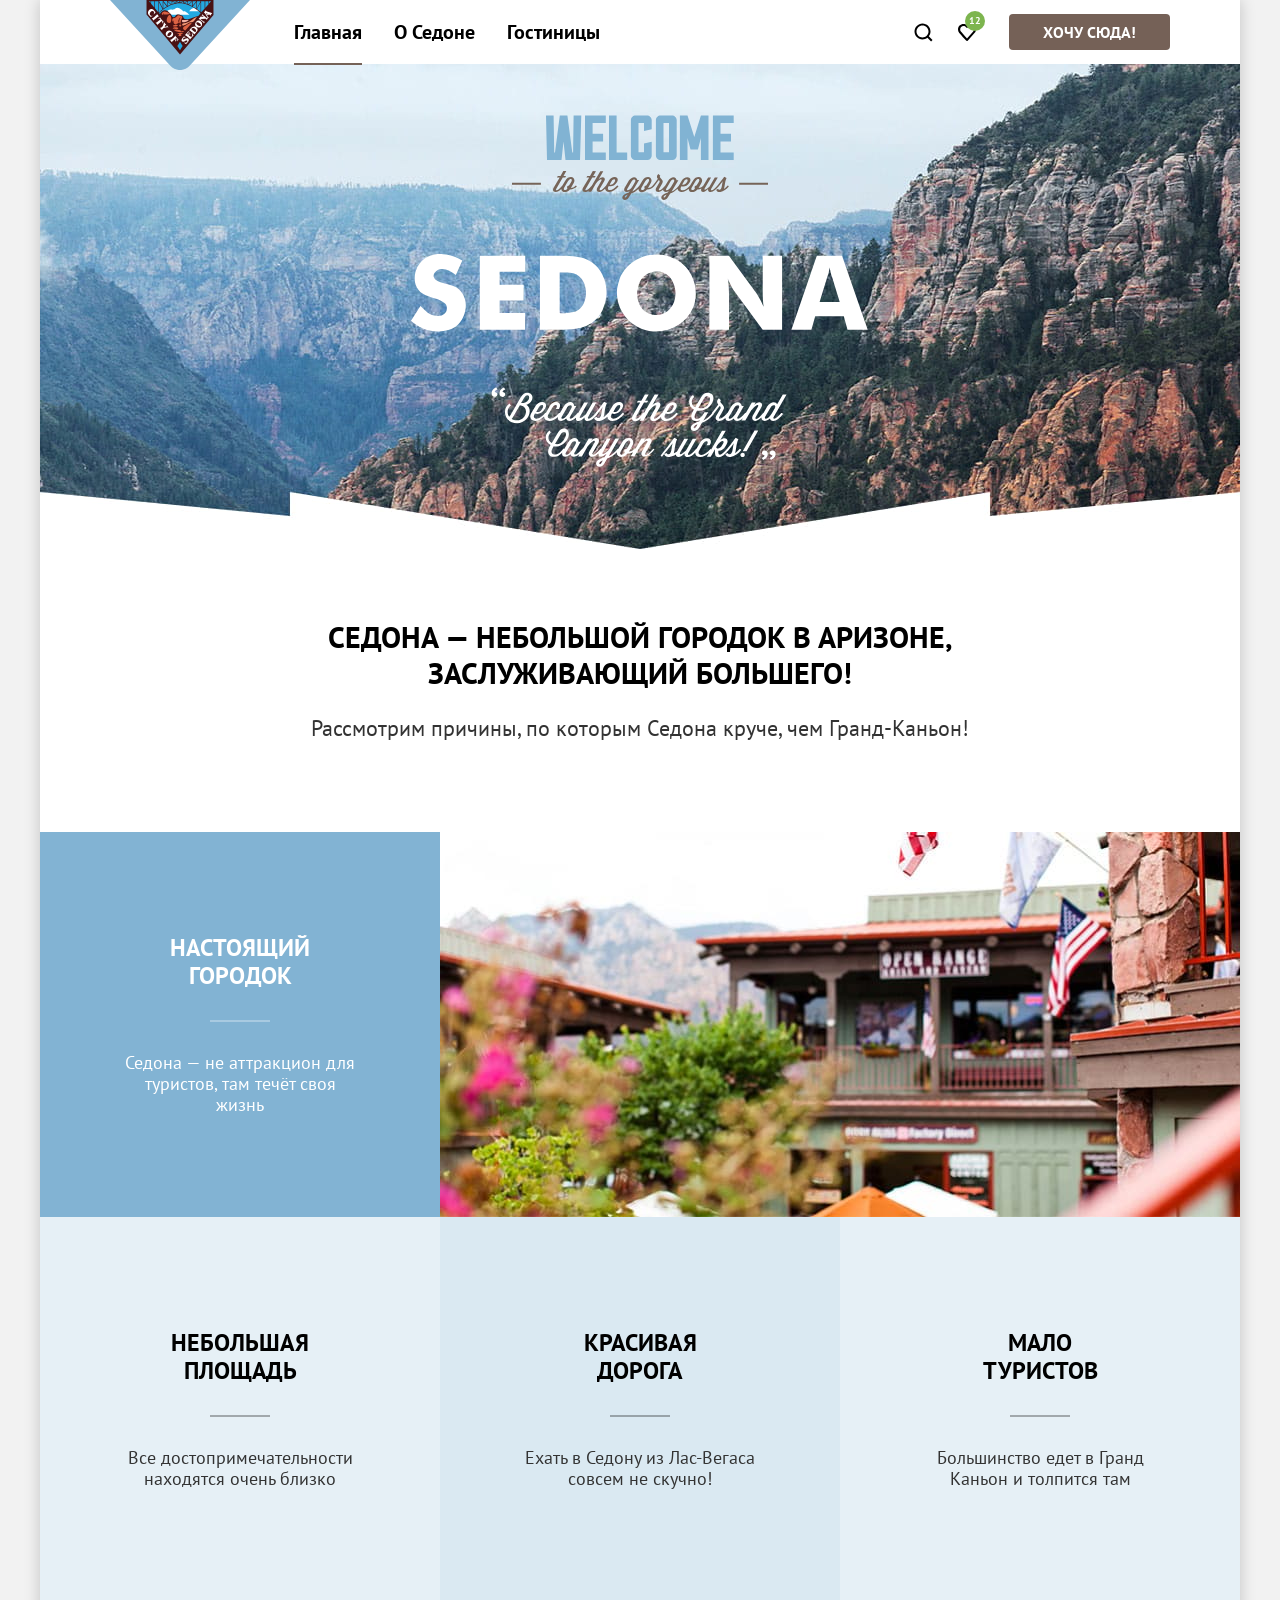
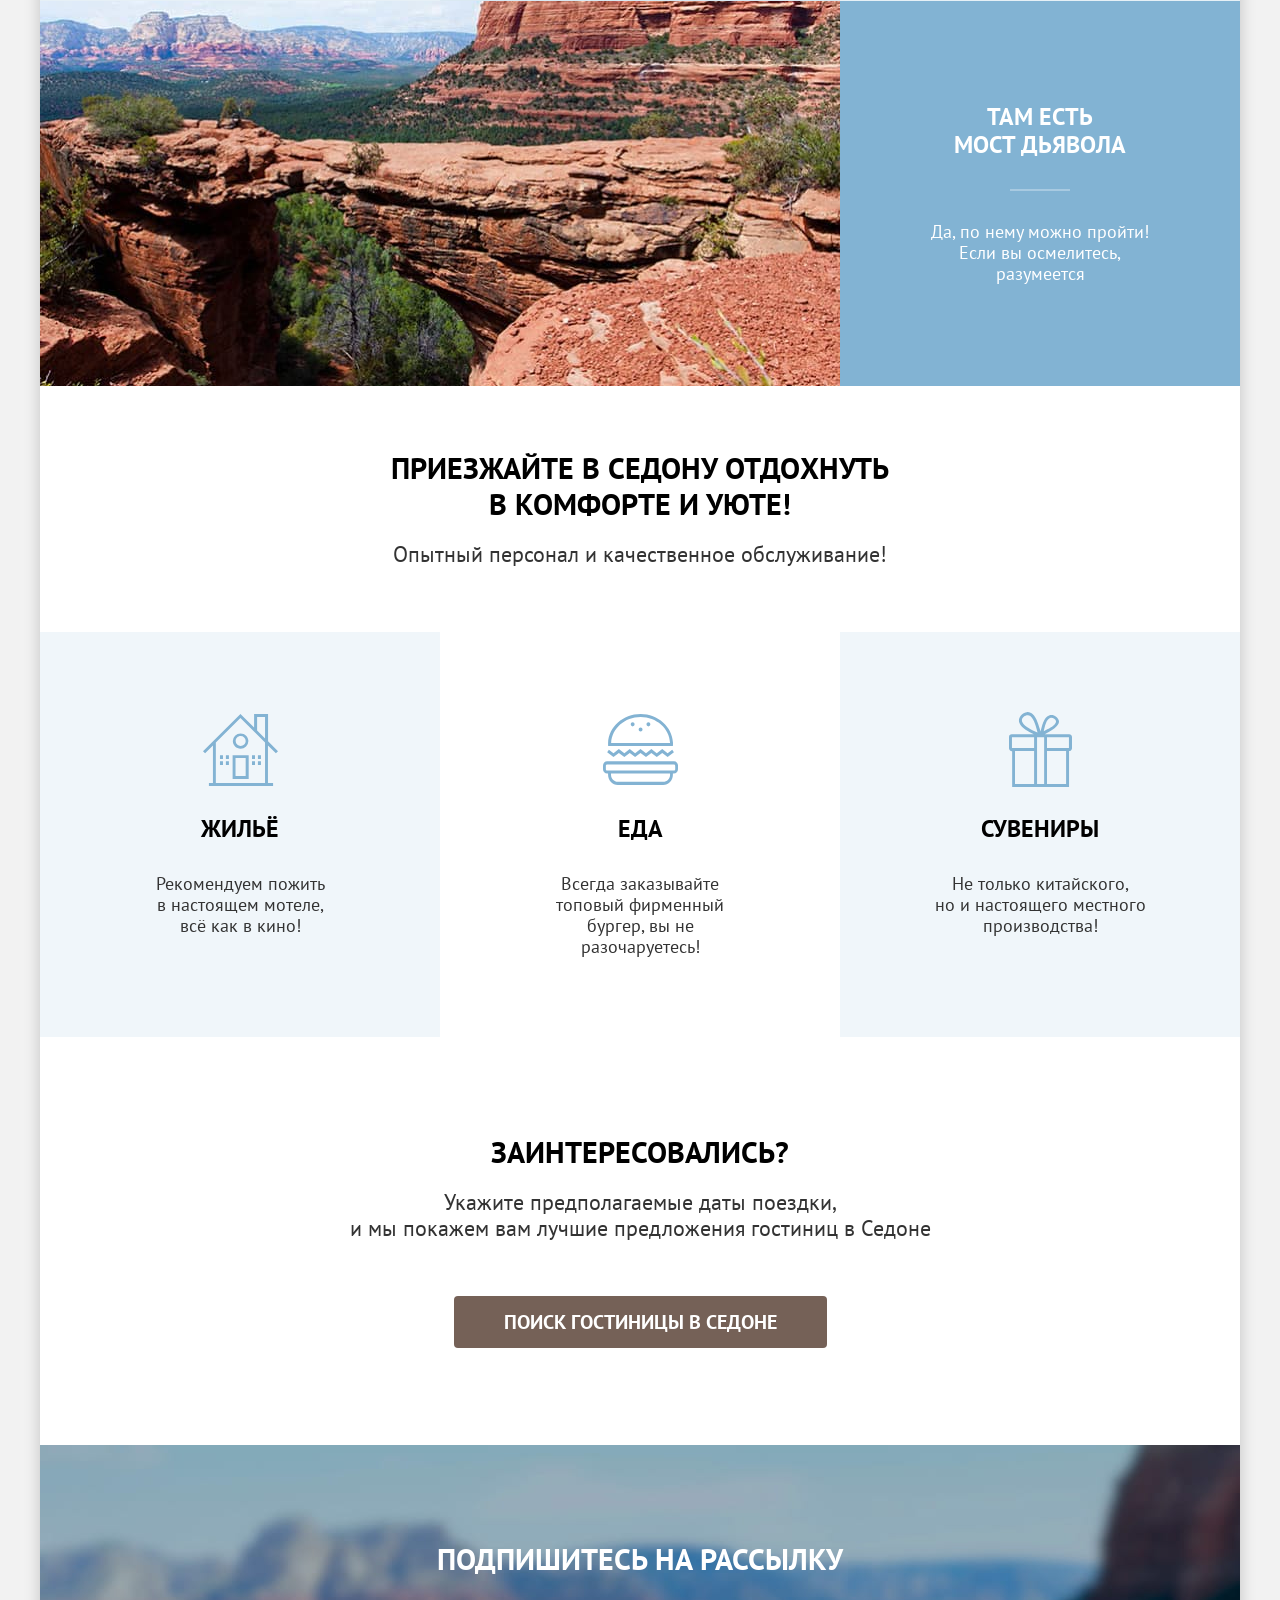
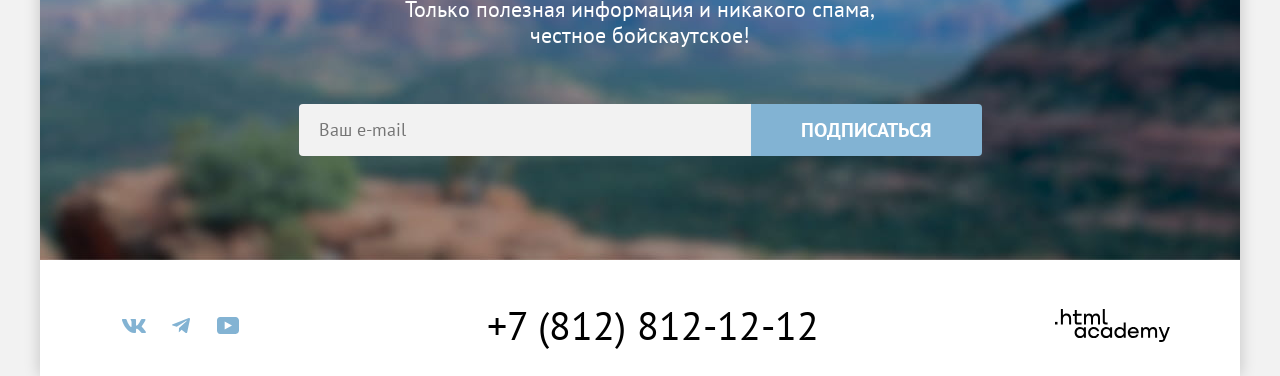
<file: index.html>
<!DOCTYPE html>
<html lang="ru">

  <head>
    <meta charset="utf-8">
    <title>Седона - городок в Аризоне</title>
    <link rel="stylesheet" href="styles/styles.css">
    <link rel="icon" sizes="32x32" href="favicon.ico">
  </head>

  <body>
    <div class="container">

      <header class="header-main" data-test="header">
        <a class="header-logo-link" href="index.html" aria-current="page">
          <img class="logo" src="images/logo-sedona.svg" width="140" height="70" alt="Логотип Седона">
        </a>

        <nav class="navigation">

          <ul class="navigation-list navigation-menu">
            <li class="navigation-item">
              <a class="navigation-link navigation-link-current" href="index.html" aria-current="page">Главная</a>
            </li>
            <li class="navigation-item">
              <a class="navigation-link" href="#">О Седоне</a>
            </li>
            <li class="navigation-item">
              <a class="navigation-link" href="catalog.html">Гостиницы</a>
            </li>
          </ul>

          <ul class="navigation-list navigation-user">
            <li class="navigation-item">
              <a class="navigation-link navigation-link-icon" href="#">
                <svg class="navigation-icon" aria-hidden="true" focusable="false" width="20" height="20"
                  viewBox="0 0 20 20" fill="none" xmlns="http://www.w3.org/2000/svg">
                  <path
                    d="M19.5 18.0083L15.8 14.3287C16.8 13.0359 17.5 11.3453 17.5 9.4558C17.5 5.08011 13.9 1.5 9.5 1.5C5.1 1.5 1.5 5.17956 1.5 9.55525C1.5 13.9309 5.1 17.511 9.5 17.511C11.3 17.511 13 16.9144 14.4 15.8204L18.1 19.5L19.5 18.0083ZM9.5 15.5221C6.2 15.5221 3.5 12.837 3.5 9.55525C3.5 6.27348 6.2 3.5884 9.5 3.5884C12.8 3.5884 15.5 6.27348 15.5 9.55525C15.5 12.837 12.8 15.5221 9.5 15.5221Z" />
                </svg>
                <span class="visually-hidden">Поиск</span>
              </a>
            </li>
            <li class="navigation-item">
              <a class="navigation-link navigation-link-icon navigation-search" href="#">
                <svg class="navigation-icon" aria-hidden="true" focusable="false" width="18" height="17"
                  viewBox="0 0 18 17" fill="none" xmlns="http://www.w3.org/2000/svg">
                  <path
                    d="M8.9 17C8.6 17 8.3 16.9 8.1 16.6C2.7 10.5 1.4 9.1 1.1 8.7C0.4 7.8 0 6.6 0 5.4C0 2.4 2.4 0 5.5 0C6.8 0 8 0.5 9 1.3C10 0.5 11.3 0 12.5 0C15.5 0 18 2.4 18 5.4C18 6.7 17.5 7.9 16.7 8.8L9.7 16.7C9.5 16.9 9.3 17 8.9 17ZM2.9 7.5C3.2 7.9 6.4 11.5 9 14.4L15.2 7.4C15.7 6.9 15.9 6.2 15.9 5.4C15.9 3.6 14.4 2.1 12.6 2.1C11.6 2.1 10.6 2.6 9.9 3.4C9.6 3.7 9.3 3.8 9 3.8C8.7 3.8 8.4 3.6 8.2 3.4C7.5 2.6 6.5 2.1 5.5 2.1C3.7 2.1 2.2 3.6 2.2 5.4C2.1 6.3 2.5 7 2.9 7.5C2.8 7.5 2.8 7.5 2.9 7.5Z" />
                </svg>
                <span class="visually-hidden">Отелей в избранном:</span>
                <span class="navigation-count">12</span>
              </a>
            </li>
            <li class="navigation-item">
              <a class="navigation-link navigation-button button" href="#">Хочу сюда!</a>
            </li>
          </ul>

        </nav>

      </header>

      <main class="main-index" data-test="main">

        <section class="preview" data-test="hero">
          <h1 class="visually-hidden">Седона</h1>
          <img class="preview-image" src="images/welcome.svg" width="458" height="352"
            alt="Welcome to the gorgeous Sedona, because the Grand Canyon sucks!">
        </section>

        <section class="advantages" data-test="advantages">
          <div class="advantages-container">
            <h2 class="advantages-title page-headline">Седона — небольшой городок в Аризоне,<br> заслуживающий большего!
            </h2>
            <p class="advantages-description page-desc">Рассмотрим причины, по которым Седона круче, чем Гранд-Каньон!
            </p>
          </div>
          <ul class="advantages-list">
            <li class="advantages-item advantages-with-image">
              <div class="advantages-item-container">
                <h3 class="advantages-item-title page-subtitle page-other-color">Настоящий городок</h3>
                <p class="advantages-item-description page-other-color">Седона — не аттракцион для
                  туристов, там течёт своя жизнь</p>
              </div>
              <img class="advantages-item-image " src="images/advantages-photo-1.jpg" width="800" height="385"
                alt="Улица Седоны">
            </li>
            <li class="advantages-item advantages-item-element">
              <h3 class="advantages-item-title page-subtitle">Небольшая<br> площадь</h3>
              <p class="advantages-item-description">Все достопримечательности находятся очень близко</p>
            </li>
            <li class="advantages-item advantages-item-element">
              <h3 class="advantages-item-title page-subtitle">Красивая<br> дорога</h3>
              <p class="advantages-item-description">Ехать в Седону из Лас-Вегаса совсем не скучно!</p>
            </li>
            <li class="advantages-item advantages-item-element">
              <h3 class="advantages-item-title page-subtitle">Мало<br> туристов</h3>
              <p class="advantages-item-description">Большинство едет в Гранд Каньон и толпится там</p>
            </li>
            <li class="advantages-item advantages-with-image">
              <img class="advantages-item-image" src="images/advantages-photo-2.jpg" width="800" height="385"
                alt="Фотография моста дьявола">
              <div class="advantages-item-container">
                <h3 class="advantages-item-title page-subtitle page-other-color">Там есть<br> мост дьявола
                </h3>
                <p class="advantages-item-description page-other-color">Да, по нему можно пройти! Если вы осмелитесь,
                  разумеется</p>
              </div>
            </li>
          </ul>
        </section>

        <section class="recommendations" data-test="service">
          <div class="recommendations-container">
            <h2 class="recommendations-title page-headline">Приезжайте в Седону отдохнуть<br> в комфорте и уюте!</h2>
            <p class="recommendations-description page-desc">Опытный персонал и качественное обслуживание!</p>
          </div>
          <ul class="recommendations-list">
            <li class="recommendations-item recommendations-home">
              <h3 class="recommendations-item-title page-subtitle">Жильё</h3>
              <p class="recommendations-item-description">Рекомендуем пожить <br> в настоящем мотеле, <br> всё как в
                кино!</p>
            </li>
            <li class="recommendations-item recommendations-food">
              <h3 class="recommendations-item-title page-subtitle">Еда</h3>
              <p class="recommendations-item-description">Всегда заказывайте <br> топовый фирменный бургер, вы не
                разочаруетесь!</p>
            </li>
            <li class="recommendations-item recommendations-gift">
              <h3 class="recommendations-item-title page-subtitle">Сувениры</h3>
              <p class="recommendations-item-description">Не только китайского, <br> но и настоящего местного
                производства!</p>
            </li>
          </ul>
        </section>

        <section class="booking" data-test="search">
          <h2 class="booking-title page-headline">Заинтересовались?</h2>
          <p class="booking-description page-desc">Укажите предполагаемые даты поездки,<br> и мы покажем вам лучшие
            предложения гостиниц
            в Седоне</p>
          <button class="booking-button button" type="button">Поиск гостиницы в седоне</button>
        </section>

        <section class="subscription main-page-subscription" data-test="subscribe">
          <h2 class="subscription-title page-headline page-other-color">Подпишитесь на рассылку</h2>
          <p class="subscription-description page-desc page-other-color">Только полезная информация и
            никакого спама,<br> честное бойскаутское!</p>
          <form class="subscription-form" action="https://echo.htmlacademy.ru/" method="post">
            <label class="visually-hidden" for="subscription-email">Укажите e-mail</label>
            <input class="field" type="email" name="subscription-email" id="subscription-email" placeholder="Ваш e-mail"
              required>
            <button class="subscription-button button button-additional" type="submit">Подписаться</button>
          </form>
        </section>

      </main>

      <footer class="main-footer" data-test="footer">

        <section class="footer-social">
          <h2 class="visually-hidden">Социальные сети</h2>
          <ul class="social-list">
            <li class="social-item">
              <a class="social-link" href="https://vk.com/htmlacademy">
                <svg class="social-icon" width="24" height="14" viewBox="0 0 24 14" fill="none"
                  xmlns="http://www.w3.org/2000/svg">
                  <path fill-rule="evenodd" clip-rule="evenodd"
                    d="M23.45 0.948C23.616 0.402 23.45 0 22.655 0H20.03C19.362 0 19.054 0.347 18.887 0.73C18.887 0.73 17.552 3.926 15.661 6.002C15.049 6.604 14.771 6.795 14.437 6.795C14.27 6.795 14.019 6.604 14.019 6.057V0.948C14.019 0.292 13.835 0 13.279 0H9.151C8.734 0 8.483 0.304 8.483 0.593C8.483 1.214 9.429 1.358 9.526 3.106V6.904C9.526 7.737 9.373 7.888 9.039 7.888C8.149 7.888 5.984 4.677 4.699 1.003C4.45 0.288 4.198 0 3.527 0H0.9C0.15 0 0 0.347 0 0.73C0 1.412 0.89 4.8 4.145 9.281C6.315 12.341 9.37 14 12.153 14C13.822 14 14.028 13.632 14.028 12.997V10.684C14.028 9.947 14.186 9.8 14.715 9.8C15.105 9.8 15.772 9.992 17.33 11.467C19.11 13.216 19.403 14 20.405 14H23.03C23.78 14 24.156 13.632 23.94 12.904C23.702 12.18 22.852 11.129 21.725 9.882C21.113 9.172 20.195 8.407 19.916 8.024C19.527 7.533 19.638 7.314 19.916 6.877C19.916 6.877 23.116 2.451 23.449 0.948H23.45Z" />
                </svg>
                <span class="visually-hidden">ВКонтакте</span>
              </a>
            </li>
            <li class="social-item">
              <a class="social-link" href="https://t.me/htmlacademy">
                <svg class="social-icon" width="18" height="16" viewBox="0 0 18 16" fill="none"
                  xmlns="http://www.w3.org/2000/svg">
                  <path
                    d="M16.785 0.0992597L0.840489 6.24776C-0.247661 6.68481 -0.241365 7.29184 0.640845 7.56253L4.73445 8.83953L14.2058 2.8637C14.6537 2.59121 15.0629 2.7378 14.7265 3.03636L7.05283 9.96185H7.05103L7.05283 9.96275L6.77045 14.1823C7.18413 14.1823 7.36669 13.9925 7.59871 13.7686L9.58705 11.8351L13.7229 14.89C14.4855 15.31 15.0332 15.0941 15.2229 14.1841L17.9379 1.38885C18.2158 0.274623 17.5126 -0.229883 16.785 0.0992597Z" />
                </svg>
                <span class="visually-hidden">Телеграм</span>
              </a>
            </li>
            <li class="social-item">
              <a class="social-link" href="https://www.youtube.com/user/htmlacademyru">
                <svg class="social-icon" width="22" height="17" viewBox="0 0 22 17" fill="none"
                  xmlns="http://www.w3.org/2000/svg">
                  <path
                    d="M18.607 0H3.17413C1.31343 0 0 1.59375 0 3.4V13.4937C0 15.4062 1.31343 17 3.17413 17H18.8259C20.4677 17 22 15.4062 22 13.6V3.4C21.7811 1.59375 20.4677 0 18.607 0ZM7.66169 12.5375V4.4625L14.995 8.5L7.66169 12.5375Z" />
                </svg>
                <span class="visually-hidden">Ютуб</span>
              </a>
            </li>
          </ul>
        </section>

        <section class="footer-contacts">
          <h2 class="visually-hidden">Контакты</h2>
          <address class="contacts-address">
            <a class="contacts-phone" href="tel:+78128121212">+7 (812) 812-12-12</a>
          </address>
        </section>

        <section class="footer-copyright">
          <h2 class="visually-hidden">Правообладатель</h2>
          <a class="footer-copyright-link" href="https://htmlacademy.ru/intensive/htmlcss">
            <svg class="footer-copyright-icon" width="115" height="33" viewBox="0 0 115 33" fill="none"
              xmlns="http://www.w3.org/2000/svg">
              <path d="M0 12.9V15.5H2.5V12.9H0Z" />
              <path
                d="M11.6 4.5C10 4.5 8.8 5.2 8 6.2H7.9V0H5.9V15.5H7.9V10.2C7.9 8.1 9.2 6.6 11.2 6.6C13 6.6 14.1 8 14.1 9.8V15.5H16.1V9.4C16.2 6.4 14.3 4.5 11.6 4.5Z" />
              <path
                d="M26.6 4.8H21.8V1.1H19.8V4.9H17.9V6.9H19.8V12.9C19.8 14.6 20.8 15.6 22.5 15.6H26.6V13.6H22.9C22.2 13.6 21.8 13.2 21.8 12.5V6.8H26.6V4.8Z" />
              <path
                d="M41.1 4.6C39.5 4.6 38.2 5.4 37.6 6.7H37.5C36.9 5.5 35.7 4.6 34.1 4.6C32.7 4.6 31.6 5.4 31 6.4H30.9V4.8H29V15.4H31V10C31 8 32 6.5 33.6 6.5C35.1 6.5 36 7.5 36 9.1V15.4H38V9.8C38 7.4 39.4 6.5 40.6 6.5C42.1 6.5 43 7.5 43 9.1V15.4H45V8.9C45.1 6.4 43.6 4.6 41.1 4.6Z" />
              <path
                d="M47.8 12.7C47.8 14.4 48.8 15.4 50.6 15.4H52.6V13.4H50.9C50.2 13.4 49.8 13 49.8 12.3V0H47.8V12.7Z" />
              <path
                d="M28.9 19.7C28 18.6 26.7 17.9 25 17.9C21.9 17.9 19.6 20.2 19.6 23.5C19.6 26.8 21.9 29.1 25 29.1C26.8 29.1 28 28.3 28.8 27.2H28.9V28.8H30.9V18.2H28.9V19.7ZM25.3 27.1C23.1 27.1 21.7 25.5 21.7 23.5C21.7 21.5 23.1 19.9 25.3 19.9C27.5 19.9 28.9 21.5 28.9 23.5C28.9 25.4 27.5 27.1 25.3 27.1Z" />
              <path
                d="M44.2 22C43.7 19.6 41.6 17.9 38.8 17.9C35.4 17.9 33.2 20.4 33.2 23.5C33.2 26.6 35.4 29.1 38.8 29.1C41.6 29.1 43.7 27.3 44.2 24.9H42.1C41.7 26.2 40.4 27.2 38.8 27.2C36.6 27.2 35.2 25.6 35.2 23.6C35.2 21.6 36.6 20 38.8 20C40.4 20 41.6 21 42.1 22.2H44.2V22Z" />
              <path
                d="M55.1 19.7C54.2 18.6 52.9 17.9 51.2 17.9C48.1 17.9 45.8 20.2 45.8 23.5C45.8 26.8 48.1 29.1 51.2 29.1C53 29.1 54.2 28.3 55 27.2H55.1V28.8H57.1V18.2H55.1V19.7ZM51.5 27.1C49.3 27.1 47.9 25.5 47.9 23.5C47.9 21.5 49.3 19.9 51.5 19.9C53.7 19.9 55.1 21.5 55.1 23.5C55.1 25.4 53.6 27.1 51.5 27.1Z" />
              <path
                d="M68.7 19.8C67.8 18.7 66.5 17.9 64.8 17.9C61.7 17.9 59.4 20.2 59.4 23.5C59.4 26.8 61.6 29.1 64.8 29.1C66.5 29.1 67.8 28.3 68.6 27.3H68.7V28.8H70.7V13.4H68.7V19.8ZM65.1 27.1C62.9 27.1 61.5 25.5 61.5 23.5C61.5 21.5 62.9 19.9 65.1 19.9C67.3 19.9 68.7 21.5 68.7 23.5C68.6 25.5 67.2 27.1 65.1 27.1Z" />
              <path
                d="M78.3 17.9C75 17.9 72.8 20.4 72.8 23.5C72.8 26.5 74.9 29.1 78.3 29.1C80.8 29.1 82.8 27.8 83.5 25.5H81.4C80.9 26.5 79.8 27.1 78.4 27.1C76.5 27.1 75.1 25.8 75 24.2H83.8C84 20.6 81.8 17.9 78.3 17.9ZM78.3 19.8C80 19.8 81.3 20.8 81.6 22.4H75.1C75.4 20.9 76.6 19.8 78.3 19.8Z" />
              <path
                d="M98.2 17.9C96.6 17.9 95.3 18.7 94.6 19.9H94.5C93.9 18.7 92.7 17.9 91.1 17.9C89.7 17.9 88.6 18.6 88 19.7V18.2H86.1V28.8H88.1V23.4C88.1 21.4 89.1 20 90.7 19.9C92.2 19.9 93.1 20.9 93.1 22.5V28.8H95.1V23.2C95.1 20.8 96.5 19.9 97.7 19.9C99.2 19.9 100.1 20.9 100.1 22.5V28.8H102.1V22.3C102.2 19.7 100.7 17.9 98.2 17.9Z" />
              <path
                d="M109.4 27L105.8 18.1H103.6L108.4 29.7C108.1 30.6 107.7 30.9 106.7 30.9H104.2V32.9H106.7C108.5 32.9 109.5 32.1 110.2 30.3L114.9 18.1H112.8L109.4 27Z" />
            </svg>
          </a>
        </section>

      </footer>

      <div class="modal-container modal-container-close">
        <div class="modal modal-search">
          <button class="modal-close-button" type="button"><span class="visually-hidden">Закрыть модальное
              окно</span></button>
          <section class="modal-content">
            <h2 class="modal-title">Поиск гостиницы в Седоне</h2>
            <form class="modal-form" action="https://echo.htmlacademy.ru/" method="post">
              <label class="modal-label modal-label-check-in" for="check-in">Дата заезда:</label>
              <div class="modal-input-container container-check-in">
                <input class="modal-input modal-input-check-in" type="text" id="check-in" name="check-in"
                  value="27 апреля 2020" placeholder="Укажите дату" required>
                <p class="modal-input-info modal-input-info-error">Мы не можем отправить вас в прошлое.</p>
              </div>
              <label class="modal-label modal-label-check-out" for="check-out">Дата выезда:</label>
              <div class="modal-input-container container-check-out">
                <input class="modal-input modal-input-check-out" type="text" id="check-out" name="check-out"
                  value="1 сентября 2021" placeholder="Укажите дату" required>
                <p class="modal-input-info">На эти даты есть свободные номера. Пока есть.</p>
              </div>
              <label class="modal-label modal-label-adult" for="adult">Взрослые:</label>
              <div class="modal-input-container container-adult">
                <input class="modal-input modal-input-adult" type="number" id="adult" name="adult" value="2" required>
                <button class="minus" type="button"><span class="visually-hidden">Убавить количество
                    взрослых</span></button>
                <button class="plus" type="button"><span class="visually-hidden">Добавить количество
                    взрослых</span></button>
              </div>
              <div class="modal-label-container">
                <label class="modal-label modal-label-child" for="child">Дети:</label>
                <span class="modal-info tooltip">
                  <button class="tooltip-toggle" type="button" aria-labelledby="tooltip-label-date">
                    <svg class="tooltip-icon" width="20" height="20" viewBox="0 0 20 20" fill="none"
                      xmlns="http://www.w3.org/2000/svg">
                      <path fill-rule="evenodd" clip-rule="evenodd" d="M9 4H11V6H9V4ZM11 16H9V7H11V16Z" fill="white" />
                    </svg>
                  </button>
                  <span class="tooltip-text" role="tooltip" id="tooltip-label-date">Укажите количество детей, которые
                    будут с вами, возраст которых от 6 до 18 лет. Дети до 6 лет размещаются бесплатно.</span>
                </span>
              </div>
              <div class="modal-input-container container-child">
                <input class="modal-input modal-input-child" type="number" id="child" name="child" value="2" required>
                <button class="minus" type="button"><span class="visually-hidden">Убавить количество
                    детей</span></button>
                <button class="plus" type="button"><span class="visually-hidden">Добавить количество
                    детей</span></button>
              </div>
              <button class="modal-button button button-additional" type="submit">Найти</button>
            </form>

          </section>
        </div>
      </div>

    </div>
  </body>

</html>
</file>
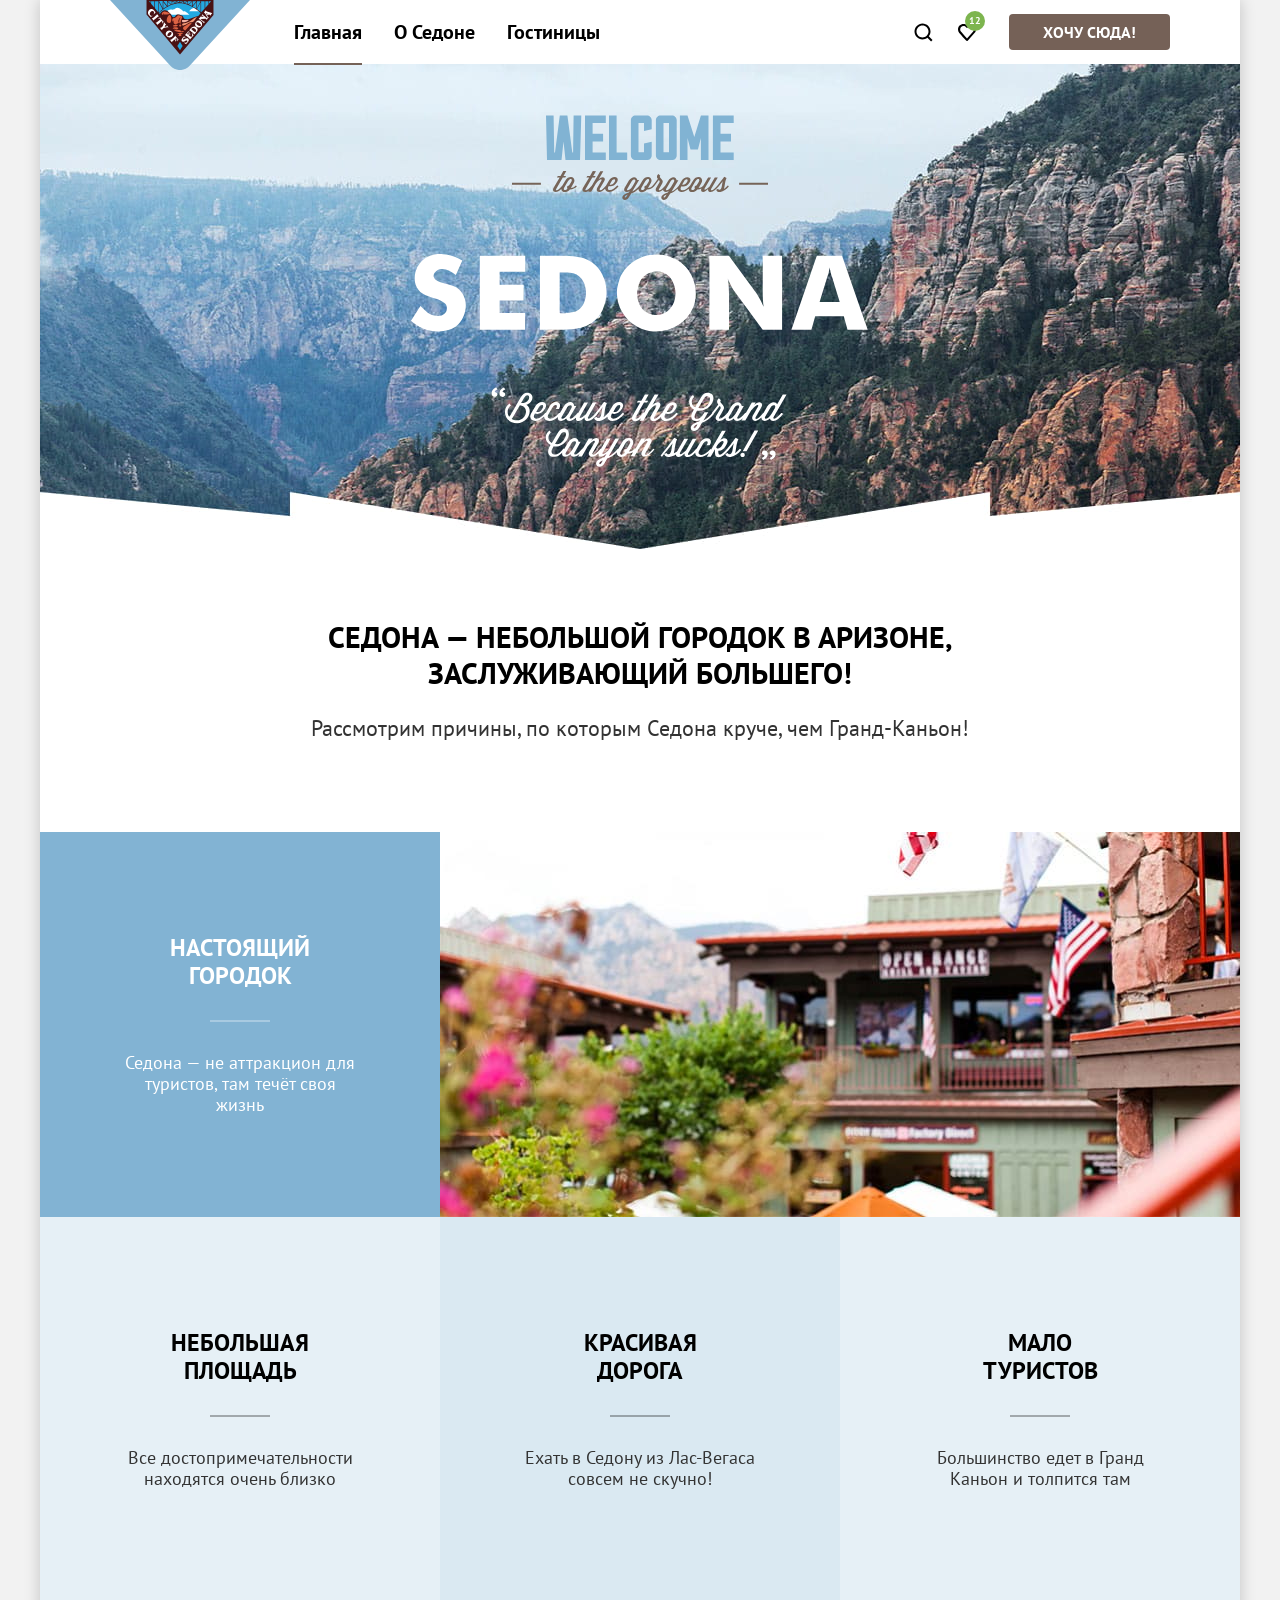
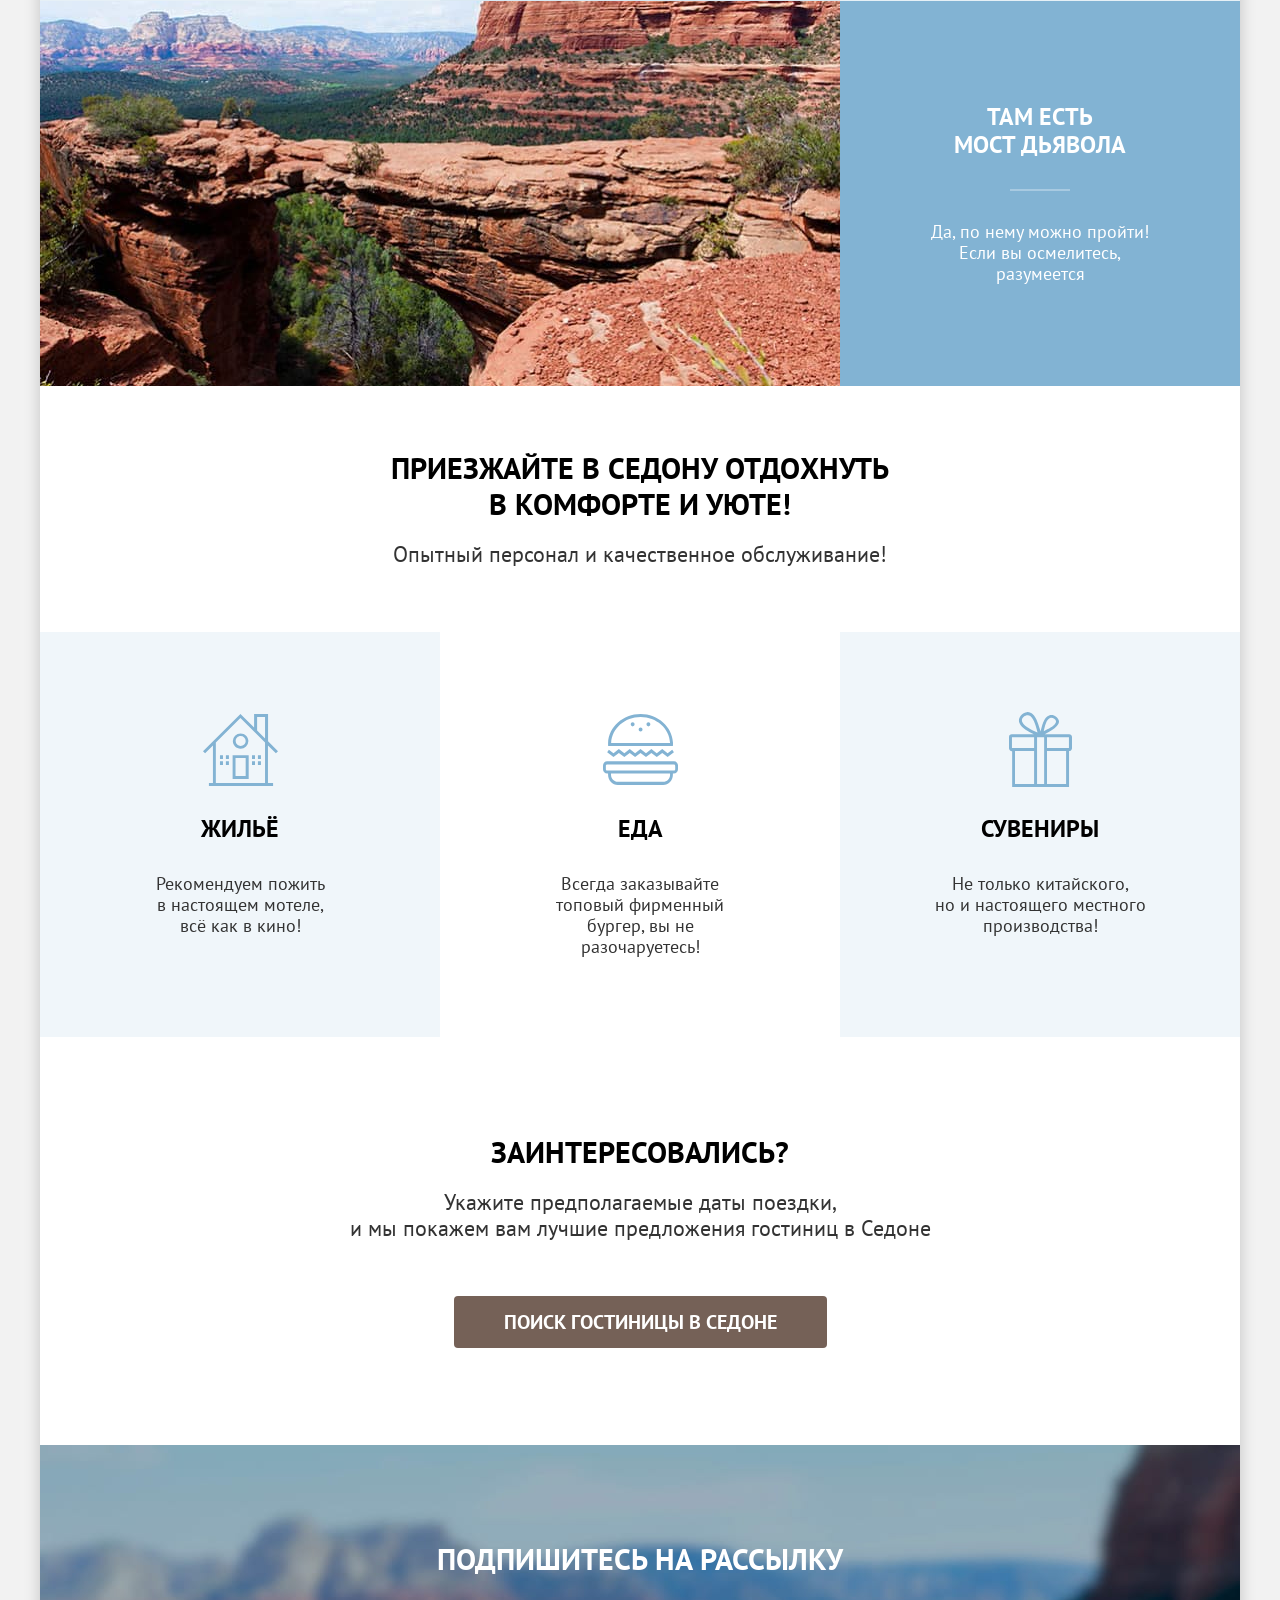
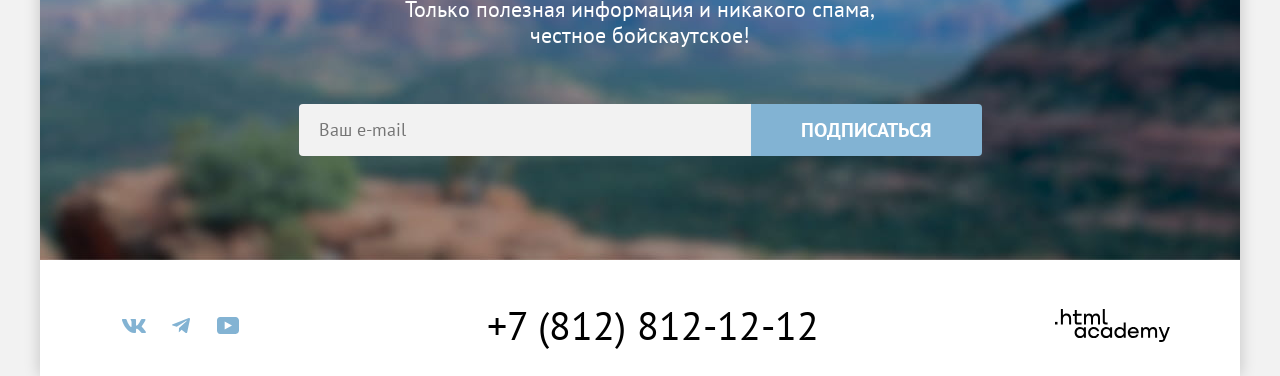
<file: 1/index.html>
<!DOCTYPE html>
<html lang="ru">

  <head>
    <meta charset="utf-8">
    <title>Седона - городок в Аризоне</title>
    <link rel="stylesheet" href="styles/styles.css">
    <link rel="icon" sizes="32x32" href="favicon.ico">
    <base href="https://htmlacademy-htmlcss.github.io/90549-sedona-3/1/">
</head>

  <body>
    <div class="container">

      <header class="header-main" data-test="header">
        <a class="header-logo-link" href="index.html" aria-current="page">
          <img class="logo" src="images/logo-sedona.svg" width="140" height="70" alt="Логотип Седона">
        </a>

        <nav class="navigation">

          <ul class="navigation-list navigation-menu">
            <li class="navigation-item">
              <a class="navigation-link navigation-link-current" href="index.html" aria-current="page">Главная</a>
            </li>
            <li class="navigation-item">
              <a class="navigation-link" href="#">О Седоне</a>
            </li>
            <li class="navigation-item">
              <a class="navigation-link" href="catalog.html">Гостиницы</a>
            </li>
          </ul>

          <ul class="navigation-list navigation-user">
            <li class="navigation-item">
              <a class="navigation-link navigation-link-icon" href="#">
                <svg class="navigation-icon" aria-hidden="true" focusable="false" width="20" height="20"
                  viewBox="0 0 20 20" fill="none" xmlns="http://www.w3.org/2000/svg">
                  <path
                    d="M19.5 18.0083L15.8 14.3287C16.8 13.0359 17.5 11.3453 17.5 9.4558C17.5 5.08011 13.9 1.5 9.5 1.5C5.1 1.5 1.5 5.17956 1.5 9.55525C1.5 13.9309 5.1 17.511 9.5 17.511C11.3 17.511 13 16.9144 14.4 15.8204L18.1 19.5L19.5 18.0083ZM9.5 15.5221C6.2 15.5221 3.5 12.837 3.5 9.55525C3.5 6.27348 6.2 3.5884 9.5 3.5884C12.8 3.5884 15.5 6.27348 15.5 9.55525C15.5 12.837 12.8 15.5221 9.5 15.5221Z" />
                </svg>
                <span class="visually-hidden">Поиск</span>
              </a>
            </li>
            <li class="navigation-item">
              <a class="navigation-link navigation-link-icon navigation-search" href="#">
                <svg class="navigation-icon" aria-hidden="true" focusable="false" width="18" height="17"
                  viewBox="0 0 18 17" fill="none" xmlns="http://www.w3.org/2000/svg">
                  <path
                    d="M8.9 17C8.6 17 8.3 16.9 8.1 16.6C2.7 10.5 1.4 9.1 1.1 8.7C0.4 7.8 0 6.6 0 5.4C0 2.4 2.4 0 5.5 0C6.8 0 8 0.5 9 1.3C10 0.5 11.3 0 12.5 0C15.5 0 18 2.4 18 5.4C18 6.7 17.5 7.9 16.7 8.8L9.7 16.7C9.5 16.9 9.3 17 8.9 17ZM2.9 7.5C3.2 7.9 6.4 11.5 9 14.4L15.2 7.4C15.7 6.9 15.9 6.2 15.9 5.4C15.9 3.6 14.4 2.1 12.6 2.1C11.6 2.1 10.6 2.6 9.9 3.4C9.6 3.7 9.3 3.8 9 3.8C8.7 3.8 8.4 3.6 8.2 3.4C7.5 2.6 6.5 2.1 5.5 2.1C3.7 2.1 2.2 3.6 2.2 5.4C2.1 6.3 2.5 7 2.9 7.5C2.8 7.5 2.8 7.5 2.9 7.5Z" />
                </svg>
                <span class="visually-hidden">Отелей в избранном:</span>
                <span class="navigation-count">12</span>
              </a>
            </li>
            <li class="navigation-item">
              <a class="navigation-link navigation-button button" href="#">Хочу сюда!</a>
            </li>
          </ul>

        </nav>

      </header>

      <main class="main-index" data-test="main">

        <section class="preview" data-test="hero">
          <h1 class="visually-hidden">Седона</h1>
          <img class="preview-image" src="images/welcome.svg" width="458" height="352"
            alt="Welcome to the gorgeous Sedona, because the Grand Canyon sucks!">
        </section>

        <section class="advantages" data-test="advantages">
          <div class="advantages-container">
            <h2 class="advantages-title page-headline">Седона — небольшой городок в Аризоне,<br> заслуживающий большего!
            </h2>
            <p class="advantages-description page-desc">Рассмотрим причины, по которым Седона круче, чем Гранд-Каньон!
            </p>
          </div>
          <ul class="advantages-list">
            <li class="advantages-item advantages-with-image">
              <div class="advantages-item-container">
                <h3 class="advantages-item-title page-subtitle page-other-color">Настоящий городок</h3>
                <p class="advantages-item-description page-other-color">Седона — не аттракцион для
                  туристов, там течёт своя жизнь</p>
              </div>
              <img class="advantages-item-image " src="images/advantages-photo-1.jpg" width="800" height="385"
                alt="Улица Седоны">
            </li>
            <li class="advantages-item advantages-item-element">
              <h3 class="advantages-item-title page-subtitle">Небольшая<br> площадь</h3>
              <p class="advantages-item-description">Все достопримечательности находятся очень близко</p>
            </li>
            <li class="advantages-item advantages-item-element">
              <h3 class="advantages-item-title page-subtitle">Красивая<br> дорога</h3>
              <p class="advantages-item-description">Ехать в Седону из Лас-Вегаса совсем не скучно!</p>
            </li>
            <li class="advantages-item advantages-item-element">
              <h3 class="advantages-item-title page-subtitle">Мало<br> туристов</h3>
              <p class="advantages-item-description">Большинство едет в Гранд Каньон и толпится там</p>
            </li>
            <li class="advantages-item advantages-with-image">
              <img class="advantages-item-image" src="images/advantages-photo-2.jpg" width="800" height="385"
                alt="Фотография моста дьявола">
              <div class="advantages-item-container">
                <h3 class="advantages-item-title page-subtitle page-other-color">Там есть<br> мост дьявола
                </h3>
                <p class="advantages-item-description page-other-color">Да, по нему можно пройти! Если вы осмелитесь,
                  разумеется</p>
              </div>
            </li>
          </ul>
        </section>

        <section class="recommendations" data-test="service">
          <div class="recommendations-container">
            <h2 class="recommendations-title page-headline">Приезжайте в Седону отдохнуть<br> в комфорте и уюте!</h2>
            <p class="recommendations-description page-desc">Опытный персонал и качественное обслуживание!</p>
          </div>
          <ul class="recommendations-list">
            <li class="recommendations-item recommendations-home">
              <h3 class="recommendations-item-title page-subtitle">Жильё</h3>
              <p class="recommendations-item-description">Рекомендуем пожить <br> в настоящем мотеле, <br> всё как в
                кино!</p>
            </li>
            <li class="recommendations-item recommendations-food">
              <h3 class="recommendations-item-title page-subtitle">Еда</h3>
              <p class="recommendations-item-description">Всегда заказывайте <br> топовый фирменный бургер, вы не
                разочаруетесь!</p>
            </li>
            <li class="recommendations-item recommendations-gift">
              <h3 class="recommendations-item-title page-subtitle">Сувениры</h3>
              <p class="recommendations-item-description">Не только китайского, <br> но и настоящего местного
                производства!</p>
            </li>
          </ul>
        </section>

        <section class="booking" data-test="search">
          <h2 class="booking-title page-headline">Заинтересовались?</h2>
          <p class="booking-description page-desc">Укажите предполагаемые даты поездки,<br> и мы покажем вам лучшие
            предложения гостиниц
            в Седоне</p>
          <button class="booking-button button" type="button">Поиск гостиницы в седоне</button>
        </section>

        <section class="subscription main-page-subscription" data-test="subscribe">
          <h2 class="subscription-title page-headline page-other-color">Подпишитесь на рассылку</h2>
          <p class="subscription-description page-desc page-other-color">Только полезная информация и
            никакого спама,<br> честное бойскаутское!</p>
          <form class="subscription-form" action="https://echo.htmlacademy.ru/" method="post">
            <label class="visually-hidden" for="subscription-email">Укажите e-mail</label>
            <input class="field" type="email" name="subscription-email" id="subscription-email" placeholder="Ваш e-mail"
              required>
            <button class="subscription-button button button-additional" type="submit">Подписаться</button>
          </form>
        </section>

      </main>

      <footer class="main-footer" data-test="footer">

        <section class="footer-social">
          <h2 class="visually-hidden">Социальные сети</h2>
          <ul class="social-list">
            <li class="social-item">
              <a class="social-link" href="https://vk.com/htmlacademy">
                <svg class="social-icon" width="24" height="14" viewBox="0 0 24 14" fill="none"
                  xmlns="http://www.w3.org/2000/svg">
                  <path fill-rule="evenodd" clip-rule="evenodd"
                    d="M23.45 0.948C23.616 0.402 23.45 0 22.655 0H20.03C19.362 0 19.054 0.347 18.887 0.73C18.887 0.73 17.552 3.926 15.661 6.002C15.049 6.604 14.771 6.795 14.437 6.795C14.27 6.795 14.019 6.604 14.019 6.057V0.948C14.019 0.292 13.835 0 13.279 0H9.151C8.734 0 8.483 0.304 8.483 0.593C8.483 1.214 9.429 1.358 9.526 3.106V6.904C9.526 7.737 9.373 7.888 9.039 7.888C8.149 7.888 5.984 4.677 4.699 1.003C4.45 0.288 4.198 0 3.527 0H0.9C0.15 0 0 0.347 0 0.73C0 1.412 0.89 4.8 4.145 9.281C6.315 12.341 9.37 14 12.153 14C13.822 14 14.028 13.632 14.028 12.997V10.684C14.028 9.947 14.186 9.8 14.715 9.8C15.105 9.8 15.772 9.992 17.33 11.467C19.11 13.216 19.403 14 20.405 14H23.03C23.78 14 24.156 13.632 23.94 12.904C23.702 12.18 22.852 11.129 21.725 9.882C21.113 9.172 20.195 8.407 19.916 8.024C19.527 7.533 19.638 7.314 19.916 6.877C19.916 6.877 23.116 2.451 23.449 0.948H23.45Z" />
                </svg>
                <span class="visually-hidden">ВКонтакте</span>
              </a>
            </li>
            <li class="social-item">
              <a class="social-link" href="https://t.me/htmlacademy">
                <svg class="social-icon" width="18" height="16" viewBox="0 0 18 16" fill="none"
                  xmlns="http://www.w3.org/2000/svg">
                  <path
                    d="M16.785 0.0992597L0.840489 6.24776C-0.247661 6.68481 -0.241365 7.29184 0.640845 7.56253L4.73445 8.83953L14.2058 2.8637C14.6537 2.59121 15.0629 2.7378 14.7265 3.03636L7.05283 9.96185H7.05103L7.05283 9.96275L6.77045 14.1823C7.18413 14.1823 7.36669 13.9925 7.59871 13.7686L9.58705 11.8351L13.7229 14.89C14.4855 15.31 15.0332 15.0941 15.2229 14.1841L17.9379 1.38885C18.2158 0.274623 17.5126 -0.229883 16.785 0.0992597Z" />
                </svg>
                <span class="visually-hidden">Телеграм</span>
              </a>
            </li>
            <li class="social-item">
              <a class="social-link" href="https://www.youtube.com/user/htmlacademyru">
                <svg class="social-icon" width="22" height="17" viewBox="0 0 22 17" fill="none"
                  xmlns="http://www.w3.org/2000/svg">
                  <path
                    d="M18.607 0H3.17413C1.31343 0 0 1.59375 0 3.4V13.4937C0 15.4062 1.31343 17 3.17413 17H18.8259C20.4677 17 22 15.4062 22 13.6V3.4C21.7811 1.59375 20.4677 0 18.607 0ZM7.66169 12.5375V4.4625L14.995 8.5L7.66169 12.5375Z" />
                </svg>
                <span class="visually-hidden">Ютуб</span>
              </a>
            </li>
          </ul>
        </section>

        <section class="footer-contacts">
          <h2 class="visually-hidden">Контакты</h2>
          <address class="contacts-address">
            <a class="contacts-phone" href="tel:+78128121212">+7 (812) 812-12-12</a>
          </address>
        </section>

        <section class="footer-copyright">
          <h2 class="visually-hidden">Правообладатель</h2>
          <a class="footer-copyright-link" href="https://htmlacademy.ru/intensive/htmlcss">
            <svg class="footer-copyright-icon" width="115" height="33" viewBox="0 0 115 33" fill="none"
              xmlns="http://www.w3.org/2000/svg">
              <path d="M0 12.9V15.5H2.5V12.9H0Z" />
              <path
                d="M11.6 4.5C10 4.5 8.8 5.2 8 6.2H7.9V0H5.9V15.5H7.9V10.2C7.9 8.1 9.2 6.6 11.2 6.6C13 6.6 14.1 8 14.1 9.8V15.5H16.1V9.4C16.2 6.4 14.3 4.5 11.6 4.5Z" />
              <path
                d="M26.6 4.8H21.8V1.1H19.8V4.9H17.9V6.9H19.8V12.9C19.8 14.6 20.8 15.6 22.5 15.6H26.6V13.6H22.9C22.2 13.6 21.8 13.2 21.8 12.5V6.8H26.6V4.8Z" />
              <path
                d="M41.1 4.6C39.5 4.6 38.2 5.4 37.6 6.7H37.5C36.9 5.5 35.7 4.6 34.1 4.6C32.7 4.6 31.6 5.4 31 6.4H30.9V4.8H29V15.4H31V10C31 8 32 6.5 33.6 6.5C35.1 6.5 36 7.5 36 9.1V15.4H38V9.8C38 7.4 39.4 6.5 40.6 6.5C42.1 6.5 43 7.5 43 9.1V15.4H45V8.9C45.1 6.4 43.6 4.6 41.1 4.6Z" />
              <path
                d="M47.8 12.7C47.8 14.4 48.8 15.4 50.6 15.4H52.6V13.4H50.9C50.2 13.4 49.8 13 49.8 12.3V0H47.8V12.7Z" />
              <path
                d="M28.9 19.7C28 18.6 26.7 17.9 25 17.9C21.9 17.9 19.6 20.2 19.6 23.5C19.6 26.8 21.9 29.1 25 29.1C26.8 29.1 28 28.3 28.8 27.2H28.9V28.8H30.9V18.2H28.9V19.7ZM25.3 27.1C23.1 27.1 21.7 25.5 21.7 23.5C21.7 21.5 23.1 19.9 25.3 19.9C27.5 19.9 28.9 21.5 28.9 23.5C28.9 25.4 27.5 27.1 25.3 27.1Z" />
              <path
                d="M44.2 22C43.7 19.6 41.6 17.9 38.8 17.9C35.4 17.9 33.2 20.4 33.2 23.5C33.2 26.6 35.4 29.1 38.8 29.1C41.6 29.1 43.7 27.3 44.2 24.9H42.1C41.7 26.2 40.4 27.2 38.8 27.2C36.6 27.2 35.2 25.6 35.2 23.6C35.2 21.6 36.6 20 38.8 20C40.4 20 41.6 21 42.1 22.2H44.2V22Z" />
              <path
                d="M55.1 19.7C54.2 18.6 52.9 17.9 51.2 17.9C48.1 17.9 45.8 20.2 45.8 23.5C45.8 26.8 48.1 29.1 51.2 29.1C53 29.1 54.2 28.3 55 27.2H55.1V28.8H57.1V18.2H55.1V19.7ZM51.5 27.1C49.3 27.1 47.9 25.5 47.9 23.5C47.9 21.5 49.3 19.9 51.5 19.9C53.7 19.9 55.1 21.5 55.1 23.5C55.1 25.4 53.6 27.1 51.5 27.1Z" />
              <path
                d="M68.7 19.8C67.8 18.7 66.5 17.9 64.8 17.9C61.7 17.9 59.4 20.2 59.4 23.5C59.4 26.8 61.6 29.1 64.8 29.1C66.5 29.1 67.8 28.3 68.6 27.3H68.7V28.8H70.7V13.4H68.7V19.8ZM65.1 27.1C62.9 27.1 61.5 25.5 61.5 23.5C61.5 21.5 62.9 19.9 65.1 19.9C67.3 19.9 68.7 21.5 68.7 23.5C68.6 25.5 67.2 27.1 65.1 27.1Z" />
              <path
                d="M78.3 17.9C75 17.9 72.8 20.4 72.8 23.5C72.8 26.5 74.9 29.1 78.3 29.1C80.8 29.1 82.8 27.8 83.5 25.5H81.4C80.9 26.5 79.8 27.1 78.4 27.1C76.5 27.1 75.1 25.8 75 24.2H83.8C84 20.6 81.8 17.9 78.3 17.9ZM78.3 19.8C80 19.8 81.3 20.8 81.6 22.4H75.1C75.4 20.9 76.6 19.8 78.3 19.8Z" />
              <path
                d="M98.2 17.9C96.6 17.9 95.3 18.7 94.6 19.9H94.5C93.9 18.7 92.7 17.9 91.1 17.9C89.7 17.9 88.6 18.6 88 19.7V18.2H86.1V28.8H88.1V23.4C88.1 21.4 89.1 20 90.7 19.9C92.2 19.9 93.1 20.9 93.1 22.5V28.8H95.1V23.2C95.1 20.8 96.5 19.9 97.7 19.9C99.2 19.9 100.1 20.9 100.1 22.5V28.8H102.1V22.3C102.2 19.7 100.7 17.9 98.2 17.9Z" />
              <path
                d="M109.4 27L105.8 18.1H103.6L108.4 29.7C108.1 30.6 107.7 30.9 106.7 30.9H104.2V32.9H106.7C108.5 32.9 109.5 32.1 110.2 30.3L114.9 18.1H112.8L109.4 27Z" />
            </svg>
          </a>
        </section>

      </footer>

      <div class="modal-container modal-container-close">
        <div class="modal modal-search">
          <button class="modal-close-button" type="button"><span class="visually-hidden">Закрыть модальное
              окно</span></button>
          <section class="modal-content">
            <h2 class="modal-title">Поиск гостиницы в Седоне</h2>
            <form class="modal-form" action="https://echo.htmlacademy.ru/" method="post">
              <label class="modal-label modal-label-check-in" for="check-in">Дата заезда:</label>
              <div class="modal-input-container container-check-in">
                <input class="modal-input modal-input-check-in" type="text" id="check-in" name="check-in"
                  value="27 апреля 2020" placeholder="Укажите дату" required>
                <p class="modal-input-info modal-input-info-error">Мы не можем отправить вас в прошлое.</p>
              </div>
              <label class="modal-label modal-label-check-out" for="check-out">Дата выезда:</label>
              <div class="modal-input-container container-check-out">
                <input class="modal-input modal-input-check-out" type="text" id="check-out" name="check-out"
                  value="1 сентября 2021" placeholder="Укажите дату" required>
                <p class="modal-input-info">На эти даты есть свободные номера. Пока есть.</p>
              </div>
              <label class="modal-label modal-label-adult" for="adult">Взрослые:</label>
              <div class="modal-input-container container-adult">
                <input class="modal-input modal-input-adult" type="number" id="adult" name="adult" value="2" required>
                <button class="minus" type="button"><span class="visually-hidden">Убавить количество
                    взрослых</span></button>
                <button class="plus" type="button"><span class="visually-hidden">Добавить количество
                    взрослых</span></button>
              </div>
              <div class="modal-label-container">
                <label class="modal-label modal-label-child" for="child">Дети:</label>
                <span class="modal-info tooltip">
                  <button class="tooltip-toggle" type="button" aria-labelledby="tooltip-label-date">
                    <svg class="tooltip-icon" width="20" height="20" viewBox="0 0 20 20" fill="none"
                      xmlns="http://www.w3.org/2000/svg">
                      <path fill-rule="evenodd" clip-rule="evenodd" d="M9 4H11V6H9V4ZM11 16H9V7H11V16Z" fill="white" />
                    </svg>
                  </button>
                  <span class="tooltip-text" role="tooltip" id="tooltip-label-date">Укажите количество детей, которые
                    будут с вами, возраст которых от 6 до 18 лет. Дети до 6 лет размещаются бесплатно.</span>
                </span>
              </div>
              <div class="modal-input-container container-child">
                <input class="modal-input modal-input-child" type="number" id="child" name="child" value="2" required>
                <button class="minus" type="button"><span class="visually-hidden">Убавить количество
                    детей</span></button>
                <button class="plus" type="button"><span class="visually-hidden">Добавить количество
                    детей</span></button>
              </div>
              <button class="modal-button button button-additional" type="submit">Найти</button>
            </form>

          </section>
        </div>
      </div>

    </div>
  </body>

</html>
</file>
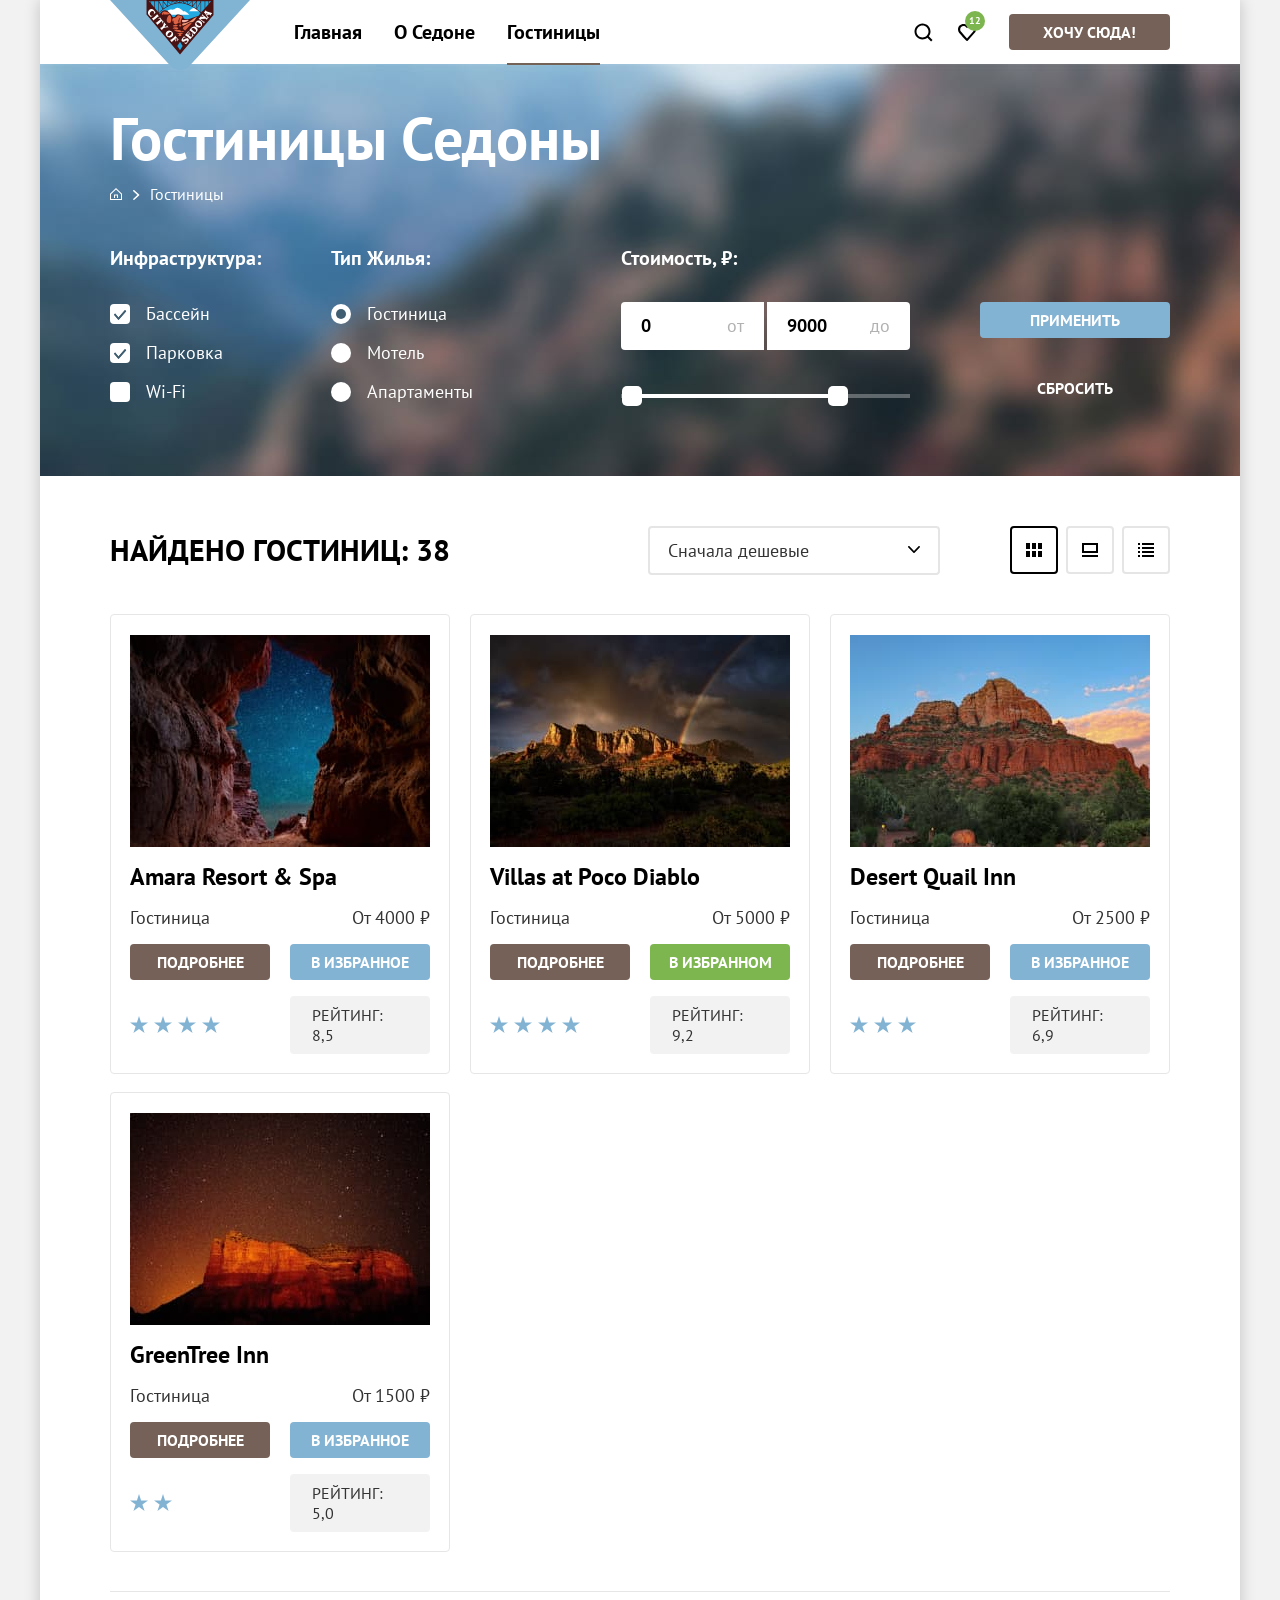
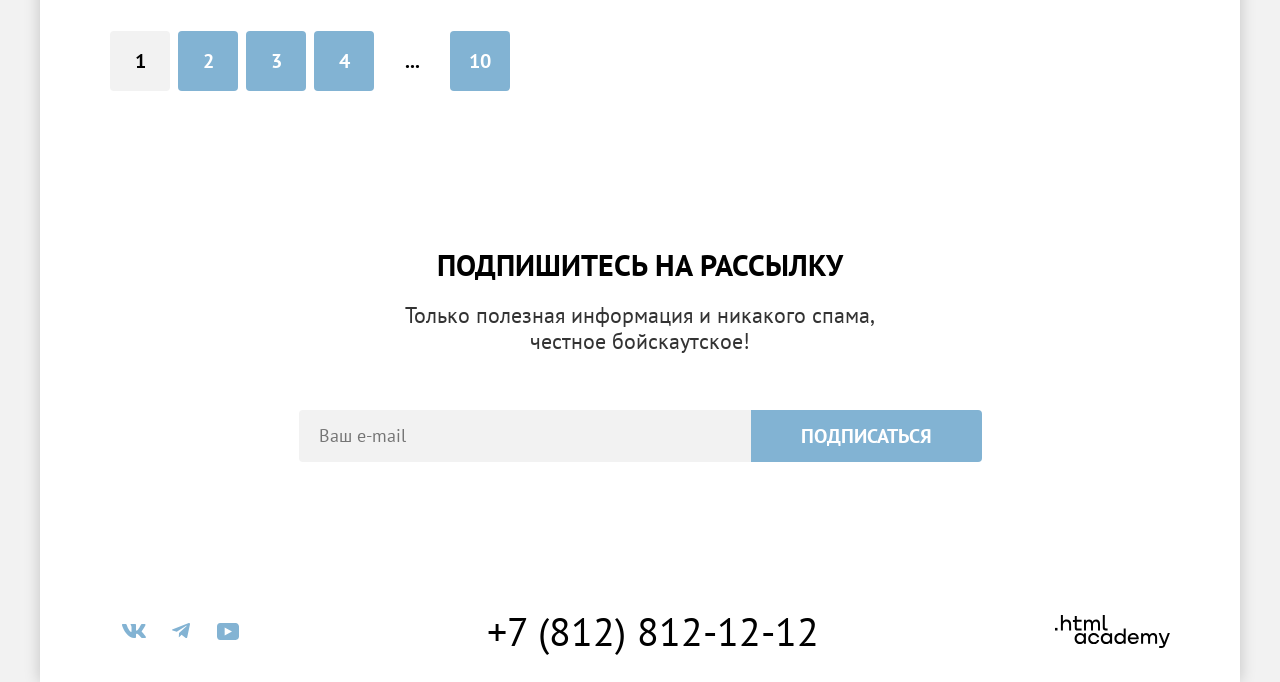
<file: catalog.html>
<!DOCTYPE html>
<html lang="ru">

  <head>
    <meta charset="utf-8">
    <title>Гостиницы</title>
    <link rel="stylesheet" href="styles/styles.css">
    <link rel="icon" sizes="32x32" href="favicon.ico">
  </head>

  <body>
    <div class="container">

      <header class="header-main" data-test="header">
        <a class="header-logo-link" href="index.html" aria-current="page">
          <img class="logo" src="images/logo-sedona.svg" width="140" height="70" alt="Логотип Седона">
        </a>

        <nav class="navigation">
          <ul class="navigation-list navigation-menu">
            <li class="navigation-item">
              <a class="navigation-link" href="index.html" aria-current="page">Главная</a>
            </li>
            <li class="navigation-item">
              <a class="navigation-link" href="#">О Седоне</a>
            </li>
            <li class="navigation-item">
              <a class="navigation-link navigation-link-current" href="#">Гостиницы</a>
            </li>
          </ul>
          <ul class="navigation-list navigation-user">
            <li class="navigation-item">
              <a class="navigation-link navigation-link-icon" href="#">
                <svg class="navigation-icon" width="20" height="20" viewBox="0 0 20 20" fill="none"
                  xmlns="http://www.w3.org/2000/svg">
                  <path
                    d="M19.5 18.0083L15.8 14.3287C16.8 13.0359 17.5 11.3453 17.5 9.4558C17.5 5.08011 13.9 1.5 9.5 1.5C5.1 1.5 1.5 5.17956 1.5 9.55525C1.5 13.9309 5.1 17.511 9.5 17.511C11.3 17.511 13 16.9144 14.4 15.8204L18.1 19.5L19.5 18.0083ZM9.5 15.5221C6.2 15.5221 3.5 12.837 3.5 9.55525C3.5 6.27348 6.2 3.5884 9.5 3.5884C12.8 3.5884 15.5 6.27348 15.5 9.55525C15.5 12.837 12.8 15.5221 9.5 15.5221Z" />
                </svg>
                <span class="visually-hidden">Поиск</span>
              </a>
            </li>
            <li class="navigation-item">
              <a class="navigation-link navigation-link-icon" href="#">
                <svg class="navigation-icon" width="18" height="17" viewBox="0 0 18 17" fill="none"
                  xmlns="http://www.w3.org/2000/svg">
                  <path
                    d="M8.9 17C8.6 17 8.3 16.9 8.1 16.6C2.7 10.5 1.4 9.1 1.1 8.7C0.4 7.8 0 6.6 0 5.4C0 2.4 2.4 0 5.5 0C6.8 0 8 0.5 9 1.3C10 0.5 11.3 0 12.5 0C15.5 0 18 2.4 18 5.4C18 6.7 17.5 7.9 16.7 8.8L9.7 16.7C9.5 16.9 9.3 17 8.9 17ZM2.9 7.5C3.2 7.9 6.4 11.5 9 14.4L15.2 7.4C15.7 6.9 15.9 6.2 15.9 5.4C15.9 3.6 14.4 2.1 12.6 2.1C11.6 2.1 10.6 2.6 9.9 3.4C9.6 3.7 9.3 3.8 9 3.8C8.7 3.8 8.4 3.6 8.2 3.4C7.5 2.6 6.5 2.1 5.5 2.1C3.7 2.1 2.2 3.6 2.2 5.4C2.1 6.3 2.5 7 2.9 7.5C2.8 7.5 2.8 7.5 2.9 7.5Z" />
                </svg>
                <span class="visually-hidden">Отелей в избранном:</span>
                <span class="navigation-count">12</span>
              </a>
            </li>
            <li class="navigation-item">
              <a class="navigation-link navigation-button button" href="#">Хочу сюда!</a>
            </li>
          </ul>
        </nav>
      </header>

      <main class="main-inner" data-test="main">
        <div class="filter-container">
          <header class="inner-header">
            <h1 class="inner-header-title">Гостиницы Седоны</h1>
            <ul class="breadcrumbs-list">
              <li class="breadcrumbs-item">
                <a class="breadcrumbs-link breadcrumbs-link-icon" href="index.html">
                  <span class="visually-hidden">Главная страница</span>
                  <svg class="breadcrumbs-home" width="12" height="12" viewBox="0 0 12 12" fill="none"
                    xmlns="http://www.w3.org/2000/svg">
                    <path d="M6 0L0 5.80006V12.0001H12V5.80006L6 0ZM11 11.0001H1V6.20005L6 1.4L11 6.20005V11.0001Z" />
                    <path d="M4 10.0001H5V7.50005H7V10.0001H8V6.50005H4V10.0001Z" />
                  </svg>
                </a>
              </li>
              <li class="breadcrumbs-item">
                <a class="breadcrumbs-link" href="#" aria-current="page">Гостиницы</a>
              </li>
            </ul>
          </header>

          <section class="sorting-hotels" data-test="filter">
            <h2 class="visually-hidden">Фильтры для поиска гостиниц</h2>
            <form class="sorting-filter" action="https://echo.htmlacademy.ru/" method="get">

              <fieldset class="sorting-filter-group">
                <legend class="sorting-filter-title">Инфраструктура:</legend>
                <ul class="sorting-filter-list">
                  <li class="sorting-filter-item">
                    <label class="control">
                      <input class="visually-hidden control-input" type="checkbox" name="swimming-pool" checked>
                      <span class="control-mark"></span>
                      <span class="control-label">Бассейн</span>
                    </label>
                  </li>
                  <li class="sorting-filter-item">
                    <label class="control">
                      <input class="visually-hidden control-input" type="checkbox" name="parking-space" checked>
                      <span class="control-mark"></span>
                      <span class="control-label">Парковка</span>
                    </label>
                  </li>
                  <li class="sorting-filter-item">
                    <label class="control">
                      <input class="visually-hidden control-input" type="checkbox" name="wi-fi">
                      <span class="control-mark"></span>
                      <span class="control-label">Wi-Fi</span>
                    </label>
                  </li>
                </ul>
              </fieldset>

              <fieldset class="sorting-filter-group">
                <legend class="sorting-filter-title">Тип Жилья:</legend>
                <ul class="sorting-filter-list">
                  <li class="sorting-filter-item">
                    <label class="control">
                      <input class="visually-hidden control-input" type="radio" name="type-of-housing" value="hotel"
                        checked>
                      <span class="control-mark"></span>
                      <span class="control-label">Гостиница</span>
                    </label>
                  </li>
                  <li class="sorting-filter-item">
                    <label class="control">
                      <input class="visually-hidden control-input" type="radio" name="type-of-housing" value="motel">
                      <span class="control-mark"></span>
                      <span class="control-label">Мотель</span>
                    </label>
                  </li>
                  <li class="sorting-filter-item">
                    <label class="control">
                      <input class="visually-hidden control-input" type="radio" name="type-of-housing"
                        value="apartment">
                      <span class="control-mark"></span>
                      <span class="control-label">Апартаменты</span>
                    </label>
                  </li>
                </ul>
              </fieldset>

              <fieldset class="sorting-filter-group sorting-filter-group-price">
                <legend class="sorting-filter-title">Стоимость, <span>₽:</span></legend>
                <div class="sorting-inputs">
                  <label class="sorting-label"><span class="label-price">от</span>
                    <input class="range-input price-min" type="number" name="min-price" value="0">
                  </label>
                  <label class="sorting-label"><span class="label-price">до</span>
                    <input class="range-input price-max" type="number" name="max-price" value="9000">
                  </label>
                </div>

                <div class="range">
                  <div class="range-scale">
                    <div class="range-bar" style="left: 1px; width: 216px">
                      <button class="range-toggle toggle-min" type="button">
                        <span class="visually-hidden">Изменить минимальную цену</span>
                      </button>
                      <button class="range-toggle toggle-max" type="button">
                        <span class="visually-hidden">Изменить максимальную цену</span>
                      </button>
                    </div>
                  </div>
                </div>
              </fieldset>

              <div class="sorting-buttons">
                <button class="sorting-button button button-additional" type="submit">Применить</button>
                <button class="sorting-button button button-reset" type="reset">Сбросить</button>
              </div>

            </form>
          </section>
        </div>

        <section class="catalog" data-test="catalog">
          <div class="catalog-nav">
            <h2 class="sorting-title">Найдено гостиниц: 38</h2>
            <select class="select-control" aria-label="Сортировка">
              <option value="popular">Сначала популярные</option>
              <option value="cheap" selected>Сначала дешевые</option>
              <option value="expensive">Сначала дорогие</option>
            </select>


            <ul class="sort">
              <li class="sort-item">
                <a class="sort-link sort-link-card sort-link-current" href="catalog.html?view=tile">
                  <span class="visually-hidden">Показать карточки</span>
                </a>
              </li>
              <li class="sort-item">
                <a class="sort-link sort-link-desc" href="catalog.html?view=card">
                  <span class="visually-hidden">Показать карточки с описанием</span>
                </a>
              </li>
              <li class="sort-item">
                <a class="sort-link sort-link-list" href="catalog.html?view=list">
                  <span class="visually-hidden">Показать карточки списком</span>
                </a>
              </li>
            </ul>
          </div>

          <ul class="catalog-list">
            <li class="catalog-card">
              <a class="catalog-card-link" href="#">
                <img class="catalog-card-image" src="images/hotels/hotel-1.jpg" width="300" height="212"
                  alt="Узкий проход между скалами открывает вид на звёздное ночное небо">
              </a>
              <h3 class="catalog-card-title">Amara Resort & Spa</h3>
              <span class="catalog-card-type">Гостиница</span>
              <span class="catalog-card-price">От 4000 ₽</span>
              <a class="catalog-card-button button" href="#">Подробнее</a>
              <button class="favorites button button-additional" type="button">В избранное</button>
              <div class="catalog-card-stars stars-4">
                <span class="visually-hidden">Четыре звезды</span>
              </div>
              <span class="catalog-card-rating">Рейтинг: 8,5</span>
            </li>

            <li class="catalog-card">
              <a class="catalog-card-link" href="#">
                <img class="catalog-card-image" src="images/hotels/hotel-2.jpg" width="300" height="212"
                  alt="Скалы красноватого оттенка на фоне тёмных облаков, над ними — яркая радуга">
              </a>
              <h3 class="catalog-card-title">Villas at Poco Diablo</h3>
              <span class="catalog-card-type">Гостиница</span>
              <span class="catalog-card-price">От 5000 ₽</span>
              <a class="catalog-card-button button" href="#">Подробнее</a>
              <button class="favorites favorites-add button button-additional" type="button">В избранном</button>
              <div class="catalog-card-stars stars-4">
                <span class="visually-hidden">Четыре звезды</span>
              </div>
              <span class="catalog-card-rating">Рейтинг: 9,2</span>
            </li>

            <li class="catalog-card">
              <a class="catalog-card-link" href="#">
                <img class="catalog-card-image" src="images/hotels/hotel-3.jpg" width="300" height="212"
                  alt="Красная скала на закате, окружённая зелёными деревьями и кустарниками">
              </a>
              <h3 class="catalog-card-title">Desert Quail Inn</h3>
              <span class="catalog-card-type">Гостиница</span>
              <span class="catalog-card-price">От 2500 ₽</span>
              <a class="catalog-card-button button" href="#">Подробнее</a>
              <button class="favorites button button-additional" type="button">В избранное</button>
              <div class="catalog-card-stars stars-3">
                <span class="visually-hidden">Три звезды</span>
              </div>
              <span class="catalog-card-rating">Рейтинг: 6,9</span>
            </li>

            <li class="catalog-card">
              <a class="catalog-card-link" href="#">
                <img class="catalog-card-image" src="images/hotels/hotel-4.jpg" width="300" height="212"
                  alt="Красная скала подсвечена ночью на фоне звёздного неба">
              </a>
              <h3 class="catalog-card-title">GreenTree Inn</h3>
              <span class="catalog-card-type">Гостиница</span>
              <span class="catalog-card-price">От 1500 ₽</span>
              <a class="catalog-card-button button" href="#">Подробнее</a>
              <button class="favorites button button-additional" type="button">В избранное</button>
              <div class="catalog-card-stars stars-2">
                <span class="visually-hidden">Две звезды</span>
              </div>
              <span class="catalog-card-rating">Рейтинг: 5,0</span>
            </li>

          </ul>

          <ul class="pagination-list">
            <li class="pagination-item">
              <a class="pagination-link pagination-current" aria-current="page">1</a>
            </li>
            <li class="pagination-item">
              <a class="pagination-link" href="#">2</a>
            </li>
            <li class="pagination-item">
              <a class="pagination-link" href="#">3</a>
            </li>
            <li class="pagination-item">
              <a class="pagination-link" href="#">4</a>
            </li>
            <li class="pagination-item">
              <a class="pagination-link pagination-link-without-number" href="#">...</a>
            </li>
            <li class="pagination-item">
              <a class="pagination-link" href="#">10</a>
            </li>
          </ul>

        </section>

        <section class="subscription" data-test="subscribe">
          <h2 class="subscription-title page-headline">Подпишитесь на рассылку</h2>
          <p class="subscription-description page-desc">Только полезная информация и никакого спама,<br> честное
            бойскаутское!</p>
          <form class="subscription-form" action="https://echo.htmlacademy.ru/" method="post">
            <label class="visually-hidden" for="subscription-email">Укажите e-mail</label>
            <input class="field" type="email" name="subscription-email" id="subscription-email" placeholder="Ваш e-mail"
              required>
            <button class="subscription-button button button-additional" type="submit">Подписаться</button>
          </form>
        </section>

      </main>

      <footer class="main-footer" data-test="footer">

        <section class="footer-social">
          <h2 class="visually-hidden">Социальные сети</h2>
          <ul class="social-list">
            <li class="social-item">
              <a class="social-link" href="https://vk.com/htmlacademy">
                <svg class="social-icon" width="24" height="14" viewBox="0 0 24 14" fill="none"
                  xmlns="http://www.w3.org/2000/svg">
                  <path fill-rule="evenodd" clip-rule="evenodd"
                    d="M23.45 0.948C23.616 0.402 23.45 0 22.655 0H20.03C19.362 0 19.054 0.347 18.887 0.73C18.887 0.73 17.552 3.926 15.661 6.002C15.049 6.604 14.771 6.795 14.437 6.795C14.27 6.795 14.019 6.604 14.019 6.057V0.948C14.019 0.292 13.835 0 13.279 0H9.151C8.734 0 8.483 0.304 8.483 0.593C8.483 1.214 9.429 1.358 9.526 3.106V6.904C9.526 7.737 9.373 7.888 9.039 7.888C8.149 7.888 5.984 4.677 4.699 1.003C4.45 0.288 4.198 0 3.527 0H0.9C0.15 0 0 0.347 0 0.73C0 1.412 0.89 4.8 4.145 9.281C6.315 12.341 9.37 14 12.153 14C13.822 14 14.028 13.632 14.028 12.997V10.684C14.028 9.947 14.186 9.8 14.715 9.8C15.105 9.8 15.772 9.992 17.33 11.467C19.11 13.216 19.403 14 20.405 14H23.03C23.78 14 24.156 13.632 23.94 12.904C23.702 12.18 22.852 11.129 21.725 9.882C21.113 9.172 20.195 8.407 19.916 8.024C19.527 7.533 19.638 7.314 19.916 6.877C19.916 6.877 23.116 2.451 23.449 0.948H23.45Z" />
                </svg>
                <span class="visually-hidden">ВКонтакте</span>
              </a>
            </li>
            <li class="social-item">
              <a class="social-link" href="https://t.me/htmlacademy">
                <svg class="social-icon" width="18" height="16" viewBox="0 0 18 16" fill="none"
                  xmlns="http://www.w3.org/2000/svg">
                  <path
                    d="M16.785 0.0992597L0.840489 6.24776C-0.247661 6.68481 -0.241365 7.29184 0.640845 7.56253L4.73445 8.83953L14.2058 2.8637C14.6537 2.59121 15.0629 2.7378 14.7265 3.03636L7.05283 9.96185H7.05103L7.05283 9.96275L6.77045 14.1823C7.18413 14.1823 7.36669 13.9925 7.59871 13.7686L9.58705 11.8351L13.7229 14.89C14.4855 15.31 15.0332 15.0941 15.2229 14.1841L17.9379 1.38885C18.2158 0.274623 17.5126 -0.229883 16.785 0.0992597Z" />
                </svg>
                <span class="visually-hidden">Телеграм</span>
              </a>
            </li>
            <li class="social-item">
              <a class="social-link" href="https://www.youtube.com/user/htmlacademyru">
                <svg class="social-icon" width="22" height="17" viewBox="0 0 22 17" fill="none"
                  xmlns="http://www.w3.org/2000/svg">
                  <path
                    d="M18.607 0H3.17413C1.31343 0 0 1.59375 0 3.4V13.4937C0 15.4062 1.31343 17 3.17413 17H18.8259C20.4677 17 22 15.4062 22 13.6V3.4C21.7811 1.59375 20.4677 0 18.607 0ZM7.66169 12.5375V4.4625L14.995 8.5L7.66169 12.5375Z" />
                </svg>
                <span class="visually-hidden">Ютуб</span>
              </a>
            </li>
          </ul>
        </section>

        <section class="footer-contacts">
          <h2 class="visually-hidden">Контакты</h2>
          <address class="contacts-address">
            <a class="contacts-phone" href="tel:+78128121212">+7 (812) 812-12-12</a>
          </address>
        </section>

        <section class="footer-copyright">
          <h2 class="visually-hidden">Правообладатель</h2>
          <a class="footer-copyright-link" href="https://htmlacademy.ru/intensive/htmlcss">
            <svg class="footer-copyright-icon" width="115" height="33" viewBox="0 0 115 33" fill="none"
              xmlns="http://www.w3.org/2000/svg">
              <path d="M0 12.9V15.5H2.5V12.9H0Z" />
              <path
                d="M11.6 4.5C10 4.5 8.8 5.2 8 6.2H7.9V0H5.9V15.5H7.9V10.2C7.9 8.1 9.2 6.6 11.2 6.6C13 6.6 14.1 8 14.1 9.8V15.5H16.1V9.4C16.2 6.4 14.3 4.5 11.6 4.5Z" />
              <path
                d="M26.6 4.8H21.8V1.1H19.8V4.9H17.9V6.9H19.8V12.9C19.8 14.6 20.8 15.6 22.5 15.6H26.6V13.6H22.9C22.2 13.6 21.8 13.2 21.8 12.5V6.8H26.6V4.8Z" />
              <path
                d="M41.1 4.6C39.5 4.6 38.2 5.4 37.6 6.7H37.5C36.9 5.5 35.7 4.6 34.1 4.6C32.7 4.6 31.6 5.4 31 6.4H30.9V4.8H29V15.4H31V10C31 8 32 6.5 33.6 6.5C35.1 6.5 36 7.5 36 9.1V15.4H38V9.8C38 7.4 39.4 6.5 40.6 6.5C42.1 6.5 43 7.5 43 9.1V15.4H45V8.9C45.1 6.4 43.6 4.6 41.1 4.6Z" />
              <path
                d="M47.8 12.7C47.8 14.4 48.8 15.4 50.6 15.4H52.6V13.4H50.9C50.2 13.4 49.8 13 49.8 12.3V0H47.8V12.7Z" />
              <path
                d="M28.9 19.7C28 18.6 26.7 17.9 25 17.9C21.9 17.9 19.6 20.2 19.6 23.5C19.6 26.8 21.9 29.1 25 29.1C26.8 29.1 28 28.3 28.8 27.2H28.9V28.8H30.9V18.2H28.9V19.7ZM25.3 27.1C23.1 27.1 21.7 25.5 21.7 23.5C21.7 21.5 23.1 19.9 25.3 19.9C27.5 19.9 28.9 21.5 28.9 23.5C28.9 25.4 27.5 27.1 25.3 27.1Z" />
              <path
                d="M44.2 22C43.7 19.6 41.6 17.9 38.8 17.9C35.4 17.9 33.2 20.4 33.2 23.5C33.2 26.6 35.4 29.1 38.8 29.1C41.6 29.1 43.7 27.3 44.2 24.9H42.1C41.7 26.2 40.4 27.2 38.8 27.2C36.6 27.2 35.2 25.6 35.2 23.6C35.2 21.6 36.6 20 38.8 20C40.4 20 41.6 21 42.1 22.2H44.2V22Z" />
              <path
                d="M55.1 19.7C54.2 18.6 52.9 17.9 51.2 17.9C48.1 17.9 45.8 20.2 45.8 23.5C45.8 26.8 48.1 29.1 51.2 29.1C53 29.1 54.2 28.3 55 27.2H55.1V28.8H57.1V18.2H55.1V19.7ZM51.5 27.1C49.3 27.1 47.9 25.5 47.9 23.5C47.9 21.5 49.3 19.9 51.5 19.9C53.7 19.9 55.1 21.5 55.1 23.5C55.1 25.4 53.6 27.1 51.5 27.1Z" />
              <path
                d="M68.7 19.8C67.8 18.7 66.5 17.9 64.8 17.9C61.7 17.9 59.4 20.2 59.4 23.5C59.4 26.8 61.6 29.1 64.8 29.1C66.5 29.1 67.8 28.3 68.6 27.3H68.7V28.8H70.7V13.4H68.7V19.8ZM65.1 27.1C62.9 27.1 61.5 25.5 61.5 23.5C61.5 21.5 62.9 19.9 65.1 19.9C67.3 19.9 68.7 21.5 68.7 23.5C68.6 25.5 67.2 27.1 65.1 27.1Z" />
              <path
                d="M78.3 17.9C75 17.9 72.8 20.4 72.8 23.5C72.8 26.5 74.9 29.1 78.3 29.1C80.8 29.1 82.8 27.8 83.5 25.5H81.4C80.9 26.5 79.8 27.1 78.4 27.1C76.5 27.1 75.1 25.8 75 24.2H83.8C84 20.6 81.8 17.9 78.3 17.9ZM78.3 19.8C80 19.8 81.3 20.8 81.6 22.4H75.1C75.4 20.9 76.6 19.8 78.3 19.8Z" />
              <path
                d="M98.2 17.9C96.6 17.9 95.3 18.7 94.6 19.9H94.5C93.9 18.7 92.7 17.9 91.1 17.9C89.7 17.9 88.6 18.6 88 19.7V18.2H86.1V28.8H88.1V23.4C88.1 21.4 89.1 20 90.7 19.9C92.2 19.9 93.1 20.9 93.1 22.5V28.8H95.1V23.2C95.1 20.8 96.5 19.9 97.7 19.9C99.2 19.9 100.1 20.9 100.1 22.5V28.8H102.1V22.3C102.2 19.7 100.7 17.9 98.2 17.9Z" />
              <path
                d="M109.4 27L105.8 18.1H103.6L108.4 29.7C108.1 30.6 107.7 30.9 106.7 30.9H104.2V32.9H106.7C108.5 32.9 109.5 32.1 110.2 30.3L114.9 18.1H112.8L109.4 27Z" />
            </svg>
          </a>
        </section>

      </footer>

      <div class="modal-container modal-container-close">
        <div class="modal modal-search">
          <button class="modal-close-button" type="button"><span class="visually-hidden">Закрыть модальное
              окно</span></button>
          <section class="modal-content">
            <h2 class="modal-title">Поиск гостиницы в Седоне</h2>
            <form class="modal-form" action="https://echo.htmlacademy.ru/" method="post">
              <label class="modal-label modal-label-check-in" for="check-in">Дата заезда:</label>
              <div class="modal-input-container container-check-in">
                <input class="modal-input modal-input-check-in" type="text" id="check-in" name="check-in"
                  value="27 апреля 2020" placeholder="Укажите дату" required>
                <p class="modal-input-info modal-input-info-error">Мы не можем отправить вас в прошлое.</p>
              </div>
              <label class="modal-label modal-label-check-out" for="check-out">Дата выезда:</label>
              <div class="modal-input-container container-check-out">
                <input class="modal-input modal-input-check-out" type="text" id="check-out" name="check-out"
                  value="1 сентября 2021" placeholder="Укажите дату" required>
                <p class="modal-input-info">На эти даты есть свободные номера. Пока есть.</p>
              </div>
              <label class="modal-label modal-label-adult" for="adult">Взрослые:</label>
              <div class="modal-input-container container-adult">
                <input class="modal-input modal-input-adult" type="number" id="adult" name="adult" value="2" required>
                <button class="minus" type="button"><span class="visually-hidden">Убавить количество
                    взрослых</span></button>
                <button class="plus" type="button"><span class="visually-hidden">Добавить количество
                    взрослых</span></button>
              </div>
              <div class="modal-label-container">
                <label class="modal-label modal-label-child" for="child">Дети:</label>
                <span class="modal-info tooltip">
                  <button class="tooltip-toggle" type="button" aria-labelledby="tooltip-label-date">
                    <svg class="tooltip-icon" width="20" height="20" viewBox="0 0 20 20" fill="none"
                      xmlns="http://www.w3.org/2000/svg">
                      <path fill-rule="evenodd" clip-rule="evenodd" d="M9 4H11V6H9V4ZM11 16H9V7H11V16Z" fill="white" />
                    </svg>
                  </button>
                  <span class="tooltip-text" role="tooltip" id="tooltip-label-date">Укажите количество детей, которые
                    будут с вами, возраст которых от 6 до 18 лет. Дети до 6 лет размещаются бесплатно.</span>
                </span>
              </div>
              <div class="modal-input-container container-child">
                <input class="modal-input modal-input-child" type="number" id="child" name="child" value="2" required>
                <button class="minus" type="button"><span class="visually-hidden">Убавить количество
                    детей</span></button>
                <button class="plus" type="button"><span class="visually-hidden">Добавить количество
                    детей</span></button>
              </div>
              <button class="modal-button button button-additional" type="submit">Найти</button>
            </form>

          </section>
        </div>
      </div>

    </div>



  </body>

</html>
</file>
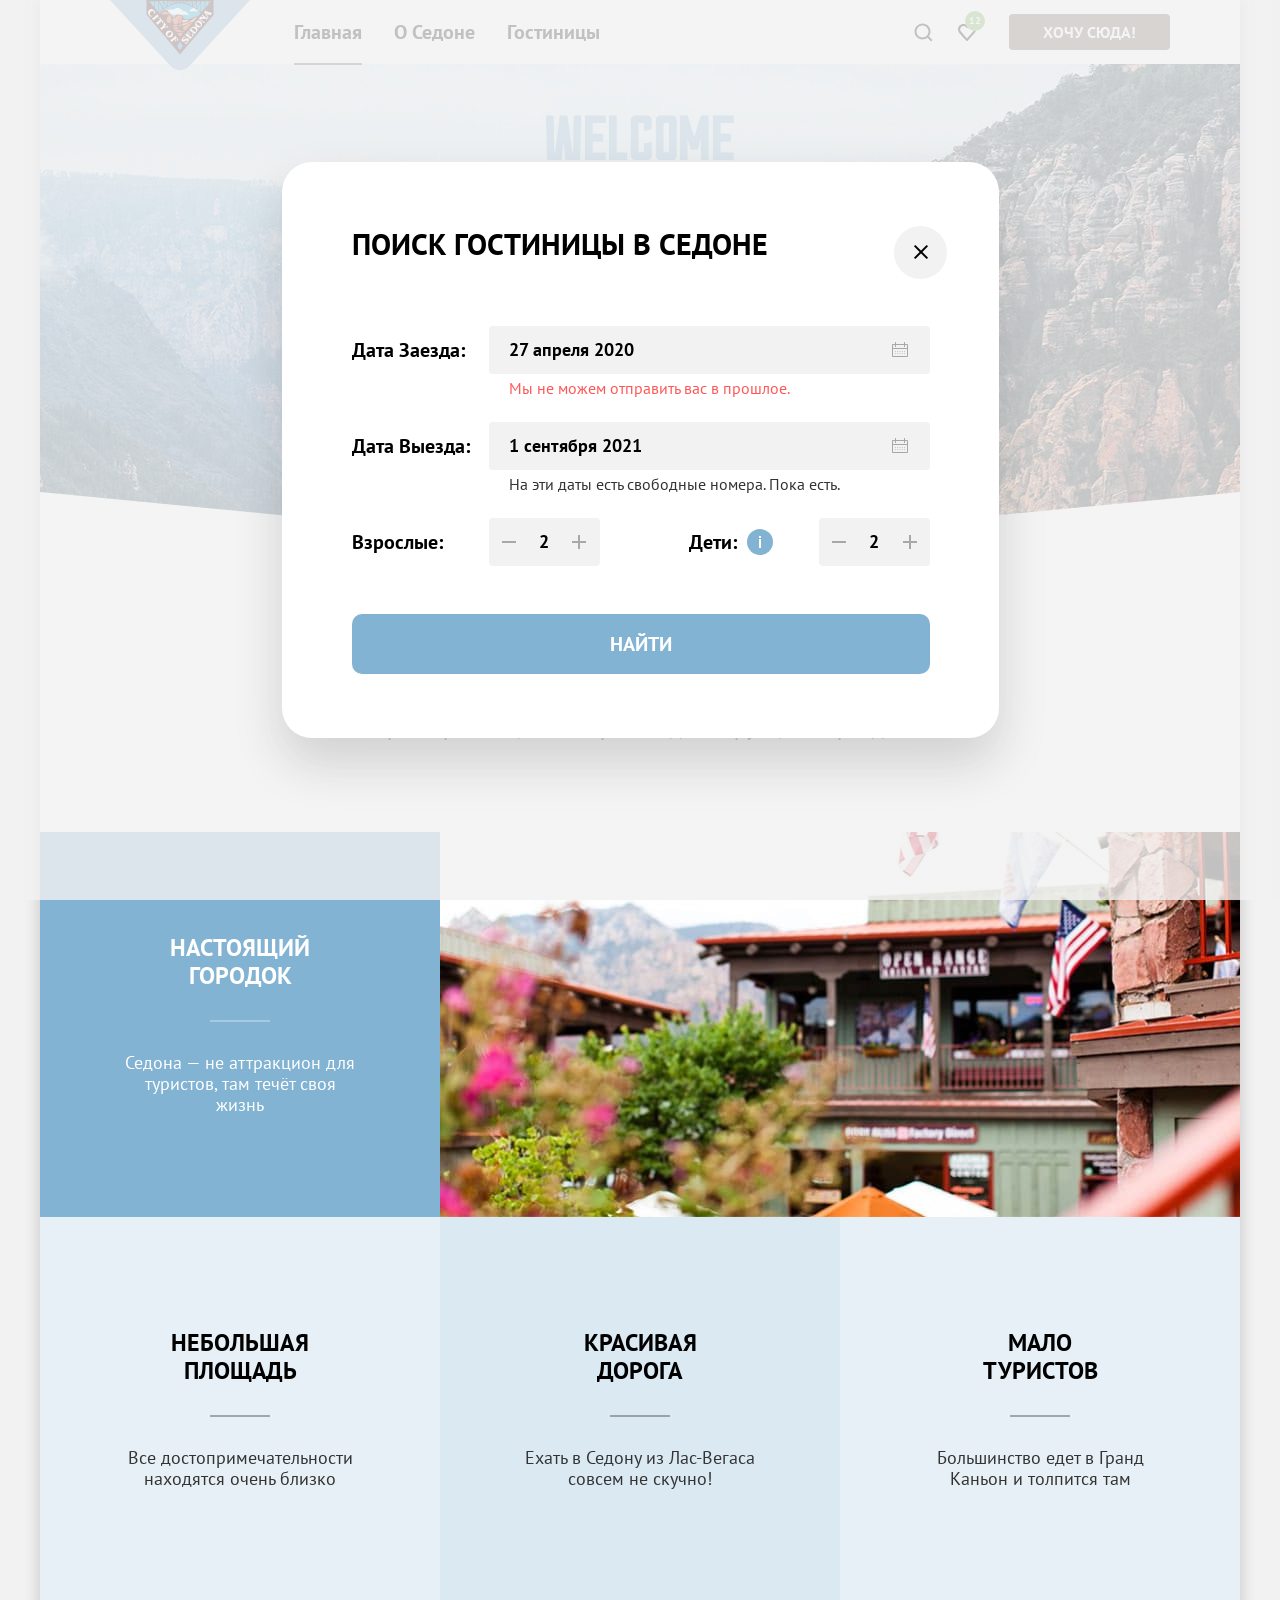
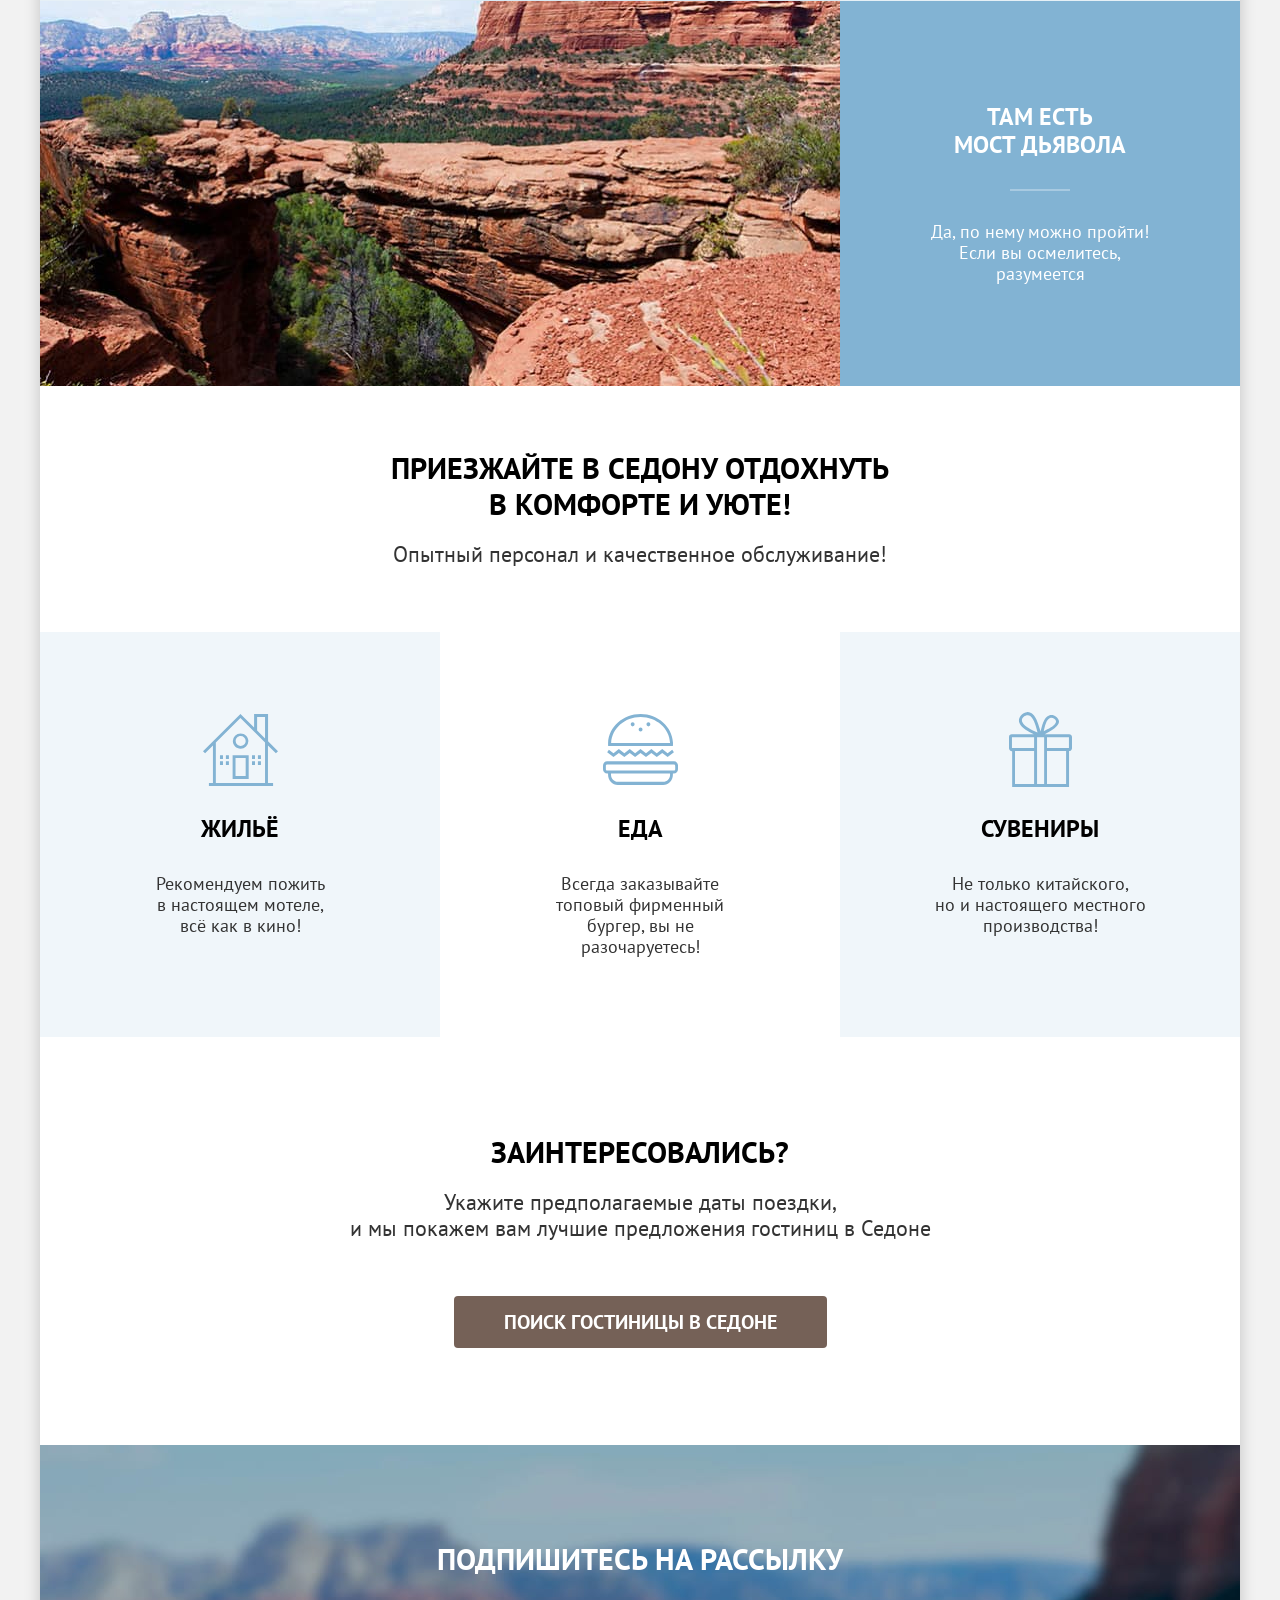
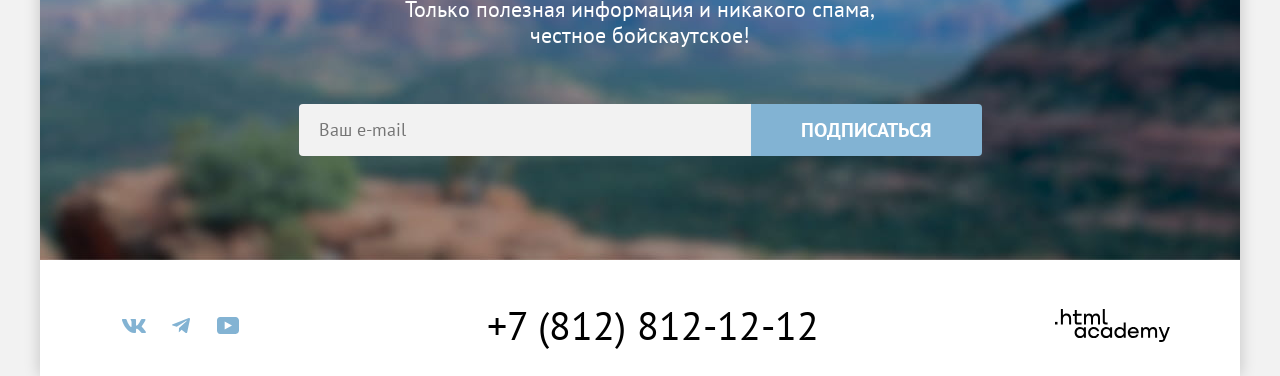
<file: modal.html>
<!DOCTYPE html>
<html lang="ru">

  <head>
    <meta charset="utf-8">
    <title>Седона - городок в Аризоне</title>
    <link rel="stylesheet" href="styles/styles.css">
    <link rel="icon" sizes="32x32" href="favicon.ico">
  </head>

  <body>
    <div class="container">

      <header class="header-main" data-test="header">
        <a class="header-logo-link" href="index.html" aria-current="page">
          <img class="logo" src="images/logo-sedona.svg" width="140" height="70" alt="Логотип Седона">
        </a>

        <nav class="navigation">

          <ul class="navigation-list navigation-menu">
            <li class="navigation-item">
              <a class="navigation-link navigation-link-current" href="index.html" aria-current="page">Главная</a>
            </li>
            <li class="navigation-item">
              <a class="navigation-link" href="#">О Седоне</a>
            </li>
            <li class="navigation-item">
              <a class="navigation-link" href="catalog.html">Гостиницы</a>
            </li>
          </ul>

          <ul class="navigation-list navigation-user">
            <li class="navigation-item">
              <a class="navigation-link navigation-link-icon" href="#">
                <svg class="navigation-icon" aria-hidden="true" focusable="false" width="20" height="20"
                  viewBox="0 0 20 20" fill="none" xmlns="http://www.w3.org/2000/svg">
                  <path
                    d="M19.5 18.0083L15.8 14.3287C16.8 13.0359 17.5 11.3453 17.5 9.4558C17.5 5.08011 13.9 1.5 9.5 1.5C5.1 1.5 1.5 5.17956 1.5 9.55525C1.5 13.9309 5.1 17.511 9.5 17.511C11.3 17.511 13 16.9144 14.4 15.8204L18.1 19.5L19.5 18.0083ZM9.5 15.5221C6.2 15.5221 3.5 12.837 3.5 9.55525C3.5 6.27348 6.2 3.5884 9.5 3.5884C12.8 3.5884 15.5 6.27348 15.5 9.55525C15.5 12.837 12.8 15.5221 9.5 15.5221Z" />
                </svg>
                <span class="visually-hidden">Поиск</span>
              </a>
            </li>
            <li class="navigation-item">
              <a class="navigation-link navigation-link-icon navigation-search" href="#">
                <svg class="navigation-icon" aria-hidden="true" focusable="false" width="18" height="17"
                  viewBox="0 0 18 17" fill="none" xmlns="http://www.w3.org/2000/svg">
                  <path
                    d="M8.9 17C8.6 17 8.3 16.9 8.1 16.6C2.7 10.5 1.4 9.1 1.1 8.7C0.4 7.8 0 6.6 0 5.4C0 2.4 2.4 0 5.5 0C6.8 0 8 0.5 9 1.3C10 0.5 11.3 0 12.5 0C15.5 0 18 2.4 18 5.4C18 6.7 17.5 7.9 16.7 8.8L9.7 16.7C9.5 16.9 9.3 17 8.9 17ZM2.9 7.5C3.2 7.9 6.4 11.5 9 14.4L15.2 7.4C15.7 6.9 15.9 6.2 15.9 5.4C15.9 3.6 14.4 2.1 12.6 2.1C11.6 2.1 10.6 2.6 9.9 3.4C9.6 3.7 9.3 3.8 9 3.8C8.7 3.8 8.4 3.6 8.2 3.4C7.5 2.6 6.5 2.1 5.5 2.1C3.7 2.1 2.2 3.6 2.2 5.4C2.1 6.3 2.5 7 2.9 7.5C2.8 7.5 2.8 7.5 2.9 7.5Z" />
                </svg>
                <span class="visually-hidden">Отелей в избранном:</span>
                <span class="navigation-count">12</span>
              </a>
            </li>
            <li class="navigation-item">
              <a class="navigation-link navigation-button button" href="#">Хочу сюда!</a>
            </li>
          </ul>

        </nav>

      </header>

      <main class="main-index" data-test="main">

        <section class="preview" data-test="hero">
          <h1 class="visually-hidden">Седона</h1>
          <img class="preview-image" src="images/welcome.svg" width="458" height="352"
            alt="Welcome to the gorgeous Sedona, because the Grand Canyon sucks!">
        </section>

        <section class="advantages" data-test="advantages">
          <div class="advantages-container">
            <h2 class="advantages-title page-headline">Седона — небольшой городок в Аризоне,<br> заслуживающий большего!
            </h2>
            <p class="advantages-description page-desc">Рассмотрим причины, по которым Седона круче, чем Гранд-Каньон!
            </p>
          </div>
          <ul class="advantages-list">
            <li class="advantages-item advantages-with-image">
              <div class="advantages-item-container">
                <h3 class="advantages-item-title page-subtitle page-other-color">Настоящий городок</h3>
                <p class="advantages-item-description page-other-color">Седона — не аттракцион для
                  туристов, там течёт своя жизнь</p>
              </div>
              <img class="advantages-item-image " src="images/advantages-photo-1.jpg" width="800" height="385"
                alt="Улица Седоны">
            </li>
            <li class="advantages-item advantages-item-element">
              <h3 class="advantages-item-title page-subtitle">Небольшая<br> площадь</h3>
              <p class="advantages-item-description">Все достопримечательности находятся очень близко</p>
            </li>
            <li class="advantages-item advantages-item-element">
              <h3 class="advantages-item-title page-subtitle">Красивая<br> дорога</h3>
              <p class="advantages-item-description">Ехать в Седону из Лас-Вегаса совсем не скучно!</p>
            </li>
            <li class="advantages-item advantages-item-element">
              <h3 class="advantages-item-title page-subtitle">Мало<br> туристов</h3>
              <p class="advantages-item-description">Большинство едет в Гранд Каньон и толпится там</p>
            </li>
            <li class="advantages-item advantages-with-image">
              <img class="advantages-item-image" src="images/advantages-photo-2.jpg" width="800" height="385"
                alt="Фотография моста дьявола">
              <div class="advantages-item-container">
                <h3 class="advantages-item-title page-subtitle page-other-color">Там есть<br> мост дьявола
                </h3>
                <p class="advantages-item-description page-other-color">Да, по нему можно пройти! Если вы осмелитесь,
                  разумеется</p>
              </div>
            </li>
          </ul>
        </section>

        <section class="recommendations" data-test="service">
          <div class="recommendations-container">
            <h2 class="recommendations-title page-headline">Приезжайте в Седону отдохнуть<br> в комфорте и уюте!</h2>
            <p class="recommendations-description page-desc">Опытный персонал и качественное обслуживание!</p>
          </div>
          <ul class="recommendations-list">
            <li class="recommendations-item recommendations-home">
              <h3 class="recommendations-item-title page-subtitle">Жильё</h3>
              <p class="recommendations-item-description">Рекомендуем пожить <br> в настоящем мотеле, <br> всё как в
                кино!</p>
            </li>
            <li class="recommendations-item recommendations-food">
              <h3 class="recommendations-item-title page-subtitle">Еда</h3>
              <p class="recommendations-item-description">Всегда заказывайте <br> топовый фирменный бургер, вы не
                разочаруетесь!</p>
            </li>
            <li class="recommendations-item recommendations-gift">
              <h3 class="recommendations-item-title page-subtitle">Сувениры</h3>
              <p class="recommendations-item-description">Не только китайского, <br> но и настоящего местного
                производства!</p>
            </li>
          </ul>
        </section>

        <section class="booking" data-test="search">
          <h2 class="booking-title page-headline">Заинтересовались?</h2>
          <p class="booking-description page-desc">Укажите предполагаемые даты поездки,<br> и мы покажем вам лучшие
            предложения гостиниц
            в Седоне</p>
          <button class="booking-button button" type="button">Поиск гостиницы в седоне</button>
        </section>

        <section class="subscription main-page-subscription" data-test="subscribe">
          <h2 class="subscription-title page-headline page-other-color">Подпишитесь на рассылку</h2>
          <p class="subscription-description page-desc page-other-color">Только полезная информация и
            никакого спама,<br> честное бойскаутское!</p>
          <form class="subscription-form" action="https://echo.htmlacademy.ru/" method="post">
            <label class="visually-hidden" for="subscription-email">Укажите e-mail</label>
            <input class="field" type="email" name="subscription-email" id="subscription-email" placeholder="Ваш e-mail"
              required>
            <button class="subscription-button button button-additional" type="submit">Подписаться</button>
          </form>
        </section>

      </main>

      <footer class="main-footer" data-test="footer">

        <section class="footer-social">
          <h2 class="visually-hidden">Социальные сети</h2>
          <ul class="social-list">
            <li class="social-item">
              <a class="social-link" href="https://vk.com/htmlacademy">
                <svg class="social-icon" width="24" height="14" viewBox="0 0 24 14" fill="none"
                  xmlns="http://www.w3.org/2000/svg">
                  <path fill-rule="evenodd" clip-rule="evenodd"
                    d="M23.45 0.948C23.616 0.402 23.45 0 22.655 0H20.03C19.362 0 19.054 0.347 18.887 0.73C18.887 0.73 17.552 3.926 15.661 6.002C15.049 6.604 14.771 6.795 14.437 6.795C14.27 6.795 14.019 6.604 14.019 6.057V0.948C14.019 0.292 13.835 0 13.279 0H9.151C8.734 0 8.483 0.304 8.483 0.593C8.483 1.214 9.429 1.358 9.526 3.106V6.904C9.526 7.737 9.373 7.888 9.039 7.888C8.149 7.888 5.984 4.677 4.699 1.003C4.45 0.288 4.198 0 3.527 0H0.9C0.15 0 0 0.347 0 0.73C0 1.412 0.89 4.8 4.145 9.281C6.315 12.341 9.37 14 12.153 14C13.822 14 14.028 13.632 14.028 12.997V10.684C14.028 9.947 14.186 9.8 14.715 9.8C15.105 9.8 15.772 9.992 17.33 11.467C19.11 13.216 19.403 14 20.405 14H23.03C23.78 14 24.156 13.632 23.94 12.904C23.702 12.18 22.852 11.129 21.725 9.882C21.113 9.172 20.195 8.407 19.916 8.024C19.527 7.533 19.638 7.314 19.916 6.877C19.916 6.877 23.116 2.451 23.449 0.948H23.45Z" />
                </svg>
                <span class="visually-hidden">ВКонтакте</span>
              </a>
            </li>
            <li class="social-item">
              <a class="social-link" href="https://t.me/htmlacademy">
                <svg class="social-icon" width="18" height="16" viewBox="0 0 18 16" fill="none"
                  xmlns="http://www.w3.org/2000/svg">
                  <path
                    d="M16.785 0.0992597L0.840489 6.24776C-0.247661 6.68481 -0.241365 7.29184 0.640845 7.56253L4.73445 8.83953L14.2058 2.8637C14.6537 2.59121 15.0629 2.7378 14.7265 3.03636L7.05283 9.96185H7.05103L7.05283 9.96275L6.77045 14.1823C7.18413 14.1823 7.36669 13.9925 7.59871 13.7686L9.58705 11.8351L13.7229 14.89C14.4855 15.31 15.0332 15.0941 15.2229 14.1841L17.9379 1.38885C18.2158 0.274623 17.5126 -0.229883 16.785 0.0992597Z" />
                </svg>
                <span class="visually-hidden">Телеграм</span>
              </a>
            </li>
            <li class="social-item">
              <a class="social-link" href="https://www.youtube.com/user/htmlacademyru">
                <svg class="social-icon" width="22" height="17" viewBox="0 0 22 17" fill="none"
                  xmlns="http://www.w3.org/2000/svg">
                  <path
                    d="M18.607 0H3.17413C1.31343 0 0 1.59375 0 3.4V13.4937C0 15.4062 1.31343 17 3.17413 17H18.8259C20.4677 17 22 15.4062 22 13.6V3.4C21.7811 1.59375 20.4677 0 18.607 0ZM7.66169 12.5375V4.4625L14.995 8.5L7.66169 12.5375Z" />
                </svg>
                <span class="visually-hidden">Ютуб</span>
              </a>
            </li>
          </ul>
        </section>

        <section class="footer-contacts">
          <h2 class="visually-hidden">Контакты</h2>
          <address class="contacts-address">
            <a class="contacts-phone" href="tel:+78128121212">+7 (812) 812-12-12</a>
          </address>
        </section>

        <section class="footer-copyright">
          <h2 class="visually-hidden">Правообладатель</h2>
          <a class="footer-copyright-link" href="https://htmlacademy.ru/intensive/htmlcss">
            <svg class="footer-copyright-icon" width="115" height="33" viewBox="0 0 115 33" fill="none"
              xmlns="http://www.w3.org/2000/svg">
              <path d="M0 12.9V15.5H2.5V12.9H0Z" />
              <path
                d="M11.6 4.5C10 4.5 8.8 5.2 8 6.2H7.9V0H5.9V15.5H7.9V10.2C7.9 8.1 9.2 6.6 11.2 6.6C13 6.6 14.1 8 14.1 9.8V15.5H16.1V9.4C16.2 6.4 14.3 4.5 11.6 4.5Z" />
              <path
                d="M26.6 4.8H21.8V1.1H19.8V4.9H17.9V6.9H19.8V12.9C19.8 14.6 20.8 15.6 22.5 15.6H26.6V13.6H22.9C22.2 13.6 21.8 13.2 21.8 12.5V6.8H26.6V4.8Z" />
              <path
                d="M41.1 4.6C39.5 4.6 38.2 5.4 37.6 6.7H37.5C36.9 5.5 35.7 4.6 34.1 4.6C32.7 4.6 31.6 5.4 31 6.4H30.9V4.8H29V15.4H31V10C31 8 32 6.5 33.6 6.5C35.1 6.5 36 7.5 36 9.1V15.4H38V9.8C38 7.4 39.4 6.5 40.6 6.5C42.1 6.5 43 7.5 43 9.1V15.4H45V8.9C45.1 6.4 43.6 4.6 41.1 4.6Z" />
              <path
                d="M47.8 12.7C47.8 14.4 48.8 15.4 50.6 15.4H52.6V13.4H50.9C50.2 13.4 49.8 13 49.8 12.3V0H47.8V12.7Z" />
              <path
                d="M28.9 19.7C28 18.6 26.7 17.9 25 17.9C21.9 17.9 19.6 20.2 19.6 23.5C19.6 26.8 21.9 29.1 25 29.1C26.8 29.1 28 28.3 28.8 27.2H28.9V28.8H30.9V18.2H28.9V19.7ZM25.3 27.1C23.1 27.1 21.7 25.5 21.7 23.5C21.7 21.5 23.1 19.9 25.3 19.9C27.5 19.9 28.9 21.5 28.9 23.5C28.9 25.4 27.5 27.1 25.3 27.1Z" />
              <path
                d="M44.2 22C43.7 19.6 41.6 17.9 38.8 17.9C35.4 17.9 33.2 20.4 33.2 23.5C33.2 26.6 35.4 29.1 38.8 29.1C41.6 29.1 43.7 27.3 44.2 24.9H42.1C41.7 26.2 40.4 27.2 38.8 27.2C36.6 27.2 35.2 25.6 35.2 23.6C35.2 21.6 36.6 20 38.8 20C40.4 20 41.6 21 42.1 22.2H44.2V22Z" />
              <path
                d="M55.1 19.7C54.2 18.6 52.9 17.9 51.2 17.9C48.1 17.9 45.8 20.2 45.8 23.5C45.8 26.8 48.1 29.1 51.2 29.1C53 29.1 54.2 28.3 55 27.2H55.1V28.8H57.1V18.2H55.1V19.7ZM51.5 27.1C49.3 27.1 47.9 25.5 47.9 23.5C47.9 21.5 49.3 19.9 51.5 19.9C53.7 19.9 55.1 21.5 55.1 23.5C55.1 25.4 53.6 27.1 51.5 27.1Z" />
              <path
                d="M68.7 19.8C67.8 18.7 66.5 17.9 64.8 17.9C61.7 17.9 59.4 20.2 59.4 23.5C59.4 26.8 61.6 29.1 64.8 29.1C66.5 29.1 67.8 28.3 68.6 27.3H68.7V28.8H70.7V13.4H68.7V19.8ZM65.1 27.1C62.9 27.1 61.5 25.5 61.5 23.5C61.5 21.5 62.9 19.9 65.1 19.9C67.3 19.9 68.7 21.5 68.7 23.5C68.6 25.5 67.2 27.1 65.1 27.1Z" />
              <path
                d="M78.3 17.9C75 17.9 72.8 20.4 72.8 23.5C72.8 26.5 74.9 29.1 78.3 29.1C80.8 29.1 82.8 27.8 83.5 25.5H81.4C80.9 26.5 79.8 27.1 78.4 27.1C76.5 27.1 75.1 25.8 75 24.2H83.8C84 20.6 81.8 17.9 78.3 17.9ZM78.3 19.8C80 19.8 81.3 20.8 81.6 22.4H75.1C75.4 20.9 76.6 19.8 78.3 19.8Z" />
              <path
                d="M98.2 17.9C96.6 17.9 95.3 18.7 94.6 19.9H94.5C93.9 18.7 92.7 17.9 91.1 17.9C89.7 17.9 88.6 18.6 88 19.7V18.2H86.1V28.8H88.1V23.4C88.1 21.4 89.1 20 90.7 19.9C92.2 19.9 93.1 20.9 93.1 22.5V28.8H95.1V23.2C95.1 20.8 96.5 19.9 97.7 19.9C99.2 19.9 100.1 20.9 100.1 22.5V28.8H102.1V22.3C102.2 19.7 100.7 17.9 98.2 17.9Z" />
              <path
                d="M109.4 27L105.8 18.1H103.6L108.4 29.7C108.1 30.6 107.7 30.9 106.7 30.9H104.2V32.9H106.7C108.5 32.9 109.5 32.1 110.2 30.3L114.9 18.1H112.8L109.4 27Z" />
            </svg>
          </a>
        </section>

      </footer>

      <div class="modal-container">
        <div class="modal modal-search">
          <button class="modal-close-button" type="button"><span class="visually-hidden">Закрыть модальное
              окно</span></button>
          <section class="modal-content">
            <h2 class="modal-title">Поиск гостиницы в Седоне</h2>
            <form class="modal-form" action="https://echo.htmlacademy.ru/" method="post">
              <label class="modal-label modal-label-check-in" for="check-in">Дата заезда:</label>
              <div class="modal-input-container container-check-in">
                <input class="modal-input modal-input-check-in" type="text" id="check-in" name="check-in"
                  value="27 апреля 2020" placeholder="Укажите дату" required>
                <p class="modal-input-info modal-input-info-error">Мы не можем отправить вас в прошлое.</p>
              </div>
              <label class="modal-label modal-label-check-out" for="check-out">Дата выезда:</label>
              <div class="modal-input-container container-check-out">
                <input class="modal-input modal-input-check-out" type="text" id="check-out" name="check-out"
                  value="1 сентября 2021" placeholder="Укажите дату" required>
                <p class="modal-input-info">На эти даты есть свободные номера. Пока есть.</p>
              </div>
              <label class="modal-label modal-label-adult" for="adult">Взрослые:</label>
              <div class="modal-input-container container-adult">
                <input class="modal-input modal-input-adult" type="number" id="adult" name="adult" value="2" required>
                <button class="minus" type="button"><span class="visually-hidden">Убавить количество
                    взрослых</span></button>
                <button class="plus" type="button"><span class="visually-hidden">Добавить количество
                    взрослых</span></button>
              </div>
              <div class="modal-label-container">
                <label class="modal-label modal-label-child" for="child">Дети:</label>
                <span class="modal-info tooltip">
                  <button class="tooltip-toggle" type="button" aria-labelledby="tooltip-label-date">
                    <svg class="tooltip-icon" width="20" height="20" viewBox="0 0 20 20" fill="none"
                      xmlns="http://www.w3.org/2000/svg">
                      <path fill-rule="evenodd" clip-rule="evenodd" d="M9 4H11V6H9V4ZM11 16H9V7H11V16Z" fill="white" />
                    </svg>
                  </button>
                  <span class="tooltip-text" role="tooltip" id="tooltip-label-date">Укажите количество детей, которые
                    будут с вами, возраст которых от 6 до 18 лет. Дети до 6 лет размещаются бесплатно.</span>
                </span>
              </div>
              <div class="modal-input-container container-child">
                <input class="modal-input modal-input-child" type="number" id="child" name="child" value="2" required>
                <button class="minus" type="button"><span class="visually-hidden">Убавить количество
                    детей</span></button>
                <button class="plus" type="button"><span class="visually-hidden">Добавить количество
                    детей</span></button>
              </div>
              <button class="modal-button button button-additional" type="submit">Найти</button>
            </form>

          </section>
        </div>
      </div>

    </div>
  </body>

</html>
</file>
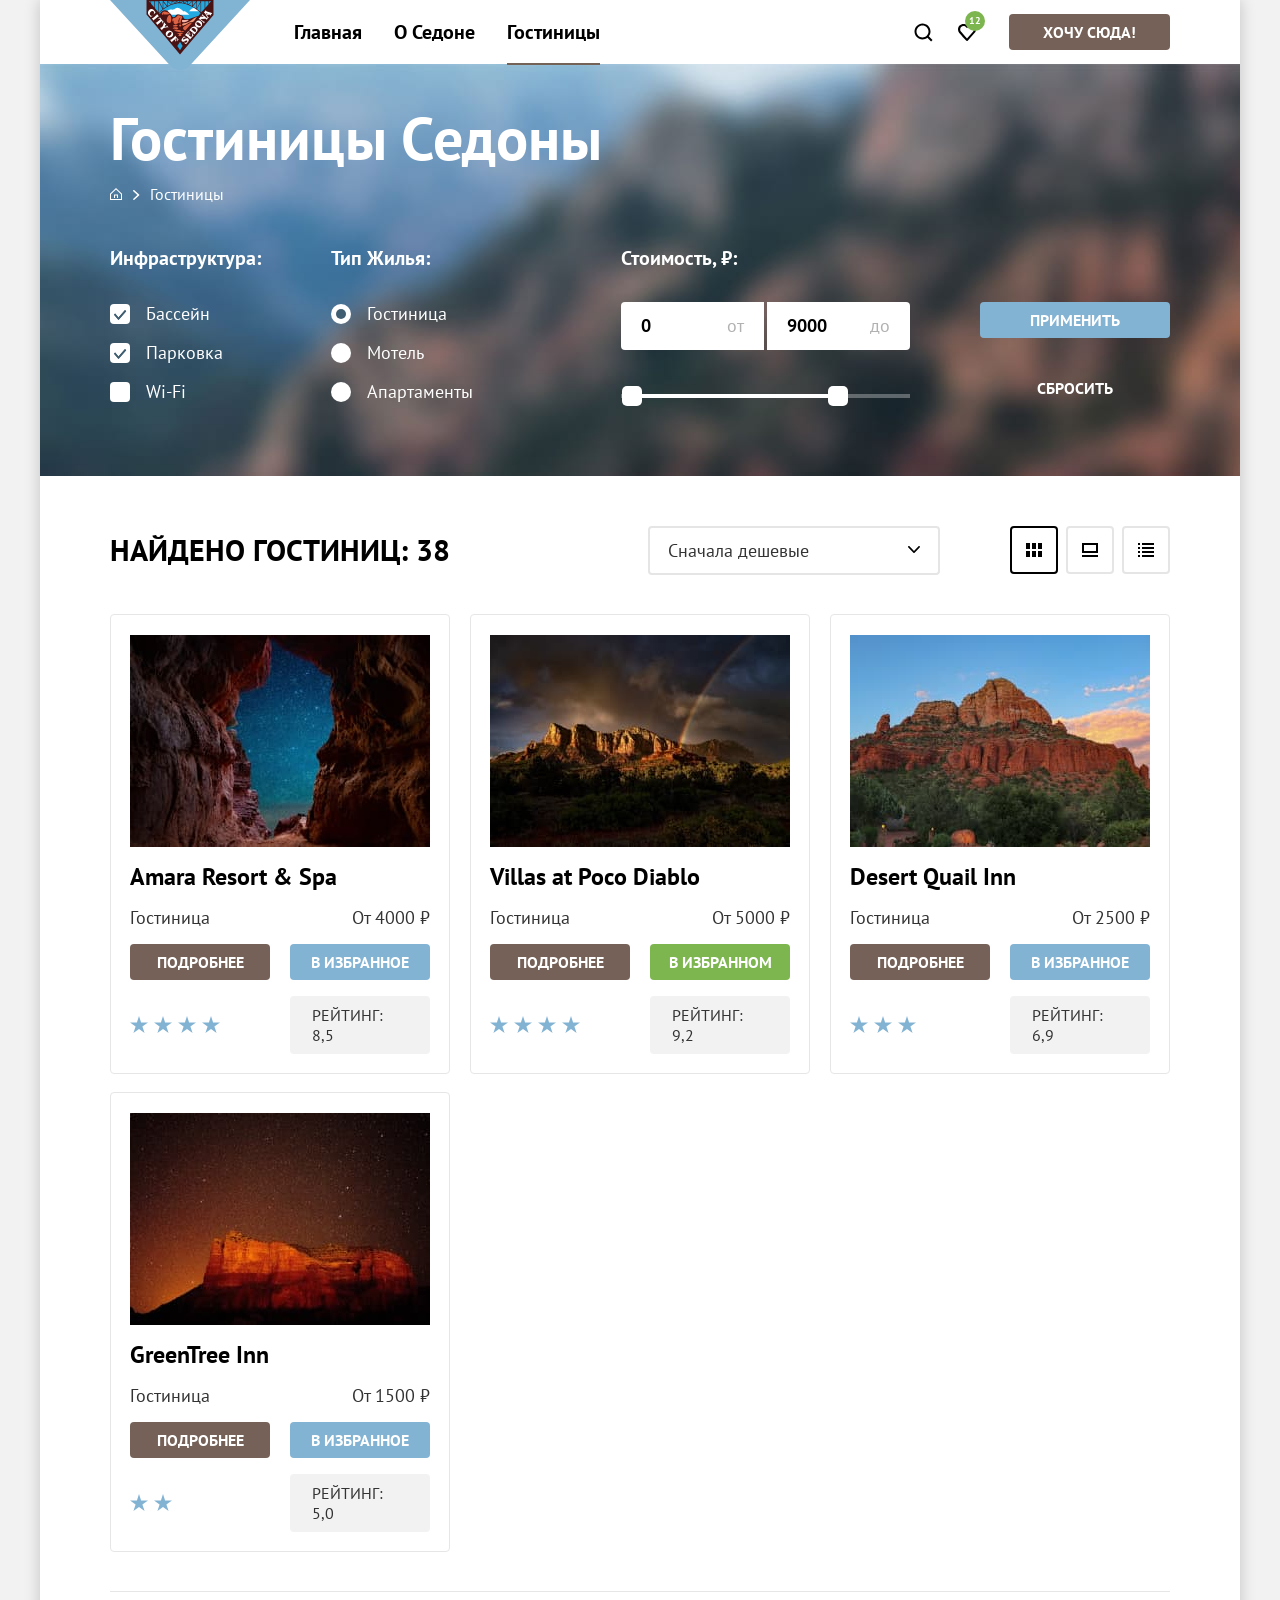
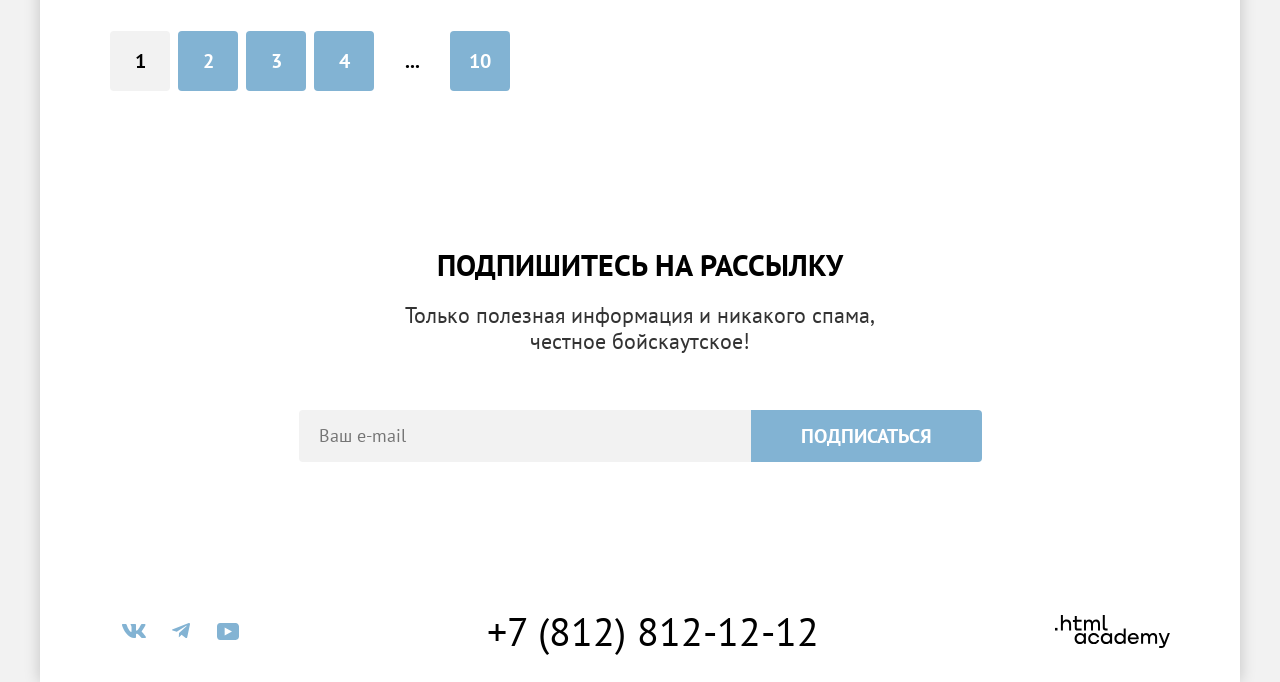
<file: 1/catalog.html>
<!DOCTYPE html>
<html lang="ru">

  <head>
    <meta charset="utf-8">
    <title>Гостиницы</title>
    <link rel="stylesheet" href="styles/styles.css">
    <link rel="icon" sizes="32x32" href="favicon.ico">
    <base href="https://htmlacademy-htmlcss.github.io/90549-sedona-3/1/">
</head>

  <body>
    <div class="container">

      <header class="header-main" data-test="header">
        <a class="header-logo-link" href="index.html" aria-current="page">
          <img class="logo" src="images/logo-sedona.svg" width="140" height="70" alt="Логотип Седона">
        </a>

        <nav class="navigation">
          <ul class="navigation-list navigation-menu">
            <li class="navigation-item">
              <a class="navigation-link" href="index.html" aria-current="page">Главная</a>
            </li>
            <li class="navigation-item">
              <a class="navigation-link" href="#">О Седоне</a>
            </li>
            <li class="navigation-item">
              <a class="navigation-link navigation-link-current" href="#">Гостиницы</a>
            </li>
          </ul>
          <ul class="navigation-list navigation-user">
            <li class="navigation-item">
              <a class="navigation-link navigation-link-icon" href="#">
                <svg class="navigation-icon" width="20" height="20" viewBox="0 0 20 20" fill="none"
                  xmlns="http://www.w3.org/2000/svg">
                  <path
                    d="M19.5 18.0083L15.8 14.3287C16.8 13.0359 17.5 11.3453 17.5 9.4558C17.5 5.08011 13.9 1.5 9.5 1.5C5.1 1.5 1.5 5.17956 1.5 9.55525C1.5 13.9309 5.1 17.511 9.5 17.511C11.3 17.511 13 16.9144 14.4 15.8204L18.1 19.5L19.5 18.0083ZM9.5 15.5221C6.2 15.5221 3.5 12.837 3.5 9.55525C3.5 6.27348 6.2 3.5884 9.5 3.5884C12.8 3.5884 15.5 6.27348 15.5 9.55525C15.5 12.837 12.8 15.5221 9.5 15.5221Z" />
                </svg>
                <span class="visually-hidden">Поиск</span>
              </a>
            </li>
            <li class="navigation-item">
              <a class="navigation-link navigation-link-icon" href="#">
                <svg class="navigation-icon" width="18" height="17" viewBox="0 0 18 17" fill="none"
                  xmlns="http://www.w3.org/2000/svg">
                  <path
                    d="M8.9 17C8.6 17 8.3 16.9 8.1 16.6C2.7 10.5 1.4 9.1 1.1 8.7C0.4 7.8 0 6.6 0 5.4C0 2.4 2.4 0 5.5 0C6.8 0 8 0.5 9 1.3C10 0.5 11.3 0 12.5 0C15.5 0 18 2.4 18 5.4C18 6.7 17.5 7.9 16.7 8.8L9.7 16.7C9.5 16.9 9.3 17 8.9 17ZM2.9 7.5C3.2 7.9 6.4 11.5 9 14.4L15.2 7.4C15.7 6.9 15.9 6.2 15.9 5.4C15.9 3.6 14.4 2.1 12.6 2.1C11.6 2.1 10.6 2.6 9.9 3.4C9.6 3.7 9.3 3.8 9 3.8C8.7 3.8 8.4 3.6 8.2 3.4C7.5 2.6 6.5 2.1 5.5 2.1C3.7 2.1 2.2 3.6 2.2 5.4C2.1 6.3 2.5 7 2.9 7.5C2.8 7.5 2.8 7.5 2.9 7.5Z" />
                </svg>
                <span class="visually-hidden">Отелей в избранном:</span>
                <span class="navigation-count">12</span>
              </a>
            </li>
            <li class="navigation-item">
              <a class="navigation-link navigation-button button" href="#">Хочу сюда!</a>
            </li>
          </ul>
        </nav>
      </header>

      <main class="main-inner" data-test="main">
        <div class="filter-container">
          <header class="inner-header">
            <h1 class="inner-header-title">Гостиницы Седоны</h1>
            <ul class="breadcrumbs-list">
              <li class="breadcrumbs-item">
                <a class="breadcrumbs-link breadcrumbs-link-icon" href="index.html">
                  <span class="visually-hidden">Главная страница</span>
                  <svg class="breadcrumbs-home" width="12" height="12" viewBox="0 0 12 12" fill="none"
                    xmlns="http://www.w3.org/2000/svg">
                    <path d="M6 0L0 5.80006V12.0001H12V5.80006L6 0ZM11 11.0001H1V6.20005L6 1.4L11 6.20005V11.0001Z" />
                    <path d="M4 10.0001H5V7.50005H7V10.0001H8V6.50005H4V10.0001Z" />
                  </svg>
                </a>
              </li>
              <li class="breadcrumbs-item">
                <a class="breadcrumbs-link" href="#" aria-current="page">Гостиницы</a>
              </li>
            </ul>
          </header>

          <section class="sorting-hotels" data-test="filter">
            <h2 class="visually-hidden">Фильтры для поиска гостиниц</h2>
            <form class="sorting-filter" action="https://echo.htmlacademy.ru/" method="get">

              <fieldset class="sorting-filter-group">
                <legend class="sorting-filter-title">Инфраструктура:</legend>
                <ul class="sorting-filter-list">
                  <li class="sorting-filter-item">
                    <label class="control">
                      <input class="visually-hidden control-input" type="checkbox" name="swimming-pool" checked>
                      <span class="control-mark"></span>
                      <span class="control-label">Бассейн</span>
                    </label>
                  </li>
                  <li class="sorting-filter-item">
                    <label class="control">
                      <input class="visually-hidden control-input" type="checkbox" name="parking-space" checked>
                      <span class="control-mark"></span>
                      <span class="control-label">Парковка</span>
                    </label>
                  </li>
                  <li class="sorting-filter-item">
                    <label class="control">
                      <input class="visually-hidden control-input" type="checkbox" name="wi-fi">
                      <span class="control-mark"></span>
                      <span class="control-label">Wi-Fi</span>
                    </label>
                  </li>
                </ul>
              </fieldset>

              <fieldset class="sorting-filter-group">
                <legend class="sorting-filter-title">Тип Жилья:</legend>
                <ul class="sorting-filter-list">
                  <li class="sorting-filter-item">
                    <label class="control">
                      <input class="visually-hidden control-input" type="radio" name="type-of-housing" value="hotel"
                        checked>
                      <span class="control-mark"></span>
                      <span class="control-label">Гостиница</span>
                    </label>
                  </li>
                  <li class="sorting-filter-item">
                    <label class="control">
                      <input class="visually-hidden control-input" type="radio" name="type-of-housing" value="motel">
                      <span class="control-mark"></span>
                      <span class="control-label">Мотель</span>
                    </label>
                  </li>
                  <li class="sorting-filter-item">
                    <label class="control">
                      <input class="visually-hidden control-input" type="radio" name="type-of-housing"
                        value="apartment">
                      <span class="control-mark"></span>
                      <span class="control-label">Апартаменты</span>
                    </label>
                  </li>
                </ul>
              </fieldset>

              <fieldset class="sorting-filter-group sorting-filter-group-price">
                <legend class="sorting-filter-title">Стоимость, <span>₽:</span></legend>
                <div class="sorting-inputs">
                  <label class="sorting-label"><span class="label-price">от</span>
                    <input class="range-input price-min" type="number" name="min-price" value="0">
                  </label>
                  <label class="sorting-label"><span class="label-price">до</span>
                    <input class="range-input price-max" type="number" name="max-price" value="9000">
                  </label>
                </div>

                <div class="range">
                  <div class="range-scale">
                    <div class="range-bar" style="left: 1px; width: 216px">
                      <button class="range-toggle toggle-min" type="button">
                        <span class="visually-hidden">Изменить минимальную цену</span>
                      </button>
                      <button class="range-toggle toggle-max" type="button">
                        <span class="visually-hidden">Изменить максимальную цену</span>
                      </button>
                    </div>
                  </div>
                </div>
              </fieldset>

              <div class="sorting-buttons">
                <button class="sorting-button button button-additional" type="submit">Применить</button>
                <button class="sorting-button button button-reset" type="reset">Сбросить</button>
              </div>

            </form>
          </section>
        </div>

        <section class="catalog" data-test="catalog">
          <div class="catalog-nav">
            <h2 class="sorting-title">Найдено гостиниц: 38</h2>
            <select class="select-control" aria-label="Сортировка">
              <option value="popular">Сначала популярные</option>
              <option value="cheap" selected>Сначала дешевые</option>
              <option value="expensive">Сначала дорогие</option>
            </select>


            <ul class="sort">
              <li class="sort-item">
                <a class="sort-link sort-link-card sort-link-current" href="catalog.html?view=tile">
                  <span class="visually-hidden">Показать карточки</span>
                </a>
              </li>
              <li class="sort-item">
                <a class="sort-link sort-link-desc" href="catalog.html?view=card">
                  <span class="visually-hidden">Показать карточки с описанием</span>
                </a>
              </li>
              <li class="sort-item">
                <a class="sort-link sort-link-list" href="catalog.html?view=list">
                  <span class="visually-hidden">Показать карточки списком</span>
                </a>
              </li>
            </ul>
          </div>

          <ul class="catalog-list">
            <li class="catalog-card">
              <a class="catalog-card-link" href="#">
                <img class="catalog-card-image" src="images/hotels/hotel-1.jpg" width="300" height="212"
                  alt="Узкий проход между скалами открывает вид на звёздное ночное небо">
              </a>
              <h3 class="catalog-card-title">Amara Resort & Spa</h3>
              <span class="catalog-card-type">Гостиница</span>
              <span class="catalog-card-price">От 4000 ₽</span>
              <a class="catalog-card-button button" href="#">Подробнее</a>
              <button class="favorites button button-additional" type="button">В избранное</button>
              <div class="catalog-card-stars stars-4">
                <span class="visually-hidden">Четыре звезды</span>
              </div>
              <span class="catalog-card-rating">Рейтинг: 8,5</span>
            </li>

            <li class="catalog-card">
              <a class="catalog-card-link" href="#">
                <img class="catalog-card-image" src="images/hotels/hotel-2.jpg" width="300" height="212"
                  alt="Скалы красноватого оттенка на фоне тёмных облаков, над ними — яркая радуга">
              </a>
              <h3 class="catalog-card-title">Villas at Poco Diablo</h3>
              <span class="catalog-card-type">Гостиница</span>
              <span class="catalog-card-price">От 5000 ₽</span>
              <a class="catalog-card-button button" href="#">Подробнее</a>
              <button class="favorites favorites-add button button-additional" type="button">В избранном</button>
              <div class="catalog-card-stars stars-4">
                <span class="visually-hidden">Четыре звезды</span>
              </div>
              <span class="catalog-card-rating">Рейтинг: 9,2</span>
            </li>

            <li class="catalog-card">
              <a class="catalog-card-link" href="#">
                <img class="catalog-card-image" src="images/hotels/hotel-3.jpg" width="300" height="212"
                  alt="Красная скала на закате, окружённая зелёными деревьями и кустарниками">
              </a>
              <h3 class="catalog-card-title">Desert Quail Inn</h3>
              <span class="catalog-card-type">Гостиница</span>
              <span class="catalog-card-price">От 2500 ₽</span>
              <a class="catalog-card-button button" href="#">Подробнее</a>
              <button class="favorites button button-additional" type="button">В избранное</button>
              <div class="catalog-card-stars stars-3">
                <span class="visually-hidden">Три звезды</span>
              </div>
              <span class="catalog-card-rating">Рейтинг: 6,9</span>
            </li>

            <li class="catalog-card">
              <a class="catalog-card-link" href="#">
                <img class="catalog-card-image" src="images/hotels/hotel-4.jpg" width="300" height="212"
                  alt="Красная скала подсвечена ночью на фоне звёздного неба">
              </a>
              <h3 class="catalog-card-title">GreenTree Inn</h3>
              <span class="catalog-card-type">Гостиница</span>
              <span class="catalog-card-price">От 1500 ₽</span>
              <a class="catalog-card-button button" href="#">Подробнее</a>
              <button class="favorites button button-additional" type="button">В избранное</button>
              <div class="catalog-card-stars stars-2">
                <span class="visually-hidden">Две звезды</span>
              </div>
              <span class="catalog-card-rating">Рейтинг: 5,0</span>
            </li>

          </ul>

          <ul class="pagination-list">
            <li class="pagination-item">
              <a class="pagination-link pagination-current" aria-current="page">1</a>
            </li>
            <li class="pagination-item">
              <a class="pagination-link" href="#">2</a>
            </li>
            <li class="pagination-item">
              <a class="pagination-link" href="#">3</a>
            </li>
            <li class="pagination-item">
              <a class="pagination-link" href="#">4</a>
            </li>
            <li class="pagination-item">
              <a class="pagination-link pagination-link-without-number" href="#">...</a>
            </li>
            <li class="pagination-item">
              <a class="pagination-link" href="#">10</a>
            </li>
          </ul>

        </section>

        <section class="subscription" data-test="subscribe">
          <h2 class="subscription-title page-headline">Подпишитесь на рассылку</h2>
          <p class="subscription-description page-desc">Только полезная информация и никакого спама,<br> честное
            бойскаутское!</p>
          <form class="subscription-form" action="https://echo.htmlacademy.ru/" method="post">
            <label class="visually-hidden" for="subscription-email">Укажите e-mail</label>
            <input class="field" type="email" name="subscription-email" id="subscription-email" placeholder="Ваш e-mail"
              required>
            <button class="subscription-button button button-additional" type="submit">Подписаться</button>
          </form>
        </section>

      </main>

      <footer class="main-footer" data-test="footer">

        <section class="footer-social">
          <h2 class="visually-hidden">Социальные сети</h2>
          <ul class="social-list">
            <li class="social-item">
              <a class="social-link" href="https://vk.com/htmlacademy">
                <svg class="social-icon" width="24" height="14" viewBox="0 0 24 14" fill="none"
                  xmlns="http://www.w3.org/2000/svg">
                  <path fill-rule="evenodd" clip-rule="evenodd"
                    d="M23.45 0.948C23.616 0.402 23.45 0 22.655 0H20.03C19.362 0 19.054 0.347 18.887 0.73C18.887 0.73 17.552 3.926 15.661 6.002C15.049 6.604 14.771 6.795 14.437 6.795C14.27 6.795 14.019 6.604 14.019 6.057V0.948C14.019 0.292 13.835 0 13.279 0H9.151C8.734 0 8.483 0.304 8.483 0.593C8.483 1.214 9.429 1.358 9.526 3.106V6.904C9.526 7.737 9.373 7.888 9.039 7.888C8.149 7.888 5.984 4.677 4.699 1.003C4.45 0.288 4.198 0 3.527 0H0.9C0.15 0 0 0.347 0 0.73C0 1.412 0.89 4.8 4.145 9.281C6.315 12.341 9.37 14 12.153 14C13.822 14 14.028 13.632 14.028 12.997V10.684C14.028 9.947 14.186 9.8 14.715 9.8C15.105 9.8 15.772 9.992 17.33 11.467C19.11 13.216 19.403 14 20.405 14H23.03C23.78 14 24.156 13.632 23.94 12.904C23.702 12.18 22.852 11.129 21.725 9.882C21.113 9.172 20.195 8.407 19.916 8.024C19.527 7.533 19.638 7.314 19.916 6.877C19.916 6.877 23.116 2.451 23.449 0.948H23.45Z" />
                </svg>
                <span class="visually-hidden">ВКонтакте</span>
              </a>
            </li>
            <li class="social-item">
              <a class="social-link" href="https://t.me/htmlacademy">
                <svg class="social-icon" width="18" height="16" viewBox="0 0 18 16" fill="none"
                  xmlns="http://www.w3.org/2000/svg">
                  <path
                    d="M16.785 0.0992597L0.840489 6.24776C-0.247661 6.68481 -0.241365 7.29184 0.640845 7.56253L4.73445 8.83953L14.2058 2.8637C14.6537 2.59121 15.0629 2.7378 14.7265 3.03636L7.05283 9.96185H7.05103L7.05283 9.96275L6.77045 14.1823C7.18413 14.1823 7.36669 13.9925 7.59871 13.7686L9.58705 11.8351L13.7229 14.89C14.4855 15.31 15.0332 15.0941 15.2229 14.1841L17.9379 1.38885C18.2158 0.274623 17.5126 -0.229883 16.785 0.0992597Z" />
                </svg>
                <span class="visually-hidden">Телеграм</span>
              </a>
            </li>
            <li class="social-item">
              <a class="social-link" href="https://www.youtube.com/user/htmlacademyru">
                <svg class="social-icon" width="22" height="17" viewBox="0 0 22 17" fill="none"
                  xmlns="http://www.w3.org/2000/svg">
                  <path
                    d="M18.607 0H3.17413C1.31343 0 0 1.59375 0 3.4V13.4937C0 15.4062 1.31343 17 3.17413 17H18.8259C20.4677 17 22 15.4062 22 13.6V3.4C21.7811 1.59375 20.4677 0 18.607 0ZM7.66169 12.5375V4.4625L14.995 8.5L7.66169 12.5375Z" />
                </svg>
                <span class="visually-hidden">Ютуб</span>
              </a>
            </li>
          </ul>
        </section>

        <section class="footer-contacts">
          <h2 class="visually-hidden">Контакты</h2>
          <address class="contacts-address">
            <a class="contacts-phone" href="tel:+78128121212">+7 (812) 812-12-12</a>
          </address>
        </section>

        <section class="footer-copyright">
          <h2 class="visually-hidden">Правообладатель</h2>
          <a class="footer-copyright-link" href="https://htmlacademy.ru/intensive/htmlcss">
            <svg class="footer-copyright-icon" width="115" height="33" viewBox="0 0 115 33" fill="none"
              xmlns="http://www.w3.org/2000/svg">
              <path d="M0 12.9V15.5H2.5V12.9H0Z" />
              <path
                d="M11.6 4.5C10 4.5 8.8 5.2 8 6.2H7.9V0H5.9V15.5H7.9V10.2C7.9 8.1 9.2 6.6 11.2 6.6C13 6.6 14.1 8 14.1 9.8V15.5H16.1V9.4C16.2 6.4 14.3 4.5 11.6 4.5Z" />
              <path
                d="M26.6 4.8H21.8V1.1H19.8V4.9H17.9V6.9H19.8V12.9C19.8 14.6 20.8 15.6 22.5 15.6H26.6V13.6H22.9C22.2 13.6 21.8 13.2 21.8 12.5V6.8H26.6V4.8Z" />
              <path
                d="M41.1 4.6C39.5 4.6 38.2 5.4 37.6 6.7H37.5C36.9 5.5 35.7 4.6 34.1 4.6C32.7 4.6 31.6 5.4 31 6.4H30.9V4.8H29V15.4H31V10C31 8 32 6.5 33.6 6.5C35.1 6.5 36 7.5 36 9.1V15.4H38V9.8C38 7.4 39.4 6.5 40.6 6.5C42.1 6.5 43 7.5 43 9.1V15.4H45V8.9C45.1 6.4 43.6 4.6 41.1 4.6Z" />
              <path
                d="M47.8 12.7C47.8 14.4 48.8 15.4 50.6 15.4H52.6V13.4H50.9C50.2 13.4 49.8 13 49.8 12.3V0H47.8V12.7Z" />
              <path
                d="M28.9 19.7C28 18.6 26.7 17.9 25 17.9C21.9 17.9 19.6 20.2 19.6 23.5C19.6 26.8 21.9 29.1 25 29.1C26.8 29.1 28 28.3 28.8 27.2H28.9V28.8H30.9V18.2H28.9V19.7ZM25.3 27.1C23.1 27.1 21.7 25.5 21.7 23.5C21.7 21.5 23.1 19.9 25.3 19.9C27.5 19.9 28.9 21.5 28.9 23.5C28.9 25.4 27.5 27.1 25.3 27.1Z" />
              <path
                d="M44.2 22C43.7 19.6 41.6 17.9 38.8 17.9C35.4 17.9 33.2 20.4 33.2 23.5C33.2 26.6 35.4 29.1 38.8 29.1C41.6 29.1 43.7 27.3 44.2 24.9H42.1C41.7 26.2 40.4 27.2 38.8 27.2C36.6 27.2 35.2 25.6 35.2 23.6C35.2 21.6 36.6 20 38.8 20C40.4 20 41.6 21 42.1 22.2H44.2V22Z" />
              <path
                d="M55.1 19.7C54.2 18.6 52.9 17.9 51.2 17.9C48.1 17.9 45.8 20.2 45.8 23.5C45.8 26.8 48.1 29.1 51.2 29.1C53 29.1 54.2 28.3 55 27.2H55.1V28.8H57.1V18.2H55.1V19.7ZM51.5 27.1C49.3 27.1 47.9 25.5 47.9 23.5C47.9 21.5 49.3 19.9 51.5 19.9C53.7 19.9 55.1 21.5 55.1 23.5C55.1 25.4 53.6 27.1 51.5 27.1Z" />
              <path
                d="M68.7 19.8C67.8 18.7 66.5 17.9 64.8 17.9C61.7 17.9 59.4 20.2 59.4 23.5C59.4 26.8 61.6 29.1 64.8 29.1C66.5 29.1 67.8 28.3 68.6 27.3H68.7V28.8H70.7V13.4H68.7V19.8ZM65.1 27.1C62.9 27.1 61.5 25.5 61.5 23.5C61.5 21.5 62.9 19.9 65.1 19.9C67.3 19.9 68.7 21.5 68.7 23.5C68.6 25.5 67.2 27.1 65.1 27.1Z" />
              <path
                d="M78.3 17.9C75 17.9 72.8 20.4 72.8 23.5C72.8 26.5 74.9 29.1 78.3 29.1C80.8 29.1 82.8 27.8 83.5 25.5H81.4C80.9 26.5 79.8 27.1 78.4 27.1C76.5 27.1 75.1 25.8 75 24.2H83.8C84 20.6 81.8 17.9 78.3 17.9ZM78.3 19.8C80 19.8 81.3 20.8 81.6 22.4H75.1C75.4 20.9 76.6 19.8 78.3 19.8Z" />
              <path
                d="M98.2 17.9C96.6 17.9 95.3 18.7 94.6 19.9H94.5C93.9 18.7 92.7 17.9 91.1 17.9C89.7 17.9 88.6 18.6 88 19.7V18.2H86.1V28.8H88.1V23.4C88.1 21.4 89.1 20 90.7 19.9C92.2 19.9 93.1 20.9 93.1 22.5V28.8H95.1V23.2C95.1 20.8 96.5 19.9 97.7 19.9C99.2 19.9 100.1 20.9 100.1 22.5V28.8H102.1V22.3C102.2 19.7 100.7 17.9 98.2 17.9Z" />
              <path
                d="M109.4 27L105.8 18.1H103.6L108.4 29.7C108.1 30.6 107.7 30.9 106.7 30.9H104.2V32.9H106.7C108.5 32.9 109.5 32.1 110.2 30.3L114.9 18.1H112.8L109.4 27Z" />
            </svg>
          </a>
        </section>

      </footer>

      <div class="modal-container modal-container-close">
        <div class="modal modal-search">
          <button class="modal-close-button" type="button"><span class="visually-hidden">Закрыть модальное
              окно</span></button>
          <section class="modal-content">
            <h2 class="modal-title">Поиск гостиницы в Седоне</h2>
            <form class="modal-form" action="https://echo.htmlacademy.ru/" method="post">
              <label class="modal-label modal-label-check-in" for="check-in">Дата заезда:</label>
              <div class="modal-input-container container-check-in">
                <input class="modal-input modal-input-check-in" type="text" id="check-in" name="check-in"
                  value="27 апреля 2020" placeholder="Укажите дату" required>
                <p class="modal-input-info modal-input-info-error">Мы не можем отправить вас в прошлое.</p>
              </div>
              <label class="modal-label modal-label-check-out" for="check-out">Дата выезда:</label>
              <div class="modal-input-container container-check-out">
                <input class="modal-input modal-input-check-out" type="text" id="check-out" name="check-out"
                  value="1 сентября 2021" placeholder="Укажите дату" required>
                <p class="modal-input-info">На эти даты есть свободные номера. Пока есть.</p>
              </div>
              <label class="modal-label modal-label-adult" for="adult">Взрослые:</label>
              <div class="modal-input-container container-adult">
                <input class="modal-input modal-input-adult" type="number" id="adult" name="adult" value="2" required>
                <button class="minus" type="button"><span class="visually-hidden">Убавить количество
                    взрослых</span></button>
                <button class="plus" type="button"><span class="visually-hidden">Добавить количество
                    взрослых</span></button>
              </div>
              <div class="modal-label-container">
                <label class="modal-label modal-label-child" for="child">Дети:</label>
                <span class="modal-info tooltip">
                  <button class="tooltip-toggle" type="button" aria-labelledby="tooltip-label-date">
                    <svg class="tooltip-icon" width="20" height="20" viewBox="0 0 20 20" fill="none"
                      xmlns="http://www.w3.org/2000/svg">
                      <path fill-rule="evenodd" clip-rule="evenodd" d="M9 4H11V6H9V4ZM11 16H9V7H11V16Z" fill="white" />
                    </svg>
                  </button>
                  <span class="tooltip-text" role="tooltip" id="tooltip-label-date">Укажите количество детей, которые
                    будут с вами, возраст которых от 6 до 18 лет. Дети до 6 лет размещаются бесплатно.</span>
                </span>
              </div>
              <div class="modal-input-container container-child">
                <input class="modal-input modal-input-child" type="number" id="child" name="child" value="2" required>
                <button class="minus" type="button"><span class="visually-hidden">Убавить количество
                    детей</span></button>
                <button class="plus" type="button"><span class="visually-hidden">Добавить количество
                    детей</span></button>
              </div>
              <button class="modal-button button button-additional" type="submit">Найти</button>
            </form>

          </section>
        </div>
      </div>

    </div>



  </body>

</html>
</file>
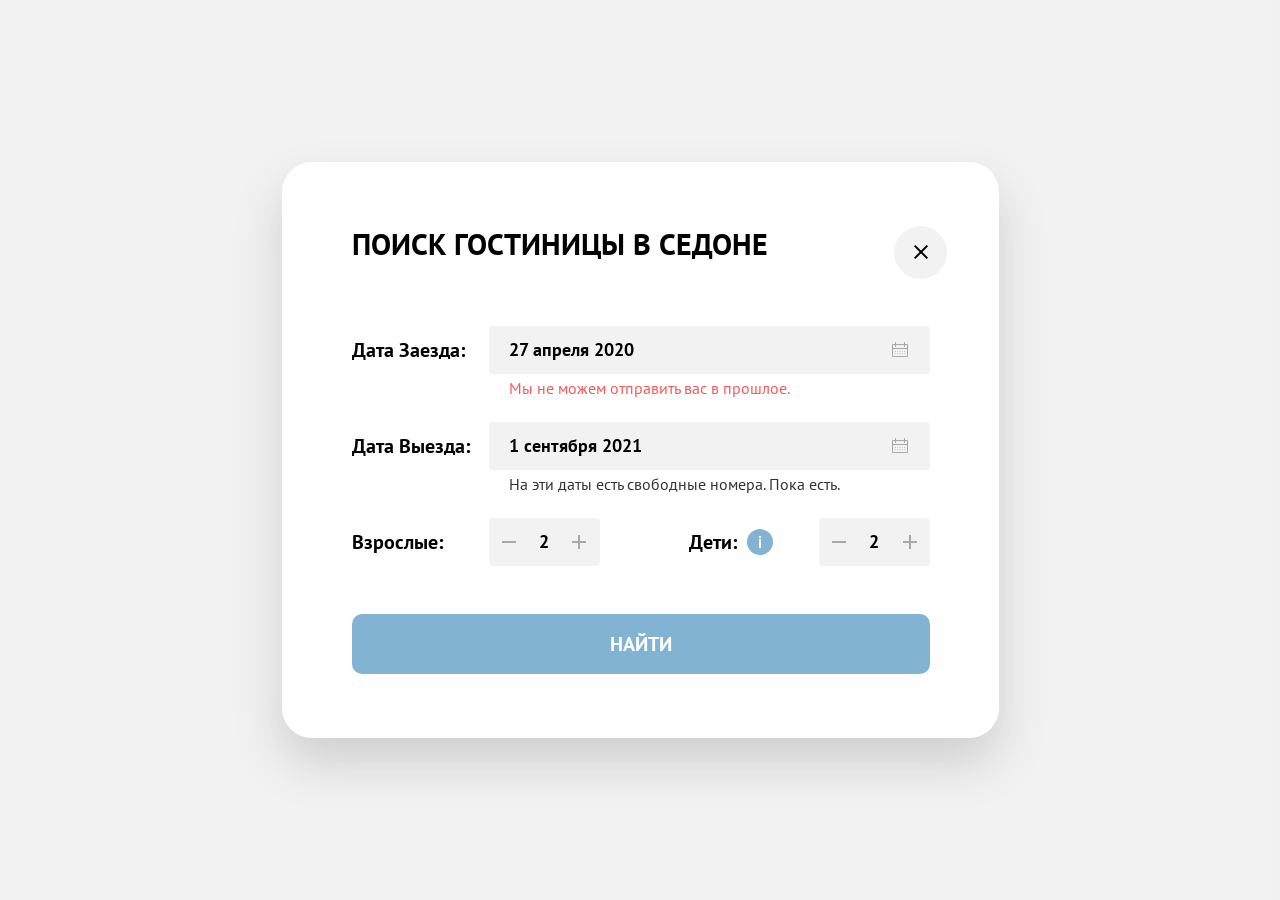
<file: 1/modal.html>
<!DOCTYPE html>
<html lang="ru">

  <head>
    <meta charset="utf-8">
    <title>Модальное окно</title>
    <link rel="stylesheet" href="styles/styles.css">
    <link rel="icon" sizes="32x32" href="favicon.ico">
    <base href="https://htmlacademy-htmlcss.github.io/90549-sedona-3/1/">
</head>

  <body>
    <div class="modal-container" data-test="modal">
      <div class="modal modal-search">
        <button class="modal-close-button" type="button"><span class="visually-hidden">Закрыть модальное
            окно</span></button>
        <section class="modal-content">
          <h2 class="modal-title">Поиск гостиницы в Седоне</h2>
          <form class="modal-form" action="https://echo.htmlacademy.ru/" method="post">
            <label class="modal-label modal-label-check-in" for="check-in">Дата заезда:</label>
            <div class="modal-input-container container-check-in">
              <input class="modal-input modal-input-check-in" type="text" id="check-in" name="check-in"
                value="27 апреля 2020" placeholder="Укажите дату" required>
              <p class="modal-input-info modal-input-info-error">Мы не можем отправить вас в прошлое.</p>
            </div>
            <label class="modal-label modal-label-check-out" for="check-out">Дата выезда:</label>
            <div class="modal-input-container container-check-out">
              <input class="modal-input modal-input-check-out" type="text" id="check-out" name="check-out"
                value="1 сентября 2021" placeholder="Укажите дату" required>
              <p class="modal-input-info">На эти даты есть свободные номера. Пока есть.</p>
            </div>
            <label class="modal-label modal-label-adult" for="adult">Взрослые:</label>
            <div class="modal-input-container container-adult">
              <input class="modal-input modal-input-adult" type="number" id="adult" name="adult" value="2" required>
              <button class="minus" type="button"><span class="visually-hidden">Убавить количество
                  взрослых</span></button>
              <button class="plus" type="button"><span class="visually-hidden">Добавить количество
                  взрослых</span></button>
            </div>
            <div class="modal-label-container">
              <label class="modal-label modal-label-child" for="child">Дети:</label>
              <span class="modal-info tooltip">
                <button class="tooltip-toggle" type="button" aria-labelledby="tooltip-label-date">
                  <svg class="tooltip-icon" width="20" height="20" viewBox="0 0 20 20" fill="none"
                    xmlns="http://www.w3.org/2000/svg">
                    <path fill-rule="evenodd" clip-rule="evenodd" d="M9 4H11V6H9V4ZM11 16H9V7H11V16Z" fill="white" />
                  </svg>
                </button>
                <span class="tooltip-text" role="tooltip" id="tooltip-label-date">Укажите количество детей, которые
                  будут с вами, возраст которых от 6 до 18 лет. Дети до 6 лет размещаются бесплатно.</span>
              </span>
            </div>
            <div class="modal-input-container container-child">
              <input class="modal-input modal-input-child" type="number" id="child" name="child" value="2" required>
              <button class="minus" type="button"><span class="visually-hidden">Убавить количество
                  детей</span></button>
              <button class="plus" type="button"><span class="visually-hidden">Добавить количество
                  детей</span></button>
            </div>
            <button class="modal-button button button-additional" type="submit">Найти</button>
          </form>

        </section>
      </div>
    </div>
  </body>

</html>
</file>
<file: styles/styles.css>
@font-face {
  font-family: "PT Sans";
  font-style: normal;
  font-weight: 400;
  src: url("../fonts/ptsans-400.woff2") format("woff2");
  font-display: swap;
}

@font-face {
  font-family: "PT Sans";
  font-style: normal;
  font-weight: 700;
  src: url("../fonts/ptsans-700.woff2") format("woff2");
  font-display: swap;
}

html {
  height: 100%;
}

body {
  height: 100%;
  min-width: 1200px;

  margin: 0;

  font-family: "PT Sans", "Arial", sans-serif;
  font-size: 22px;
  line-height: 118%;
  font-weight: 400;
  color: #333333;

  background-color: #f2f2f2;
}

img {
  max-width: 100%;
  height: auto;
  object-fit: contain;
}

/* general properties */
.visually-hidden {
  position: absolute;
  width: 1px;
  height: 1px;
  margin: -1px;
  padding: 0;
  border: 0;
  white-space: nowrap;
  clip-path: inset(100%);
  clip: rect(0 0 0 0);
  overflow: hidden;
}

.container {
  display: flex;
  flex-direction: column;
  min-height: 100%;
  width: 1200px;
  margin: 0 auto;

  background-color: #ffffff;
  box-shadow: 0 0 15px 0 rgba(0, 0, 0, 0.2);
}

.page-headline {
  margin: 0;
  text-align: center;

  font-size: 30px;
  line-height: 36px;
  font-weight: 700;
  color: #000000;
  text-transform: uppercase;
}

.page-desc {
  margin: 0;
  text-align: center;
}

.page-subtitle {
  margin: 0;

  font-size: 24px;
  line-height: 117%;
  font-weight: 700;
  color: #000000;
  text-transform: uppercase;
}

.page-other-color {
  color: #ffffff;
}

/* button */
.button {
  padding: 8px 50px;
  text-align: center;

  font-family: inherit;
  font-size: 20px;
  line-height: 36px;
  font-weight: 700;
  color: #ffffff;
  text-decoration: none;
  text-transform: uppercase;

  background-color: #756157;
  border: none;
  border-radius: 4px;

  cursor: pointer;
}

.button:hover {
  background-color: #615048;
}

.button:focus-visible {
  background-color: #615048;
  outline-offset: 3px;
}

@supports not selector(:focus-visible) {
  .button:focus {
    background-color: #615048;
    outline-offset: 3px;
  }
}

.button:active {
  background-color: #756157;
  color: rgba(255, 255, 255, 0.3);
}

.button:disabled {
  background-color: #e5e5e5;
  pointer-events: none;
}

.button-additional {
  background-color: #82b3d3;
}

.button-additional:hover {
  background-color: #68a2ca;
}

.button-additional:focus-visible {
  background-color: #68a2ca;
  outline-offset: 3px;
}

@supports not selector(:focus-visible) {
  .button-additional:focus {
    background-color: #68a2ca;
    outline-offset: 3px;
  }
}

.button-additional:active {
  background-color: #82b3d3;
  color: rgba(255, 255, 255, 0.3);
}

.button-additional:disabled {
  background-color: #e5e5e5;
  pointer-events: none;
}

.button-reset {
  background: transparent;
  border: 0;
}

.button-reset:hover {
  padding: 8px 50px;

  background: transparent;
  border: 0;

  opacity: 0.6;
}

.button-reset:focus-visible {
  padding: 5px 47px;

  background: transparent;
  border: 3px solid #83b3d3;

  outline: none;
}

@supports not selector(:focus-visible) {
  .button-reset:focus {
    padding: 5px 47px;

    background: transparent;
    border: 3px solid #83b3d3;

    outline: none;
  }
}

.button-reset:active {
  padding: 8px 50px;

  background: transparent;
  color: rgba(255, 255, 255, 0.3);
  border: 0;
}

.button-reset:disabled {
  padding: 8px 50px;

  background: transparent;
  border: 0;
  opacity: 0.1;

  pointer-events: none;
}

.favorites-add {
  background-color: #7dB54f;
}

.favorites-add:hover {
  background-color: #6c9e42;
}

.favorites-add:focus-visible {
  background-color: #6c9e42;
  outline-offset: 3px;
}

@supports not selector(:focus-visible) {
  .favorites-add:focus {
    background-color: #6c9e42;
    outline-offset: 3px;
  }
}

.favorites-add:active {
  background-color: #7db54f;
  color: rgba(255, 255, 255, 0.3);
}

.favorites-add:disabled {
  background-color: #e5e5e5;
  pointer-events: none;
}

/* header */
.header-main {
  position: relative;

  display: flex;
  padding: 0 70px;

  color: #000000;
  background-color: #ffffff;
}

.header-logo-link {
  position: absolute;
}

.header-logo-link:hover img {
  transform: scale(1.02);
}

.header-logo-link:active img {
  opacity: 0.9;
}

/* navigation */
.navigation {
  display: flex;
  justify-content: space-between;
  flex-grow: 1;
  margin-left: 168px;
}

.navigation-list {
  display: flex;
  flex-direction: row;
  flex-wrap: wrap;
  justify-content: center;
  align-items: center;
  margin: 0;
  padding: 0;

  list-style-type: none;
}

.navigation-link {
  position: relative;

  display: block;
  padding: 20px 16px;
  max-width: 150px;
  text-align: center;

  font-size: 20px;
  line-height: 24px;
  font-weight: 700;
  color: #000000;
  text-decoration: none;
}

.navigation-link-current::before {
  position: absolute;
  right: 16px;
  bottom: -1px;
  left: 16px;

  height: 2px;

  background-color: #756257;

  content: "";
}

.navigation-menu .navigation-link:hover {
  color: #756157;
}

.navigation-menu .navigation-link:focus-visible {
  color: #756157;
  outline-offset: 3px;
}

@supports not selector(:focus-visible) {
  .navigation-menu .navigation-link:focus {
    color: #756157;
    outline-offset: 3px;
  }
}

.navigation-menu .navigation-link:active {
  color: rgba(117, 97, 87, 0.3);
}

.navigation-search {
  position: relative;
}

.navigation-count {
  position: absolute;
  top: 11px;
  left: 20px;

  min-width: 20px;
  height: 20px;
  padding: 5px 4px;
  box-sizing: border-box;
  text-align: center;

  font-size: 10px;
  line-height: 100%;
  color: #ffffff;

  border-radius: 100vw;
  background: #7db54f;
}

.navigation-button {
  padding: 8px 34px;
  max-width: 250px;

  font-size: 16px;
  line-height: 20px;
  color: #ffffff;
}

.navigation-link-icon {
  position: relative;

  min-width: 20px;
  min-height: 20px;
  padding: 22px 12px;
}

.navigation-icon {
  position: absolute;
  top: 0;
  right: 0;
  bottom: 0;
  left: 0;

  margin: auto;

  fill: #000000;
}

.navigation-link-icon:hover .navigation-icon {
  fill: #756157;
}

.navigation-link-icon:focus-visible .navigation-icon {
  fill: #756157;
  outline-offset: 3px;
}

@supports not selector(:focus-visible) {
  .navigation-link-icon:focus .navigation-icon {
    fill: #756157;
    outline-offset: 3px;
  }
}

.navigation-link-icon:active .navigation-icon {
  fill: rgba(117, 97, 87, 0.3);
}

.navigation-user {
  min-width: 268px;
}

.navigation-button {
  margin-left: 20px;
}

/* main */
.main-index,
.main-inner {
  flex-grow: 1;
}

/* preview  */
.preview {
  padding: 31px 70px 56px;
  box-sizing: border-box;
  min-height: 485px;
  text-align: center;

  background-color: #4d7b9a;
  background-image: url("../images/background/preview.jpg");
  background-size: cover;
  background-position: center center;
  background-repeat: no-repeat;
}

.preview-image {
  margin: 20px;
}

/* advantages  */
.advantages-container {
  padding: 70px 70px;
}

.advantages-title {
  margin-bottom: 25px;
}

.advantages-description {
  margin-bottom: 20px;
}

.advantages-list {
  display: flex;
  flex-wrap: wrap;
  margin: 0;
  padding: 0;

  list-style-type: none;

  background: rgba(130, 179, 211, 0.2);
}

.advantages-item {
  display: flex;
  flex-direction: column;
  justify-content: center;
  align-items: center;
  text-align: center;
}

.advantages-item-title::after {
  display: block;
  width: 60px;
  margin: 30px auto;

  border-bottom: 2px solid rgba(0, 0, 0, 0.3);

  content: "";
}

.advantages-with-image .advantages-item-title::after {
  border-bottom: 2px solid rgba(255, 255, 255, 0.3);
}

.advantages-item-description {
  margin: 0;

  font-size: 18px;
  line-height: 21px;
}

.advantages-item-container {
  width: 400px;
  box-sizing: border-box;
  padding: 102px 85px;
}

.advantages-item-element {
  width: 400px;
  box-sizing: border-box;
  padding: 112px 85px;
}

.advantages-item:nth-child(2n+1) {
  background: rgba(130, 179, 211, 0.12);
}

.advantages-item.advantages-with-image {
  display: flex;
  flex-direction: row;
  justify-content: center;
  align-items: center;

  background: rgba(130, 179, 211, 1);
}

/* recommendations */
.recommendations-container {
  padding: 64px 70px;
}

.recommendations-title {
  margin-bottom: 20px;
}

.recommendations-item-title::before {
  display: block;
  margin: auto;
  margin-bottom: 28px;
  height: 75px;
  width: 75px;

  background-repeat: no-repeat;
  background-position: center center;
  background-size: contain;

  content: "";
}

.recommendations-home .recommendations-item-title:before {
  background-image: url("../images/icons/icon-home.svg");
}

.recommendations-food .recommendations-item-title:before {
  background-image: url("../images/icons/icon-food.svg");
}

.recommendations-gift .recommendations-item-title:before {
  background-image: url("../images/icons/icon-gift.svg");
}

.recommendations-list {
  display: flex;
  flex-direction: row;
  flex-wrap: wrap;
  margin: 0;
  padding: 0;

  list-style-type: none;

  background: rgba(130, 179, 211, 0.12);
}

.recommendations-item {
  width: 400px;
  box-sizing: border-box;
  padding: 80px 85px;
  text-align: center;
}

.recommendations-item:nth-child(2n) {
  background-color: #ffffff;
}

.recommendations-item-description {
  margin: 0;

  font-size: 18px;
  line-height: 21px;
}

.recommendations-item svg {
  min-width: 72px;
  min-height: 75px;
  margin-bottom: 23px;
}

.recommendations-item-title {
  margin-bottom: 30px;
}

/* booking */
.booking {
  text-align: center;
  padding: 97px 70px;
}

.booking-title {
  margin-bottom: 20px;
}

.booking-description {
  margin-bottom: 54px;
}

.booking-button {
  max-width: 400px;
}

/* filter */
.filter-container {
  display: flex;
  flex-direction: column;
  flex-wrap: wrap;

  padding: 35px 70px 62px;

  background-color: #82b3d3;
  background-image: url("../images/background/filter.jpg");
  background-position: center center;
  background-size: cover;
  background-repeat: no-repeat;
  color: #ffffff;
}

.inner-header-title {
  margin: 0;
  margin-bottom: 3px;

  font-size: 60px;
  line-height: 78px;
}

.breadcrumbs-list {
  display: flex;
  flex-direction: row;
  flex-wrap: wrap;
  margin: 0;
  padding: 0;
  margin-bottom: 40px;

  list-style-type: none;
}

.breadcrumbs-link {
  font-size: 16px;
  line-height: 21px;
  color: #ffffff;
  text-decoration: none;
}

.breadcrumbs-item:not(:last-child) {
  margin-right: 18px;
}

.breadcrumbs-item:not(:last-child):not(:first-child) {
  padding-right: 10px;
}

.breadcrumbs-item:not(:first-child) {
  position: relative;
}

.breadcrumbs-item:not(:first-child)::before {
  position: absolute;
  left: -17px;
  top: 10px;

  display: block;
  width: 8px;
  height: 20px;

  background-image: url("../images/icons/icon-breadcrumbs.svg");
  background-repeat: no-repeat;

  content: "";
}

.breadcrumbs-link:hover {
  color: rgba(255, 255, 255, 0.6);
}

.breadcrumbs-link:focus-visible {
  color: #ffffff;
  outline-offset: 3px;
}

@supports not selector(:focus-visible) {
  .breadcrumbs-link:focus {
    color: #ffffff;
    outline-offset: 3px;
  }
}

.breadcrumbs-link:active {
  color: rgba(255, 255, 255, 0.3);
}

.breadcrumbs-home {
  fill: #ffffff;
}

.breadcrumbs-link-icon {
  padding: 10px 10px 10px 0;
}

.breadcrumbs-link-icon:hover .breadcrumbs-home {
  fill: rgba(255, 255, 255, 0.6);
}

.breadcrumbs-link-icon:focus-visible .breadcrumbs-home {
  fill: #ffffff;
}

@supports not selector(:focus-visible) {
  .breadcrumbs-link-icon:focus .breadcrumbs-home {
    fill: #ffffff;
  }
}

.breadcrumbs-link-icon:active .breadcrumbs-home {
  fill: rgba(255, 255, 255, 0.3);
}

.sorting-filter {
  display: flex;
  flex-direction: row;
  flex-wrap: wrap;
  gap: 70px;
}

.sorting-filter-group {
  width: 150px;
  padding: 0;
  margin: 0;

  border: none;
}

.sorting-filter-group-price {
  margin-left: 70px;
}

.sorting-filter-title {
  padding: 0;
  margin-bottom: 32px;

  font-size: 20px;
  line-height: 24px;
  font-weight: 700;
}

.sorting-filter-list {
  display: flex;
  flex-direction: column;
  min-height: 112px;
  gap: 16px;
  padding: 0;
  margin: 0;

  list-style-type: none;
}

.sorting-filter-item {
  font-size: 18px;
  line-height: 23px;
}

.sorting-title {
  margin: 0;

  font-size: 30px;
  line-height: 36px;
  text-transform: uppercase;
  color: #000000;
}

.control {
  position: relative;

  display: block;
  padding-left: 36px;
  cursor: pointer;
}

.control-mark {
  position: absolute;
  top: 2px;
  left: 0;

  width: 20px;
  height: 20px;

  background-color: #ffffff;
  border-radius: 4px;
}

.control:hover .control-mark {
  opacity: 0.6;
}

.control:hover .control-label {
  color: rgba(255, 255, 255, 0.6);
}

.control-input:focus-visible + .control-mark {
  outline: 3px solid #83b3d3;
}

@supports not selector(:focus-visible) {
  .control-input:focus + .control-mark {
    outline: 3px solid #83b3d3;
  }
}

.control:active .control-mark {
  opacity: 0.3;
}

.control:active .control-label {
  color: rgba(255, 255, 255, 0.3);
}

.control-input:disabled ~ .control-mark {
  opacity: 0.1;
}

.control-input:disabled ~ .control-label {
  color: rgba(255, 255, 255, 0.1);
}

.control:has(.control-input:disabled) {
  pointer-events: none;
}

.control-input[type="checkbox"]:checked + .control-mark::before,
.control-input[type="checkbox"]:checked + .control-mark::after {
  position: absolute;
  bottom: 4px;
  left: 4px;

  width: 13px;
  height: 10px;

  background-image: url("../images/icons/icon-checked.svg");
  content: "";
}

.control-input[type="radio"] + .control-mark {
  border-radius: 50%;
}

.control-input[type="radio"]:checked + .control-mark::before {
  position: absolute;
  top: 5px;
  left: 5px;

  width: 10px;
  height: 10px;

  background-color: #3f5e72;
  border-radius: 50%;

  content: "";
}

.sorting-inputs {
  display: flex;
  gap: 0 3px;
  margin-bottom: 44px;

  font-family: inherit;
}

.sorting-label {
  position: relative;
}

.label-price {
  position: absolute;
  right: 20px;
  bottom: 12px;

  color: #000000;
  font-weight: 400;
  font-size: 18px;
  line-height: 133%;

  opacity: 0.3;
}

.price-min {
  border-radius: 4px 0 0 4px;
}

.price-max {
  border-radius: 0 4px 4px 0;
}

.range-input {
  width: 143px;
  padding: 12px 45px 12px 20px;
  box-sizing: border-box;

  font-family: inherit;
  font-weight: 700;
  font-size: 18px;
  line-height: 133%;

  border: none;
}

.range-input::-webkit-outer-spin-button,
.range-input::-webkit-inner-spin-button {
  appearance: none;
  margin: 0;
}

.range-input {
  -moz-appearance: textfield;
}

.range-input:focus-visible {
  outline: 3px solid #83b3d3;
}

@supports not selector(:focus-visible) {
  .range-input:focus {
    outline: 3px solid #83b3d3;
  }
}

/* range */
.range-scale {
  position: relative;

  height: 4px;

  background-color: rgba(255, 255, 255, 0.3);
}

.range-bar {
  position: absolute;

  height: 4px;

  background-color: #ffffff;
}

.range-toggle {
  position: absolute;

  width: 20px;
  height: 20px;
  box-sizing: border-box;

  background: #ffffff;
  border: none;
  border-radius: 5px;

  cursor: pointer;
}

.range-toggle:hover {
  box-shadow: 0 4px 10px 0 rgba(0, 0, 0, 0.25);
}

.range-toggle:focus-visible {
  box-shadow: 0 4px 10px 0 rgba(0, 0, 0, 0.25);
  outline: 3px solid #83b3d3;
}

@supports not selector(:focus-visible) {
  .range-toggle:focus {
    box-shadow: 0 4px 10px 0 rgba(0, 0, 0, 0.25);
    outline: 3px solid #83b3d3;
  }
}

.range-toggle:active {
  border: 2px solid #83b3d3;
  box-shadow: 0 7px 15px 0 rgba(0, 0, 0, 0.4);
}

.toggle-min {
  top: -8px;
  left: 0;
}

.toggle-max {
  top: -8px;
  right: -10px;
}

.select-control {
  position: relative;

  display: block;
  padding: 12px 15px 12px 18px;
  box-sizing: border-box;
  min-width: 292px;
  margin-right: 70px;
  margin-left: auto;

  font-family: inherit;
  font-size: 18px;
  line-height: 21px;
  color: #333333;

  border-radius: 4px;
  border: 2px solid #e5e5e5;
  background: url("../images/icons/icon-arrow.svg") no-repeat right 18px center;

  cursor: pointer;
  appearance: none;
}

.select-control:hover {
  border-color: #68a2ca;
}

.select-control:focus-visible {
  border-color: #68a2ca;
  outline-offset: 3px;
}

@supports not selector(:focus-visible) {
  .select-control:focus {
    border-color: #68a2ca;
    outline-offset: 3px;
  }
}

.select-control:disabled {
  border-color: rgba(0, 0, 0, 0.3);
  opacity: 0, 3;
  background: url("../images/icons/icon-arrow-disabled.svg") no-repeat right 18px center;

  cursor: default;
}

.sort {
  display: flex;
  flex-direction: row;
  flex-wrap: wrap;
  gap: 8px;
  padding: 0;
  margin: 0;

  list-style-type: none;
}

.sort-link {
  position: relative;

  display: block;
  margin: 0;
  box-sizing: border-box;
  width: 48px;
  height: 48px;

  border: 2px solid #e5e5e5;
  border-radius: 4px;
}

.sort-link::after {
  position: absolute;

  top: 50%;
  right: 50%;
  transform: translate(50%, -50%);

  width: 16px;
  height: 14px;
  margin: auto;
  text-align: center;
  vertical-align: middle;

  background-repeat: no-repeat;
  background-position: center center;
  background-size: contain;

  content: "";
}

.sort-link-card::after {
  background-image: url("../images/icons/icon-sort-1.svg");
}

.sort-link-desc::after {
  background-image: url("../images/icons/icon-sort-2.svg");
}

.sort-link-list::after {
  background-image: url("../images/icons/icon-sort-3.svg");
}


.sort-link-current {
  border-color: #000000;
}

.sort-link:hover {
  border-color: #000000;
}

.sort-link:focus-visible {
  border-color: #68a2ca;
  outline-offset: 3px;
}

@supports not selector(:focus-visible) {
  .sort-link:focus {
    border-color: #68a2ca;
    outline-offset: 3px;
  }
}

.sort-link:active {
  border: 2px solid #000000;
}

.sorting-buttons {
  display: flex;
  flex-direction: column;
  margin-top: 56px;
}

.sorting-button {
  font-weight: 700;
  font-size: 16px;
  line-height: 125%;
}

.sorting-buttons .button-additional {
  margin-bottom: 32px;
}

/* catalog */
.catalog {
  display: flex;
  flex-direction: column;
  padding: 50px 70px 60px;
}

.catalog-nav {
  display: flex;
  flex-direction: row;
  align-items: center;
  justify-content: space-between;
  margin-bottom: 39px;
}

.catalog-list {
  position: relative;
  display: flex;
  flex-direction: row;
  flex-wrap: wrap;

  margin: 0;
  padding: 0;
  gap: 18px 20px;
  list-style-type: none;
  margin-bottom: 79px;
}

.catalog-list::after {
  position: absolute;
  height: 1px;
  right: 0;
  left: 0;
  bottom: -40px;

  background-color: #e6e6e6;

  content: "";
}

.catalog-card {
  display: grid;
  grid-template-rows: 212px min-content min-content min-content min-content;
  grid-template-columns: 140px 140px;
  padding: 20px 19px 19px;
  gap: 16px 20px;
  box-sizing: border-box;

  border: 1px solid #e6e6e6;
  border-radius: 4px;
}

.catalog-card-link,
.catalog-card-title {
  grid-column: 1 / -1;
}

.catalog-card-price {
  justify-self: end;
}

.catalog-card-link:hover img {
  box-shadow: 0 15px 30px 0 rgba(0, 0, 0, 0.3);
}

.catalog-card-link:focus-visible img {
  box-shadow: 0 15px 30px 0 rgba(0, 0, 0, 0.3);
  outline-offset: 3px;
}

@supports not selector(:focus-visible) {
  .catalog-card-link:focus img {
    box-shadow: 0 15px 30px 0 rgba(0, 0, 0, 0.3);
    outline-offset: 3px;
  }
}

.catalog-card-link:focus-visible {
  outline-offset: 3px;
}

@supports not selector(:focus-visible) {
  .catalog-card-link:focus {
    outline-offset: 3px;
  }
}

.catalog-card-link:active img {
  opacity: 0.9;
}

.catalog-card-stars {
  background-image: url("../images/icons/icon-star.svg");
  background-repeat: repeat-x;
  background-position: center left;
  background-size: 24px auto;
}

.stars-1 {
  width: 24px;
}

.stars-2 {
  width: 48px;
}

.stars-3 {
  width: 72px;
}

.stars-4 {
  width: 96px;
}

.stars-5 {
  width: 120px;
}

.catalog-card-button,
.favorites {
  padding: 8px 0;
  box-sizing: border-box;

  font-size: 16px;
  line-height: 20px;
}

.catalog-card-title {
  margin: 0;

  font-size: 24px;
  line-height: 28px;
  color: #000000;
}

.catalog-card-type,
.catalog-card-price {
  font-size: 18px;
  line-height: 21px;
}

.catalog-card-rating {
  padding: 9px 22px;
  justify-self: end;

  font-size: 16px;
  line-height: 20px;
  text-transform: uppercase;

  background-color: #f2f2f2;
  border-radius: 4px;
}

/* pagination */
.pagination-list {
  display: flex;
  flex-direction: row;
  flex-wrap: wrap;
  gap: 8px;
  margin: 0;
  padding: 0;

  list-style-type: none;
}

.pagination-link {
  display: flex;
  justify-content: center;
  align-items: center;
  min-width: 60px;
  max-width: 170px;
  min-height: 60px;
  padding: 12px 10px;
  box-sizing: border-box;

  font-size: 20px;
  font-weight: 700;
  line-height: 36px;
  color: #ffffff;
  text-decoration: none;

  border-radius: 4px;
  background-color: #82b3d3;
}

.pagination-link:hover {
  background-color: #68a2ca;
}

.pagination-link:focus-visible {
  background-color: #68a2ca;
  outline-offset: 3px;
}

@supports not selector(:focus-visible) {
  .pagination-link:focus {
    background-color: #68a2ca;
    outline-offset: 3px;
  }
}

.pagination-link:active {
  background-color: #82b3d3;
  color: rgba(255, 255, 255, 0.3);
}

.pagination-current {
  color: #000000;
  background-color: #f2f2f2;

  cursor: default;
  pointer-events: none;
}

.pagination-link-without-number {
  color: #000000;
  background-color: transparent;
}

.pagination-link-without-number:hover {
  background-color: #f2f2f2;
}

.pagination-link-without-number:focus-visible {
  background-color: #f2f2f2;
  outline-offset: 3px;
}

@supports not selector(:focus-visible) {
  .pagination-link-without-number:focus {
    background-color: #f2f2f2;
    outline-offset: 3px;
  }
}

.pagination-link-without-number:active {
  background-color: transparent;
  color: rgba(117, 97, 87, 0.3);
}

/* subscription */
.main-page-subscription {
  background-color: #4d7b9a;
  background-image: url("../images/background/subscribe.jpg");
  background-position: center center;
  background-size: cover;
  background-repeat: no-repeat;
}

.subscription {
  text-align: center;
  padding: 96px 70px 104px 70px;
}

.subscription-title {
  margin-bottom: 20px;
}

.subscription-description {
  margin-bottom: 55px;
}

.subscription-form {
  display: flex;
  justify-content: center;
}

.subscription input {
  padding: 14px 20px;
  width: 452px;
  box-sizing: border-box;

  font-family: inherit;
  font-weight: 400;
  font-size: 18px;
  line-height: 133%;

  border: none;
  border-radius: 4px 0 0 4px;

  background: #f2f2f2;
}

.subscription input:hover {
  background: #e6e6e6;
}

.subscription input:focus-visible {
  padding: 11px 17px;

  background: #e6e6e6;
  border: 3px solid #83b3d3;

  outline-offset: 3px;
}

@supports not selector(:focus-visible) {
  .subscription input:focus {
    padding: 11px 17px;

    background: #e6e6e6;
    border: 3px solid #83b3d3;

    outline-offset: 3px;
  }
}

.subscription-button {
  max-width: 400px;

  border-radius: 0 4px 4px 0;
}

/* footer */
.main-footer {
  display: flex;
  flex-direction: row;
  justify-content: space-between;
  align-items: center;
  padding: 45px 70px 30px 70px;
}

/* social */
.footer-social {
  max-width: 235px;
}

.social-list {
  display: flex;
  flex-wrap: wrap;
  flex-direction: row;
  align-items: center;
  padding: 0;
  margin: 0;

  list-style-type: none;
}

.social-link {
  display: flex;
  align-items: center;
  justify-content: center;
  min-width: 47px;
  min-height: 40px;
}

.social-icon {
  fill: #83b3d3;
}

.social-link:hover .social-icon {
  fill: #68a2ca;
}

.social-link:focus-visible .social-icon {
  fill: #68a2ca;
  outline-offset: 3px;
}

@supports not selector(:focus-visible) {
  .social-link:focus .social-icon {
    fill: #68a2ca;
    outline-offset: 3px;
  }
}

.social-link:active .social-icon {
  fill: rgba(104, 162, 202, 0.3);
}

/* contacts */
.contacts-phone {
  font-style: normal;
  font-size: 40px;
  line-height: 40px;
  color: #000000;
  text-decoration: none;
}

.contacts-phone:hover {
  color: #756157;
}

.contacts-phone:focus-visible {
  color: #756157;
  outline-offset: 3px;
}

@supports not selector(:focus-visible) {
  .contacts-phone:focus {
    color: #756157;
    outline-offset: 3px;
  }
}

.contacts-phone:active {
  color: rgba(117, 97, 87, 0.3);
}

/* copyright */
.footer-copyright-link {
  display: flex;
  margin: 0;
  padding: 0;
  align-items: center;
}

.footer-copyright-icon {
  fill: #000000;
}

.footer-copyright-link:hover .footer-copyright-icon {
  fill: #756157;
}

.footer-copyright-link:focus-visible .footer-copyright-icon {
  fill: #756157;
  outline-offset: 3px;
}

@supports not selector(:focus-visible) {
  .footer-copyright-link:focus .footer-copyright-icon {
    fill: #756157;
    outline-offset: 3px;
  }
}

.footer-copyright-link:active .footer-copyright-icon {
  fill: rgba(117, 97, 87, 0.3);
}

/* modal */
.modal-container {
  position: fixed;
  top: 0;
  left: 0;

  display: flex;
  width: 100%;
  height: 100%;

  background-color: rgba(242, 242, 242, 0.8);
}

.modal-container-close {
  display: none;
}

.modal {
  position: relative;

  margin: auto;
  padding: 64px 70px;

  background-color: #ffffff;
  box-shadow: 0 25px 50px 0 rgba(0, 0, 0, 0.15);
  border-radius: 30px;
}

.modal-close-button {
  position: absolute;
  top: 64px;
  right: 52px;

  width: 53px;
  height: 53px;
  padding: 0;

  border-radius: 100%;
  background-color: #f2f2f2;
  border: none;
  cursor: pointer;
}

.modal-close-button::before,
.modal-close-button::after {
  position: absolute;
  right: 17px;
  top: 25px;

  width: 18px;
  height: 2px;

  background: #000000;

  content: '';
}

.modal-close-button::before {
  transform: rotate(45deg);
}

.modal-close-button::after {
  transform: rotate(-45deg);
}

.modal-close-button:hover {
  background-color: #e6e6e6;
}

.modal-close-button:focus-visible {
  outline: 3px solid #83b3d3;
  background-color: #e6e6e6;
}

@supports not selector(:focus-visible) {
  .modal-close-button:focus {
    outline: 3px solid #83b3d3;
    background-color: #e6e6e6;
  }
}

.modal-close-button:active {
  background-color: #e6e6e6;
}

.modal-close-button:active::before,
.modal-close-button:active::after {
  background: rgba(0, 0, 0, 0.3);
}

.modal-search {
  width: 577px;
}

.modal-title {
  margin: 0;
  margin-bottom: 64px;
  margin-right: 35px;

  font-family: "PT Sans", "Arial", sans-serif;
  font-weight: 700;
  font-size: 30px;
  line-height: 120%;
  text-transform: uppercase;
  color: #000000;
}

.modal-form {
  display: grid;
  overflow-wrap: break-word;
  grid-template-columns: 137px 110px 220px 111px;
  align-items: center;
  gap: 48px 0;
}

.modal-label-check-in,
.modal-label-check-out,
.modal-label-adult {
  grid-column: 1/2;
}

.modal-label-container {
  display: flex;
  flex-wrap: wrap;
  gap: 10px;
  margin-right: 46px;
  margin-left: auto;

  align-items: center;
}

.modal-label-child {
  max-width: 100px;
}

.tooltip {
  position: relative;
}

.tooltip-toggle {
  display: flex;
  flex-wrap: wrap;
  align-items: center;
  justify-content: center;
  padding: 0;
  margin: 0;
  width: 26px;
  height: 26px;

  border: none;
  background-color: #83b3d3;
  border-radius: 50%;

  cursor: pointer;
}

.tooltip-text {
  position: absolute;
  z-index: 2;
  top: 41px;
  left: -108px;

  display: none;
  width: 216px;
  padding: 15px 18px 18px 22px;

  font-size: 16px;
  line-height: 125%;
  font-weight: 400;
  color: #ffffff;


  background-color: #333333;
  border-radius: 10px;

  box-shadow: 0 15px 30px 0 rgba(0, 0, 0, 0.3);
}

.tooltip-text::before {
  position: absolute;
  top: -6px;
  right: 50%;

  display: block;
  width: 15px;
  height: 15px;

  background-color: #333333;
  transform: rotate(45deg);
  content: "";
}

.tooltip-toggle:hover + .tooltip-text,
.tooltip-toggle:focus + .tooltip-text {
  display: block;
}

.container-check-in,
.container-check-out {
  grid-column: 2/-1;
}

.modal-input-check-in,
.modal-input-check-out {
  width: 100%;
  box-sizing: border-box;
  padding: 12px 20px
}

.container-adult {
  grid-column: 2/3;
}

.container-child {
  grid-column: 4/5;
}

.modal-input-info {
  position: absolute;
  bottom: -25px;
  left: 20px;

  padding: 0;
  margin: 0;

  font-weight: 400;
  font-size: 16px;
  line-height: 131%;
  color: #333333;
}

.modal-input-info-error {
  color: #ff5757;
}

.modal-input-container {
  position: relative;
}

.modal-input-adult,
.modal-input-child {
  box-sizing: border-box;
  width: 111px;
  padding: 12px 40px;

  text-align: center;
}

.modal-button {
  grid-column: 1/-1;
}

.modal-label {
  font-family: "PT Sans", "Arial", sans-serif;
  font-weight: 700;
  font-size: 20px;
  line-height: 120%;
  text-transform: capitalize;
  color: #000000;
}

.modal-input {
  position: relative;

  box-sizing: border-box;

  font-family: inherit;
  font-weight: 700;
  font-size: 18px;
  line-height: 133%;
  color: #000000;

  border: none;
  border-radius: 4px;
  background-color: #f2f2f2;

  cursor: pointer;
  appearance: none;
}

.modal-input-check-in,
.modal-input-check-out {
  background: url("../images/icons/icon-calendar.svg") no-repeat right 20px center;
  background-color: #f2f2f2;
}

.modal-form .modal-input:hover {
  background-color: #e5e5e5;
}

.modal-form .modal-input:focus-visible {
  background-color: #e5e5e5;
  outline: 3px solid #83b3d3;
}

@supports not selector(:focus-visible) {
  .modal-form .modal-input:focus {
    background-color: #e5e5e5;
    outline: 3px solid #83b3d3;
  }
}

.modal-form .modal-input:active {
  background-color: #f2f2f2;
}

.modal-form .modal-input:disabled {
  background-color: #e5e5e5;
  pointer-events: none;
}

.modal-form input[type="number"]::-webkit-outer-spin-button,
.modal-form input[type="number"]::-webkit-inner-spin-button {
  -webkit-appearance: none;
  margin: 0;
}

.modal-form input[type="number"] {
  -moz-appearance: textfield;
}


.minus,
.plus {
  position: absolute;

  width: 20px;
  height: 20px;

  border-radius: 4px;
  border: none;

  cursor: pointer;
  opacity: 0.3;
}

.minus {
  top: 14px;
  left: 10px;

  background: url("../images/icons/icon-minus.svg") no-repeat center center;
}

.plus {
  top: 14px;
  right: 10px;

  background: url("../images/icons/icon-plus.svg") no-repeat center center;
}

.modal-input-container:hover .modal-input {
  background-color: #e5e5e5;
}

.minus:hover,
.plus:hover {
  opacity: 1;
}

.minus:focus-visible {
  outline: 3px solid #83b3d3;
  opacity: 1;
}

@supports not selector(:focus-visible) {
  .minus:focus {
    outline: 3px solid #83b3d3;
    opacity: 1;
  }
}

.plus:focus-visible {
  outline: 3px solid #83b3d3;
  opacity: 1;
}

@supports not selector(:focus-visible) {
  .plus:focus {
    outline: 3px solid #83b3d3;
    opacity: 1;
  }
}

.minus:active,
.plus:active {
  opacity: 0.2;
}

.minus:disabled,
.plus:disabled {
  opacity: 0.1;
  pointer-events: none;
}

.modal-button {
  padding-top: 12px;
  padding-bottom: 12px;

  background: #83b3d3;
  border-radius: 10px;
}
</file>
<file: 1/styles/styles.css>
@font-face {
  font-family: "PT Sans";
  font-style: normal;
  font-weight: 400;
  src: url("../fonts/ptsans-400.woff2") format("woff2");
  font-display: swap;
}

@font-face {
  font-family: "PT Sans";
  font-style: normal;
  font-weight: 700;
  src: url("../fonts/ptsans-700.woff2") format("woff2");
  font-display: swap;
}

html {
  height: 100%;
}

body {
  height: 100%;
  min-width: 1200px;

  margin: 0;

  font-family: "PT Sans", "Arial", sans-serif;
  font-size: 22px;
  line-height: 118%;
  font-weight: 400;
  color: #333333;

  background-color: #f2f2f2;
}

img {
  max-width: 100%;
  height: auto;
  object-fit: contain;
}

/* general properties */
.visually-hidden {
  position: absolute;
  width: 1px;
  height: 1px;
  margin: -1px;
  padding: 0;
  border: 0;
  white-space: nowrap;
  clip-path: inset(100%);
  clip: rect(0 0 0 0);
  overflow: hidden;
}

.container {
  display: flex;
  flex-direction: column;
  min-height: 100%;
  width: 1200px;
  margin: 0 auto;

  background-color: #ffffff;
  box-shadow: 0 0 15px 0 rgba(0, 0, 0, 0.2);
}

.page-headline {
  margin: 0;
  text-align: center;

  font-size: 30px;
  line-height: 36px;
  font-weight: 700;
  color: #000000;
  text-transform: uppercase;
}

.page-desc {
  margin: 0;
  text-align: center;
}

.page-subtitle {
  margin: 0;

  font-size: 24px;
  line-height: 117%;
  font-weight: 700;
  color: #000000;
  text-transform: uppercase;
}

.page-other-color {
  color: #ffffff;
}

/* button */
.button {
  padding: 8px 50px;
  text-align: center;

  font-family: inherit;
  font-size: 20px;
  line-height: 36px;
  font-weight: 700;
  color: #ffffff;
  text-decoration: none;
  text-transform: uppercase;

  background-color: #756157;
  border: none;
  border-radius: 4px;

  cursor: pointer;
}

.button:hover {
  background-color: #615048;
}

.button:focus-visible {
  background-color: #615048;
  outline-offset: 3px;
}

@supports not selector(:focus-visible) {
  .button:focus {
    background-color: #615048;
    outline-offset: 3px;
  }
}

.button:active {
  background-color: #756157;
  color: rgba(255, 255, 255, 0.3);
}

.button:disabled {
  background-color: #e5e5e5;
  pointer-events: none;
}

.button-additional {
  background-color: #82b3d3;
}

.button-additional:hover {
  background-color: #68a2ca;
}

.button-additional:focus-visible {
  background-color: #68a2ca;
  outline-offset: 3px;
}

@supports not selector(:focus-visible) {
  .button-additional:focus {
    background-color: #68a2ca;
    outline-offset: 3px;
  }
}

.button-additional:active {
  background-color: #82b3d3;
  color: rgba(255, 255, 255, 0.3);
}

.button-additional:disabled {
  background-color: #e5e5e5;
  pointer-events: none;
}

.button-reset {
  background: transparent;
  border: 0;
}

.button-reset:hover {
  padding: 8px 50px;

  background: transparent;
  border: 0;

  opacity: 0.6;
}

.button-reset:focus-visible {
  padding: 5px 47px;

  background: transparent;
  border: 3px solid #83b3d3;

  outline: none;
}

@supports not selector(:focus-visible) {
  .button-reset:focus {
    padding: 5px 47px;

    background: transparent;
    border: 3px solid #83b3d3;

    outline: none;
  }
}

.button-reset:active {
  padding: 8px 50px;

  background: transparent;
  color: rgba(255, 255, 255, 0.3);
  border: 0;
}

.button-reset:disabled {
  padding: 8px 50px;

  background: transparent;
  border: 0;
  opacity: 0.1;

  pointer-events: none;
}

.favorites-add {
  background-color: #7dB54f;
}

.favorites-add:hover {
  background-color: #6c9e42;
}

.favorites-add:focus-visible {
  background-color: #6c9e42;
  outline-offset: 3px;
}

@supports not selector(:focus-visible) {
  .favorites-add:focus {
    background-color: #6c9e42;
    outline-offset: 3px;
  }
}

.favorites-add:active {
  background-color: #7db54f;
  color: rgba(255, 255, 255, 0.3);
}

.favorites-add:disabled {
  background-color: #e5e5e5;
  pointer-events: none;
}

/* header */
.header-main {
  position: relative;

  display: flex;
  padding: 0 70px;

  color: #000000;
  background-color: #ffffff;
}

.header-logo-link {
  position: absolute;
}

.header-logo-link:hover img {
  transform: scale(1.02);
}

.header-logo-link:active img {
  opacity: 0.9;
}

/* navigation */
.navigation {
  display: flex;
  justify-content: space-between;
  flex-grow: 1;
  margin-left: 168px;
}

.navigation-list {
  display: flex;
  flex-direction: row;
  flex-wrap: wrap;
  justify-content: center;
  align-items: center;
  margin: 0;
  padding: 0;

  list-style-type: none;
}

.navigation-link {
  position: relative;

  display: block;
  padding: 20px 16px;
  max-width: 150px;
  text-align: center;

  font-size: 20px;
  line-height: 24px;
  font-weight: 700;
  color: #000000;
  text-decoration: none;
}

.navigation-link-current::before {
  position: absolute;
  right: 16px;
  bottom: -1px;
  left: 16px;

  height: 2px;

  background-color: #756257;

  content: "";
}

.navigation-menu .navigation-link:hover {
  color: #756157;
}

.navigation-menu .navigation-link:focus-visible {
  color: #756157;
  outline-offset: 3px;
}

@supports not selector(:focus-visible) {
  .navigation-menu .navigation-link:focus {
    color: #756157;
    outline-offset: 3px;
  }
}

.navigation-menu .navigation-link:active {
  color: rgba(117, 97, 87, 0.3);
}

.navigation-search {
  position: relative;
}

.navigation-count {
  position: absolute;
  top: 11px;
  left: 20px;

  min-width: 20px;
  height: 20px;
  padding: 5px 4px;
  box-sizing: border-box;
  text-align: center;

  font-size: 10px;
  line-height: 100%;
  color: #ffffff;

  border-radius: 100vw;
  background: #7db54f;
}

.navigation-button {
  padding: 8px 34px;
  max-width: 250px;

  font-size: 16px;
  line-height: 20px;
  color: #ffffff;
}

.navigation-link-icon {
  position: relative;

  min-width: 20px;
  min-height: 20px;
  padding: 22px 12px;
}

.navigation-icon {
  position: absolute;
  top: 0;
  right: 0;
  bottom: 0;
  left: 0;

  margin: auto;

  fill: #000000;
}

.navigation-link-icon:hover .navigation-icon {
  fill: #756157;
}

.navigation-link-icon:focus-visible .navigation-icon {
  fill: #756157;
  outline-offset: 3px;
}

@supports not selector(:focus-visible) {
  .navigation-link-icon:focus .navigation-icon {
    fill: #756157;
    outline-offset: 3px;
  }
}

.navigation-link-icon:active .navigation-icon {
  fill: rgba(117, 97, 87, 0.3);
}

.navigation-user {
  min-width: 268px;
}

.navigation-button {
  margin-left: 20px;
}

/* main */
.main-index,
.main-inner {
  flex-grow: 1;
}

/* preview  */
.preview {
  padding: 31px 70px 56px;
  box-sizing: border-box;
  min-height: 485px;
  text-align: center;

  background-color: #4d7b9a;
  background-image: url("../images/background/preview.jpg");
  background-size: cover;
  background-position: center center;
  background-repeat: no-repeat;
}

.preview-image {
  margin: 20px;
}

/* advantages  */
.advantages-container {
  padding: 70px 70px;
}

.advantages-title {
  margin-bottom: 25px;
}

.advantages-description {
  margin-bottom: 20px;
}

.advantages-list {
  display: flex;
  flex-wrap: wrap;
  margin: 0;
  padding: 0;

  list-style-type: none;

  background: rgba(130, 179, 211, 0.2);
}

.advantages-item {
  display: flex;
  flex-direction: column;
  justify-content: center;
  align-items: center;
  text-align: center;
}

.advantages-item-title::after {
  display: block;
  width: 60px;
  margin: 30px auto;

  border-bottom: 2px solid rgba(0, 0, 0, 0.3);

  content: "";
}

.advantages-with-image .advantages-item-title::after {
  border-bottom: 2px solid rgba(255, 255, 255, 0.3);
}

.advantages-item-description {
  margin: 0;

  font-size: 18px;
  line-height: 21px;
}

.advantages-item-container {
  width: 400px;
  box-sizing: border-box;
  padding: 102px 85px;
}

.advantages-item-element {
  width: 400px;
  box-sizing: border-box;
  padding: 112px 85px;
}

.advantages-item:nth-child(2n+1) {
  background: rgba(130, 179, 211, 0.12);
}

.advantages-item.advantages-with-image {
  display: flex;
  flex-direction: row;
  justify-content: center;
  align-items: center;

  background: rgba(130, 179, 211, 1);
}

/* recommendations */
.recommendations-container {
  padding: 64px 70px;
}

.recommendations-title {
  margin-bottom: 20px;
}

.recommendations-item-title::before {
  display: block;
  margin: auto;
  margin-bottom: 28px;
  height: 75px;
  width: 75px;

  background-repeat: no-repeat;
  background-position: center center;
  background-size: contain;

  content: "";
}

.recommendations-home .recommendations-item-title:before {
  background-image: url("../images/icons/icon-home.svg");
}

.recommendations-food .recommendations-item-title:before {
  background-image: url("../images/icons/icon-food.svg");
}

.recommendations-gift .recommendations-item-title:before {
  background-image: url("../images/icons/icon-gift.svg");
}

.recommendations-list {
  display: flex;
  flex-direction: row;
  flex-wrap: wrap;
  margin: 0;
  padding: 0;

  list-style-type: none;

  background: rgba(130, 179, 211, 0.12);
}

.recommendations-item {
  width: 400px;
  box-sizing: border-box;
  padding: 80px 85px;
  text-align: center;
}

.recommendations-item:nth-child(2n) {
  background-color: #ffffff;
}

.recommendations-item-description {
  margin: 0;

  font-size: 18px;
  line-height: 21px;
}

.recommendations-item svg {
  min-width: 72px;
  min-height: 75px;
  margin-bottom: 23px;
}

.recommendations-item-title {
  margin-bottom: 30px;
}

/* booking */
.booking {
  text-align: center;
  padding: 97px 70px;
}

.booking-title {
  margin-bottom: 20px;
}

.booking-description {
  margin-bottom: 54px;
}

.booking-button {
  max-width: 400px;
}

/* filter */
.filter-container {
  display: flex;
  flex-direction: column;
  flex-wrap: wrap;

  padding: 35px 70px 62px;

  background-color: #82b3d3;
  background-image: url("../images/background/filter.jpg");
  background-position: center center;
  background-size: cover;
  background-repeat: no-repeat;
  color: #ffffff;
}

.inner-header-title {
  margin: 0;
  margin-bottom: 3px;

  font-size: 60px;
  line-height: 78px;
}

.breadcrumbs-list {
  display: flex;
  flex-direction: row;
  flex-wrap: wrap;
  margin: 0;
  padding: 0;
  margin-bottom: 40px;

  list-style-type: none;
}

.breadcrumbs-link {
  font-size: 16px;
  line-height: 21px;
  color: #ffffff;
  text-decoration: none;
}

.breadcrumbs-item:not(:last-child) {
  margin-right: 18px;
}

.breadcrumbs-item:not(:last-child):not(:first-child) {
  padding-right: 10px;
}

.breadcrumbs-item:not(:first-child) {
  position: relative;
}

.breadcrumbs-item:not(:first-child)::before {
  position: absolute;
  left: -17px;
  top: 10px;

  display: block;
  width: 8px;
  height: 20px;

  background-image: url("../images/icons/icon-breadcrumbs.svg");
  background-repeat: no-repeat;

  content: "";
}

.breadcrumbs-link:hover {
  color: rgba(255, 255, 255, 0.6);
}

.breadcrumbs-link:focus-visible {
  color: #ffffff;
  outline-offset: 3px;
}

@supports not selector(:focus-visible) {
  .breadcrumbs-link:focus {
    color: #ffffff;
    outline-offset: 3px;
  }
}

.breadcrumbs-link:active {
  color: rgba(255, 255, 255, 0.3);
}

.breadcrumbs-home {
  fill: #ffffff;
}

.breadcrumbs-link-icon {
  padding: 10px 10px 10px 0;
}

.breadcrumbs-link-icon:hover .breadcrumbs-home {
  fill: rgba(255, 255, 255, 0.6);
}

.breadcrumbs-link-icon:focus-visible .breadcrumbs-home {
  fill: #ffffff;
}

@supports not selector(:focus-visible) {
  .breadcrumbs-link-icon:focus .breadcrumbs-home {
    fill: #ffffff;
  }
}

.breadcrumbs-link-icon:active .breadcrumbs-home {
  fill: rgba(255, 255, 255, 0.3);
}

.sorting-filter {
  display: flex;
  flex-direction: row;
  flex-wrap: wrap;
  gap: 70px;
}

.sorting-filter-group {
  width: 150px;
  padding: 0;
  margin: 0;

  border: none;
}

.sorting-filter-group-price {
  margin-left: 70px;
}

.sorting-filter-title {
  padding: 0;
  margin-bottom: 32px;

  font-size: 20px;
  line-height: 24px;
  font-weight: 700;
}

.sorting-filter-list {
  display: flex;
  flex-direction: column;
  min-height: 112px;
  gap: 16px;
  padding: 0;
  margin: 0;

  list-style-type: none;
}

.sorting-filter-item {
  font-size: 18px;
  line-height: 23px;
}

.sorting-title {
  margin: 0;

  font-size: 30px;
  line-height: 36px;
  text-transform: uppercase;
  color: #000000;
}

.control {
  position: relative;

  display: block;
  padding-left: 36px;
  cursor: pointer;
}

.control-mark {
  position: absolute;
  top: 2px;
  left: 0;

  width: 20px;
  height: 20px;

  background-color: #ffffff;
  border-radius: 4px;
}

.control:hover .control-mark {
  opacity: 0.6;
}

.control:hover .control-label {
  color: rgba(255, 255, 255, 0.6);
}

.control-input:focus-visible + .control-mark {
  outline: 3px solid #83b3d3;
}

@supports not selector(:focus-visible) {
  .control-input:focus + .control-mark {
    outline: 3px solid #83b3d3;
  }
}

.control:active .control-mark {
  opacity: 0.3;
}

.control:active .control-label {
  color: rgba(255, 255, 255, 0.3);
}

.control-input:disabled ~ .control-mark {
  opacity: 0.1;
}

.control-input:disabled ~ .control-label {
  color: rgba(255, 255, 255, 0.1);
}

.control:has(.control-input:disabled) {
  pointer-events: none;
}

.control-input[type="checkbox"]:checked + .control-mark::before,
.control-input[type="checkbox"]:checked + .control-mark::after {
  position: absolute;
  bottom: 4px;
  left: 4px;

  width: 13px;
  height: 10px;

  background-image: url("../images/icons/icon-checked.svg");
  content: "";
}

.control-input[type="radio"] + .control-mark {
  border-radius: 50%;
}

.control-input[type="radio"]:checked + .control-mark::before {
  position: absolute;
  top: 5px;
  left: 5px;

  width: 10px;
  height: 10px;

  background-color: #3f5e72;
  border-radius: 50%;

  content: "";
}

.sorting-inputs {
  display: flex;
  gap: 0 3px;
  margin-bottom: 44px;

  font-family: inherit;
}

.sorting-label {
  position: relative;
}

.label-price {
  position: absolute;
  right: 20px;
  bottom: 12px;

  color: #000000;
  font-weight: 400;
  font-size: 18px;
  line-height: 133%;

  opacity: 0.3;
}

.price-min {
  border-radius: 4px 0 0 4px;
}

.price-max {
  border-radius: 0 4px 4px 0;
}

.range-input {
  width: 143px;
  padding: 12px 45px 12px 20px;
  box-sizing: border-box;

  font-family: inherit;
  font-weight: 700;
  font-size: 18px;
  line-height: 133%;

  border: none;
}

.range-input::-webkit-outer-spin-button,
.range-input::-webkit-inner-spin-button {
  appearance: none;
  margin: 0;
}

.range-input {
  -moz-appearance: textfield;
}

.range-input:focus-visible {
  outline: 3px solid #83b3d3;
}

@supports not selector(:focus-visible) {
  .range-input:focus {
    outline: 3px solid #83b3d3;
  }
}

/* range */
.range-scale {
  position: relative;

  height: 4px;

  background-color: rgba(255, 255, 255, 0.3);
}

.range-bar {
  position: absolute;

  height: 4px;

  background-color: #ffffff;
}

.range-toggle {
  position: absolute;

  width: 20px;
  height: 20px;
  box-sizing: border-box;

  background: #ffffff;
  border: none;
  border-radius: 5px;

  cursor: pointer;
}

.range-toggle:hover {
  box-shadow: 0 4px 10px 0 rgba(0, 0, 0, 0.25);
}

.range-toggle:focus-visible {
  box-shadow: 0 4px 10px 0 rgba(0, 0, 0, 0.25);
  outline: 3px solid #83b3d3;
}

@supports not selector(:focus-visible) {
  .range-toggle:focus {
    box-shadow: 0 4px 10px 0 rgba(0, 0, 0, 0.25);
    outline: 3px solid #83b3d3;
  }
}

.range-toggle:active {
  border: 2px solid #83b3d3;
  box-shadow: 0 7px 15px 0 rgba(0, 0, 0, 0.4);
}

.toggle-min {
  top: -8px;
  left: 0;
}

.toggle-max {
  top: -8px;
  right: -10px;
}

.select-control {
  position: relative;

  display: block;
  padding: 12px 15px 12px 18px;
  box-sizing: border-box;
  min-width: 292px;
  margin-right: 70px;
  margin-left: auto;

  font-family: inherit;
  font-size: 18px;
  line-height: 21px;
  color: #333333;

  border-radius: 4px;
  border: 2px solid #e5e5e5;
  background: url("../images/icons/icon-arrow.svg") no-repeat right 18px center;

  cursor: pointer;
  appearance: none;
}

.select-control:hover {
  border-color: #68a2ca;
}

.select-control:focus-visible {
  border-color: #68a2ca;
  outline-offset: 3px;
}

@supports not selector(:focus-visible) {
  .select-control:focus {
    border-color: #68a2ca;
    outline-offset: 3px;
  }
}

.select-control:disabled {
  border-color: rgba(0, 0, 0, 0.3);
  opacity: 0, 3;
  background: url("../images/icons/icon-arrow-disabled.svg") no-repeat right 18px center;

  cursor: default;
}

.sort {
  display: flex;
  flex-direction: row;
  flex-wrap: wrap;
  gap: 8px;
  padding: 0;
  margin: 0;

  list-style-type: none;
}

.sort-link {
  position: relative;

  display: block;
  margin: 0;
  box-sizing: border-box;
  width: 48px;
  height: 48px;

  border: 2px solid #e5e5e5;
  border-radius: 4px;
}

.sort-link::after {
  position: absolute;

  top: 50%;
  right: 50%;
  transform: translate(50%, -50%);

  width: 16px;
  height: 14px;
  margin: auto;
  text-align: center;
  vertical-align: middle;

  background-repeat: no-repeat;
  background-position: center center;
  background-size: contain;

  content: "";
}

.sort-link-card::after {
  background-image: url("../images/icons/icon-sort-1.svg");
}

.sort-link-desc::after {
  background-image: url("../images/icons/icon-sort-2.svg");
}

.sort-link-list::after {
  background-image: url("../images/icons/icon-sort-3.svg");
}


.sort-link-current {
  border-color: #000000;
}

.sort-link:hover {
  border-color: #000000;
}

.sort-link:focus-visible {
  border-color: #68a2ca;
  outline-offset: 3px;
}

@supports not selector(:focus-visible) {
  .sort-link:focus {
    border-color: #68a2ca;
    outline-offset: 3px;
  }
}

.sort-link:active {
  border: 2px solid #000000;
}

.sorting-buttons {
  display: flex;
  flex-direction: column;
  margin-top: 56px;
}

.sorting-button {
  font-weight: 700;
  font-size: 16px;
  line-height: 125%;
}

.sorting-buttons .button-additional {
  margin-bottom: 32px;
}

/* catalog */
.catalog {
  display: flex;
  flex-direction: column;
  padding: 50px 70px 60px;
}

.catalog-nav {
  display: flex;
  flex-direction: row;
  align-items: center;
  justify-content: space-between;
  margin-bottom: 39px;
}

.catalog-list {
  position: relative;
  display: flex;
  flex-direction: row;
  flex-wrap: wrap;

  margin: 0;
  padding: 0;
  gap: 18px 20px;
  list-style-type: none;
  margin-bottom: 79px;
}

.catalog-list::after {
  position: absolute;
  height: 1px;
  right: 0;
  left: 0;
  bottom: -40px;

  background-color: #e6e6e6;

  content: "";
}

.catalog-card {
  display: grid;
  grid-template-rows: 212px min-content min-content min-content min-content;
  grid-template-columns: 140px 140px;
  padding: 20px 19px 19px;
  gap: 16px 20px;
  box-sizing: border-box;

  border: 1px solid #e6e6e6;
  border-radius: 4px;
}

.catalog-card-link,
.catalog-card-title {
  grid-column: 1 / -1;
}

.catalog-card-price {
  justify-self: end;
}

.catalog-card-link:hover img {
  box-shadow: 0 15px 30px 0 rgba(0, 0, 0, 0.3);
}

.catalog-card-link:focus-visible img {
  box-shadow: 0 15px 30px 0 rgba(0, 0, 0, 0.3);
  outline-offset: 3px;
}

@supports not selector(:focus-visible) {
  .catalog-card-link:focus img {
    box-shadow: 0 15px 30px 0 rgba(0, 0, 0, 0.3);
    outline-offset: 3px;
  }
}

.catalog-card-link:focus-visible {
  outline-offset: 3px;
}

@supports not selector(:focus-visible) {
  .catalog-card-link:focus {
    outline-offset: 3px;
  }
}

.catalog-card-link:active img {
  opacity: 0.9;
}

.catalog-card-stars {
  background-image: url("../images/icons/icon-star.svg");
  background-repeat: repeat-x;
  background-position: center left;
  background-size: 24px auto;
}

.stars-1 {
  width: 24px;
}

.stars-2 {
  width: 48px;
}

.stars-3 {
  width: 72px;
}

.stars-4 {
  width: 96px;
}

.stars-5 {
  width: 120px;
}

.catalog-card-button,
.favorites {
  padding: 8px 0;
  box-sizing: border-box;

  font-size: 16px;
  line-height: 20px;
}

.catalog-card-title {
  margin: 0;

  font-size: 24px;
  line-height: 28px;
  color: #000000;
}

.catalog-card-type,
.catalog-card-price {
  font-size: 18px;
  line-height: 21px;
}

.catalog-card-rating {
  padding: 9px 22px;
  justify-self: end;

  font-size: 16px;
  line-height: 20px;
  text-transform: uppercase;

  background-color: #f2f2f2;
  border-radius: 4px;
}

/* pagination */
.pagination-list {
  display: flex;
  flex-direction: row;
  flex-wrap: wrap;
  gap: 8px;
  margin: 0;
  padding: 0;

  list-style-type: none;
}

.pagination-link {
  display: flex;
  justify-content: center;
  align-items: center;
  min-width: 60px;
  max-width: 170px;
  min-height: 60px;
  padding: 12px 10px;
  box-sizing: border-box;

  font-size: 20px;
  font-weight: 700;
  line-height: 36px;
  color: #ffffff;
  text-decoration: none;

  border-radius: 4px;
  background-color: #82b3d3;
}

.pagination-link:hover {
  background-color: #68a2ca;
}

.pagination-link:focus-visible {
  background-color: #68a2ca;
  outline-offset: 3px;
}

@supports not selector(:focus-visible) {
  .pagination-link:focus {
    background-color: #68a2ca;
    outline-offset: 3px;
  }
}

.pagination-link:active {
  background-color: #82b3d3;
  color: rgba(255, 255, 255, 0.3);
}

.pagination-current {
  color: #000000;
  background-color: #f2f2f2;

  cursor: default;
  pointer-events: none;
}

.pagination-link-without-number {
  color: #000000;
  background-color: transparent;
}

.pagination-link-without-number:hover {
  background-color: #f2f2f2;
}

.pagination-link-without-number:focus-visible {
  background-color: #f2f2f2;
  outline-offset: 3px;
}

@supports not selector(:focus-visible) {
  .pagination-link-without-number:focus {
    background-color: #f2f2f2;
    outline-offset: 3px;
  }
}

.pagination-link-without-number:active {
  background-color: transparent;
  color: rgba(117, 97, 87, 0.3);
}

/* subscription */
.main-page-subscription {
  background-color: #4d7b9a;
  background-image: url("../images/background/subscribe.jpg");
  background-position: center center;
  background-size: cover;
  background-repeat: no-repeat;
}

.subscription {
  text-align: center;
  padding: 96px 70px 104px 70px;
}

.subscription-title {
  margin-bottom: 20px;
}

.subscription-description {
  margin-bottom: 55px;
}

.subscription-form {
  display: flex;
  justify-content: center;
}

.subscription input {
  padding: 14px 20px;
  width: 452px;
  box-sizing: border-box;

  font-family: inherit;
  font-weight: 400;
  font-size: 18px;
  line-height: 133%;

  border: none;
  border-radius: 4px 0 0 4px;

  background: #f2f2f2;
}

.subscription input:hover {
  background: #e6e6e6;
}

.subscription input:focus-visible {
  padding: 11px 17px;

  background: #e6e6e6;
  border: 3px solid #83b3d3;

  outline-offset: 3px;
}

@supports not selector(:focus-visible) {
  .subscription input:focus {
    padding: 11px 17px;

    background: #e6e6e6;
    border: 3px solid #83b3d3;

    outline-offset: 3px;
  }
}

.subscription-button {
  max-width: 400px;

  border-radius: 0 4px 4px 0;
}

/* footer */
.main-footer {
  display: flex;
  flex-direction: row;
  justify-content: space-between;
  align-items: center;
  padding: 45px 70px 30px 70px;
}

/* social */
.footer-social {
  max-width: 235px;
}

.social-list {
  display: flex;
  flex-wrap: wrap;
  flex-direction: row;
  align-items: center;
  padding: 0;
  margin: 0;

  list-style-type: none;
}

.social-link {
  display: flex;
  align-items: center;
  justify-content: center;
  min-width: 47px;
  min-height: 40px;
}

.social-icon {
  fill: #83b3d3;
}

.social-link:hover .social-icon {
  fill: #68a2ca;
}

.social-link:focus-visible .social-icon {
  fill: #68a2ca;
  outline-offset: 3px;
}

@supports not selector(:focus-visible) {
  .social-link:focus .social-icon {
    fill: #68a2ca;
    outline-offset: 3px;
  }
}

.social-link:active .social-icon {
  fill: rgba(104, 162, 202, 0.3);
}

/* contacts */
.contacts-phone {
  font-style: normal;
  font-size: 40px;
  line-height: 40px;
  color: #000000;
  text-decoration: none;
}

.contacts-phone:hover {
  color: #756157;
}

.contacts-phone:focus-visible {
  color: #756157;
  outline-offset: 3px;
}

@supports not selector(:focus-visible) {
  .contacts-phone:focus {
    color: #756157;
    outline-offset: 3px;
  }
}

.contacts-phone:active {
  color: rgba(117, 97, 87, 0.3);
}

/* copyright */
.footer-copyright-link {
  display: flex;
  margin: 0;
  padding: 0;
  align-items: center;
}

.footer-copyright-icon {
  fill: #000000;
}

.footer-copyright-link:hover .footer-copyright-icon {
  fill: #756157;
}

.footer-copyright-link:focus-visible .footer-copyright-icon {
  fill: #756157;
  outline-offset: 3px;
}

@supports not selector(:focus-visible) {
  .footer-copyright-link:focus .footer-copyright-icon {
    fill: #756157;
    outline-offset: 3px;
  }
}

.footer-copyright-link:active .footer-copyright-icon {
  fill: rgba(117, 97, 87, 0.3);
}

/* modal */
.modal-container {
  position: fixed;
  top: 0;
  left: 0;

  display: flex;
  width: 100%;
  height: 100%;

  background-color: rgba(242, 242, 242, 0.8);
}

.modal-container-close {
  display: none;
}

.modal {
  position: relative;

  margin: auto;
  padding: 64px 70px;

  background-color: #ffffff;
  box-shadow: 0 25px 50px 0 rgba(0, 0, 0, 0.15);
  border-radius: 30px;
}

.modal-close-button {
  position: absolute;
  top: 64px;
  right: 52px;

  width: 53px;
  height: 53px;
  padding: 0;

  border-radius: 100%;
  background-color: #f2f2f2;
  border: none;
  cursor: pointer;
}

.modal-close-button::before,
.modal-close-button::after {
  position: absolute;
  right: 17px;
  top: 25px;

  width: 18px;
  height: 2px;

  background: #000000;

  content: '';
}

.modal-close-button::before {
  transform: rotate(45deg);
}

.modal-close-button::after {
  transform: rotate(-45deg);
}

.modal-close-button:hover {
  background-color: #e6e6e6;
}

.modal-close-button:focus-visible {
  outline: 3px solid #83b3d3;
  background-color: #e6e6e6;
}

@supports not selector(:focus-visible) {
  .modal-close-button:focus {
    outline: 3px solid #83b3d3;
    background-color: #e6e6e6;
  }
}

.modal-close-button:active {
  background-color: #e6e6e6;
}

.modal-close-button:active::before,
.modal-close-button:active::after {
  background: rgba(0, 0, 0, 0.3);
}

.modal-search {
  width: 577px;
}

.modal-title {
  margin: 0;
  margin-bottom: 64px;
  margin-right: 35px;

  font-family: "PT Sans", "Arial", sans-serif;
  font-weight: 700;
  font-size: 30px;
  line-height: 120%;
  text-transform: uppercase;
  color: #000000;
}

.modal-form {
  display: grid;
  overflow-wrap: break-word;
  grid-template-columns: 137px 110px 220px 111px;
  align-items: center;
  gap: 48px 0;
}

.modal-label-check-in,
.modal-label-check-out,
.modal-label-adult {
  grid-column: 1/2;
}

.modal-label-container {
  display: flex;
  flex-wrap: wrap;
  gap: 10px;
  margin-right: 46px;
  margin-left: auto;

  align-items: center;
}

.modal-label-child {
  max-width: 100px;
}

.tooltip {
  position: relative;
}

.tooltip-toggle {
  display: flex;
  flex-wrap: wrap;
  align-items: center;
  justify-content: center;
  padding: 0;
  margin: 0;
  width: 26px;
  height: 26px;

  border: none;
  background-color: #83b3d3;
  border-radius: 50%;

  cursor: pointer;
}

.tooltip-text {
  position: absolute;
  z-index: 2;
  top: 41px;
  left: -108px;

  display: none;
  width: 216px;
  padding: 15px 18px 18px 22px;

  font-size: 16px;
  line-height: 125%;
  font-weight: 400;
  color: #ffffff;


  background-color: #333333;
  border-radius: 10px;

  box-shadow: 0 15px 30px 0 rgba(0, 0, 0, 0.3);
}

.tooltip-text::before {
  position: absolute;
  top: -6px;
  right: 50%;

  display: block;
  width: 15px;
  height: 15px;

  background-color: #333333;
  transform: rotate(45deg);
  content: "";
}

.tooltip-toggle:hover + .tooltip-text,
.tooltip-toggle:focus + .tooltip-text {
  display: block;
}

.container-check-in,
.container-check-out {
  grid-column: 2/-1;
}

.modal-input-check-in,
.modal-input-check-out {
  width: 100%;
  box-sizing: border-box;
  padding: 12px 20px
}

.container-adult {
  grid-column: 2/3;
}

.container-child {
  grid-column: 4/5;
}

.modal-input-info {
  position: absolute;
  bottom: -25px;
  left: 20px;

  padding: 0;
  margin: 0;

  font-weight: 400;
  font-size: 16px;
  line-height: 131%;
  color: #333333;
}

.modal-input-info-error {
  color: #ff5757;
}

.modal-input-container {
  position: relative;
}

.modal-input-adult,
.modal-input-child {
  box-sizing: border-box;
  width: 111px;
  padding: 12px 40px;

  text-align: center;
}

.modal-button {
  grid-column: 1/-1;
}

.modal-label {
  font-family: "PT Sans", "Arial", sans-serif;
  font-weight: 700;
  font-size: 20px;
  line-height: 120%;
  text-transform: capitalize;
  color: #000000;
}

.modal-input {
  position: relative;

  box-sizing: border-box;

  font-family: inherit;
  font-weight: 700;
  font-size: 18px;
  line-height: 133%;
  color: #000000;

  border: none;
  border-radius: 4px;
  background-color: #f2f2f2;

  cursor: pointer;
  appearance: none;
}

.modal-input-check-in,
.modal-input-check-out {
  background: url("../images/icons/icon-calendar.svg") no-repeat right 20px center;
  background-color: #f2f2f2;
}

.modal-form .modal-input:hover {
  background-color: #e5e5e5;
}

.modal-form .modal-input:focus-visible {
  background-color: #e5e5e5;
  outline: 3px solid #83b3d3;
}

@supports not selector(:focus-visible) {
  .modal-form .modal-input:focus {
    background-color: #e5e5e5;
    outline: 3px solid #83b3d3;
  }
}

.modal-form .modal-input:active {
  background-color: #f2f2f2;
}

.modal-form .modal-input:disabled {
  background-color: #e5e5e5;
  pointer-events: none;
}

.modal-form input[type="number"]::-webkit-outer-spin-button,
.modal-form input[type="number"]::-webkit-inner-spin-button {
  -webkit-appearance: none;
  margin: 0;
}

.modal-form input[type="number"] {
  -moz-appearance: textfield;
}


.minus,
.plus {
  position: absolute;

  width: 20px;
  height: 20px;

  border-radius: 4px;
  border: none;

  cursor: pointer;
  opacity: 0.3;
}

.minus {
  top: 14px;
  left: 10px;

  background: url("../images/icons/icon-minus.svg") no-repeat center center;
}

.plus {
  top: 14px;
  right: 10px;

  background: url("../images/icons/icon-plus.svg") no-repeat center center;
}

.modal-input-container:hover .modal-input {
  background-color: #e5e5e5;
}

.minus:hover,
.plus:hover {
  opacity: 1;
}

.minus:focus-visible {
  outline: 3px solid #83b3d3;
  opacity: 1;
}

@supports not selector(:focus-visible) {
  .minus:focus {
    outline: 3px solid #83b3d3;
    opacity: 1;
  }
}

.plus:focus-visible {
  outline: 3px solid #83b3d3;
  opacity: 1;
}

@supports not selector(:focus-visible) {
  .plus:focus {
    outline: 3px solid #83b3d3;
    opacity: 1;
  }
}

.minus:active,
.plus:active {
  opacity: 0.2;
}

.minus:disabled,
.plus:disabled {
  opacity: 0.1;
  pointer-events: none;
}

.modal-button {
  padding-top: 12px;
  padding-bottom: 12px;

  background: #83b3d3;
  border-radius: 10px;
}
</file>
